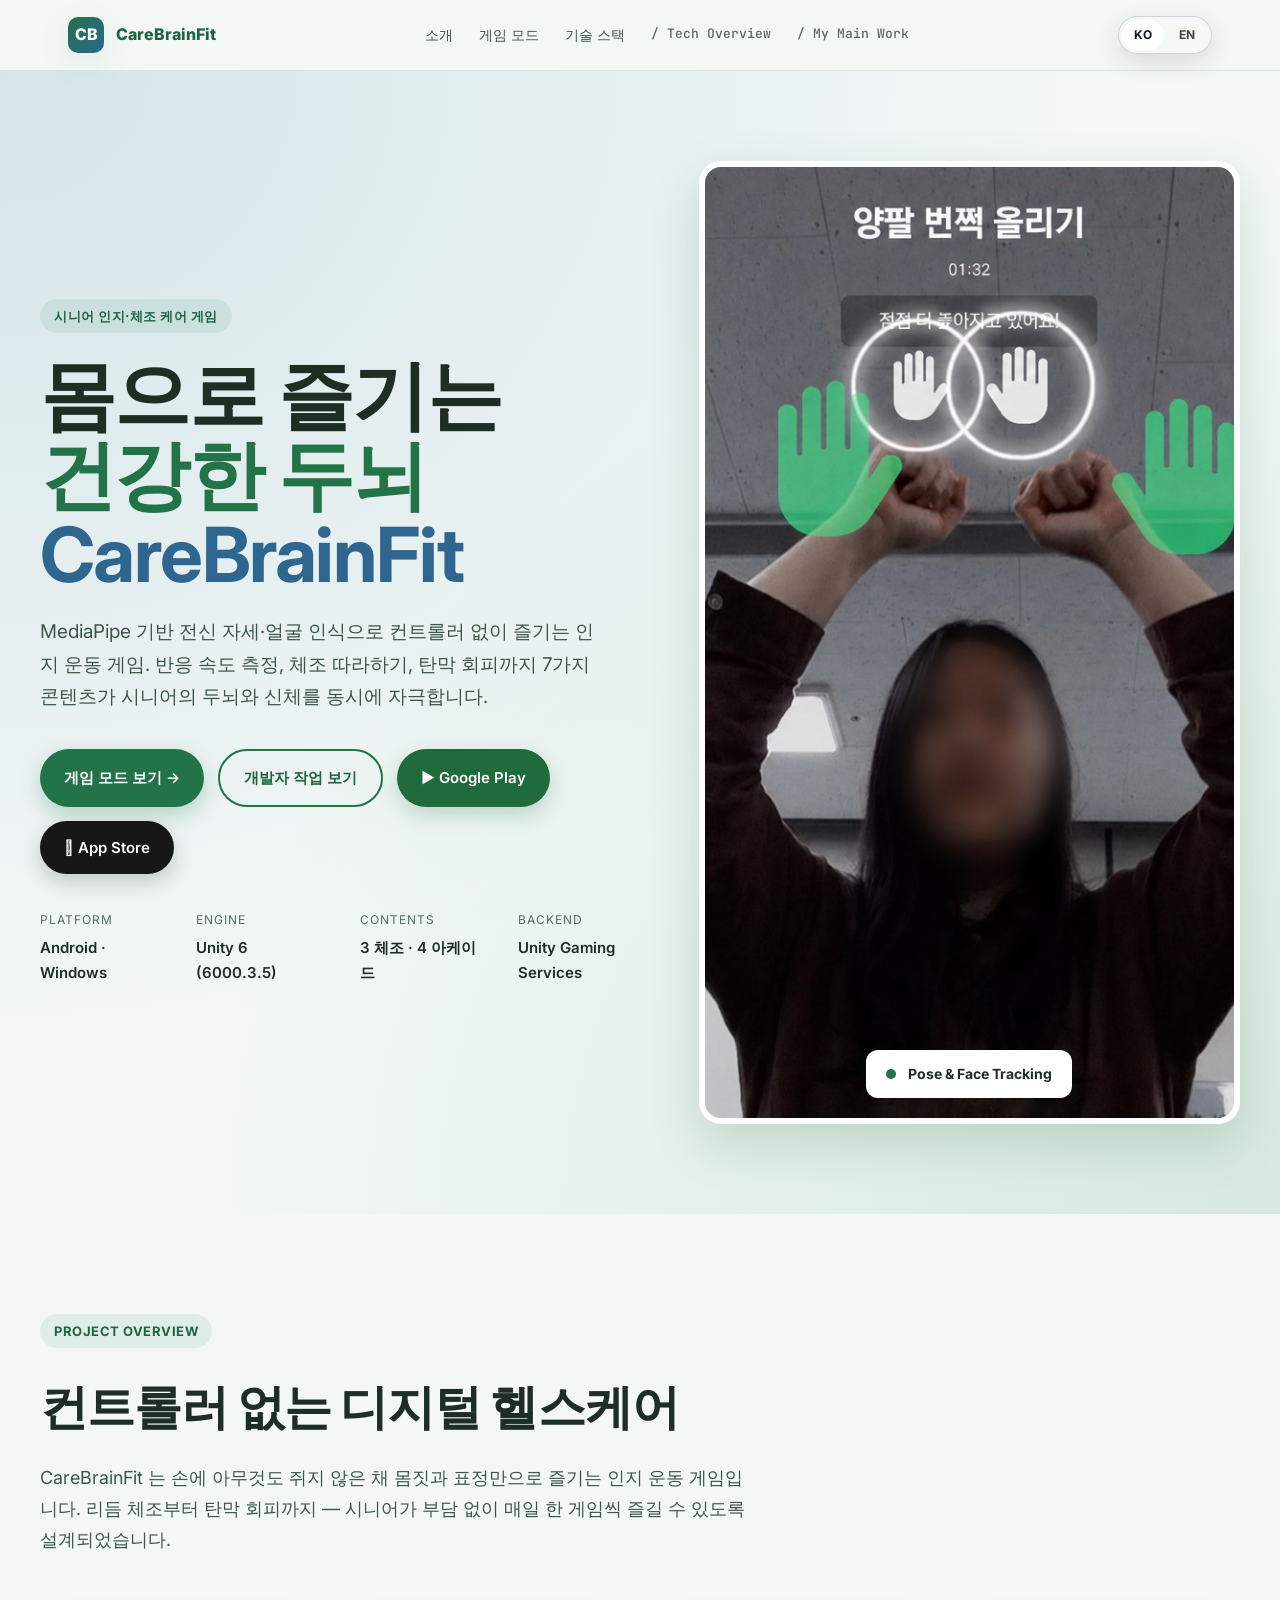
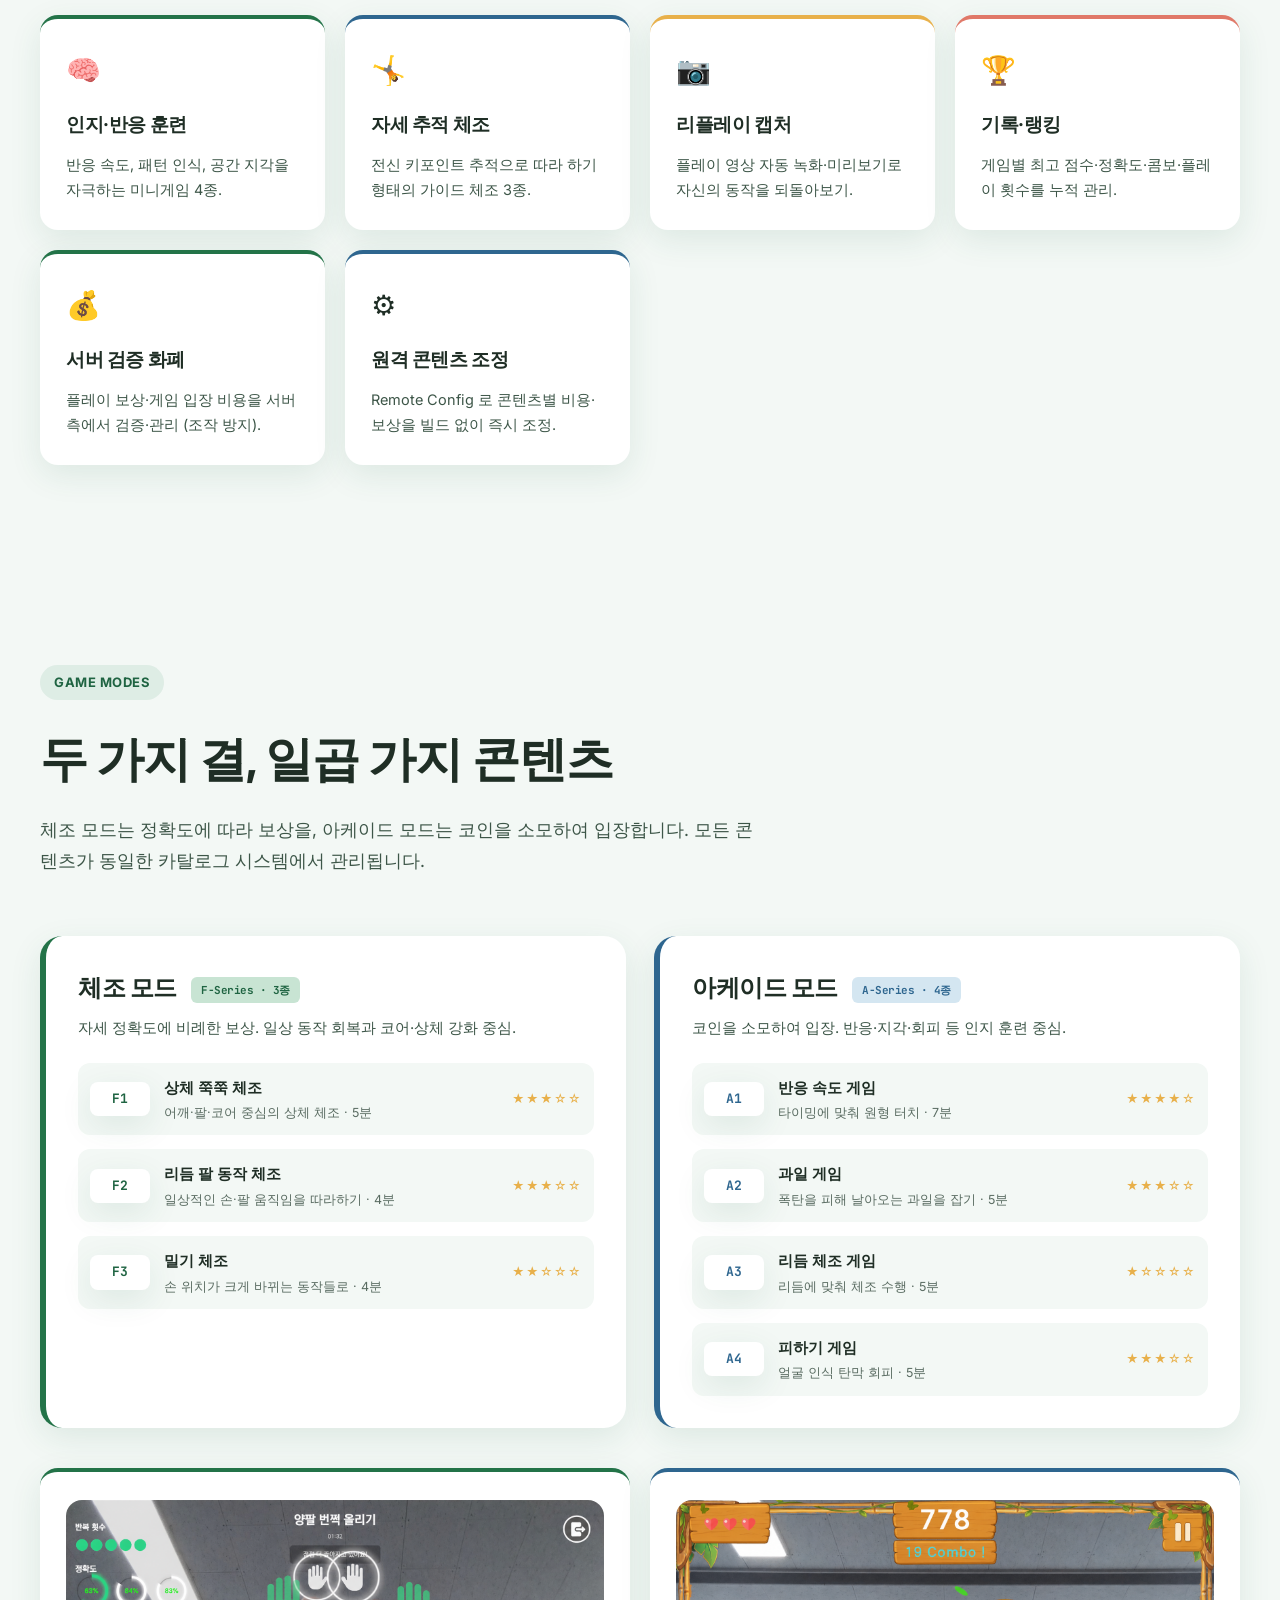
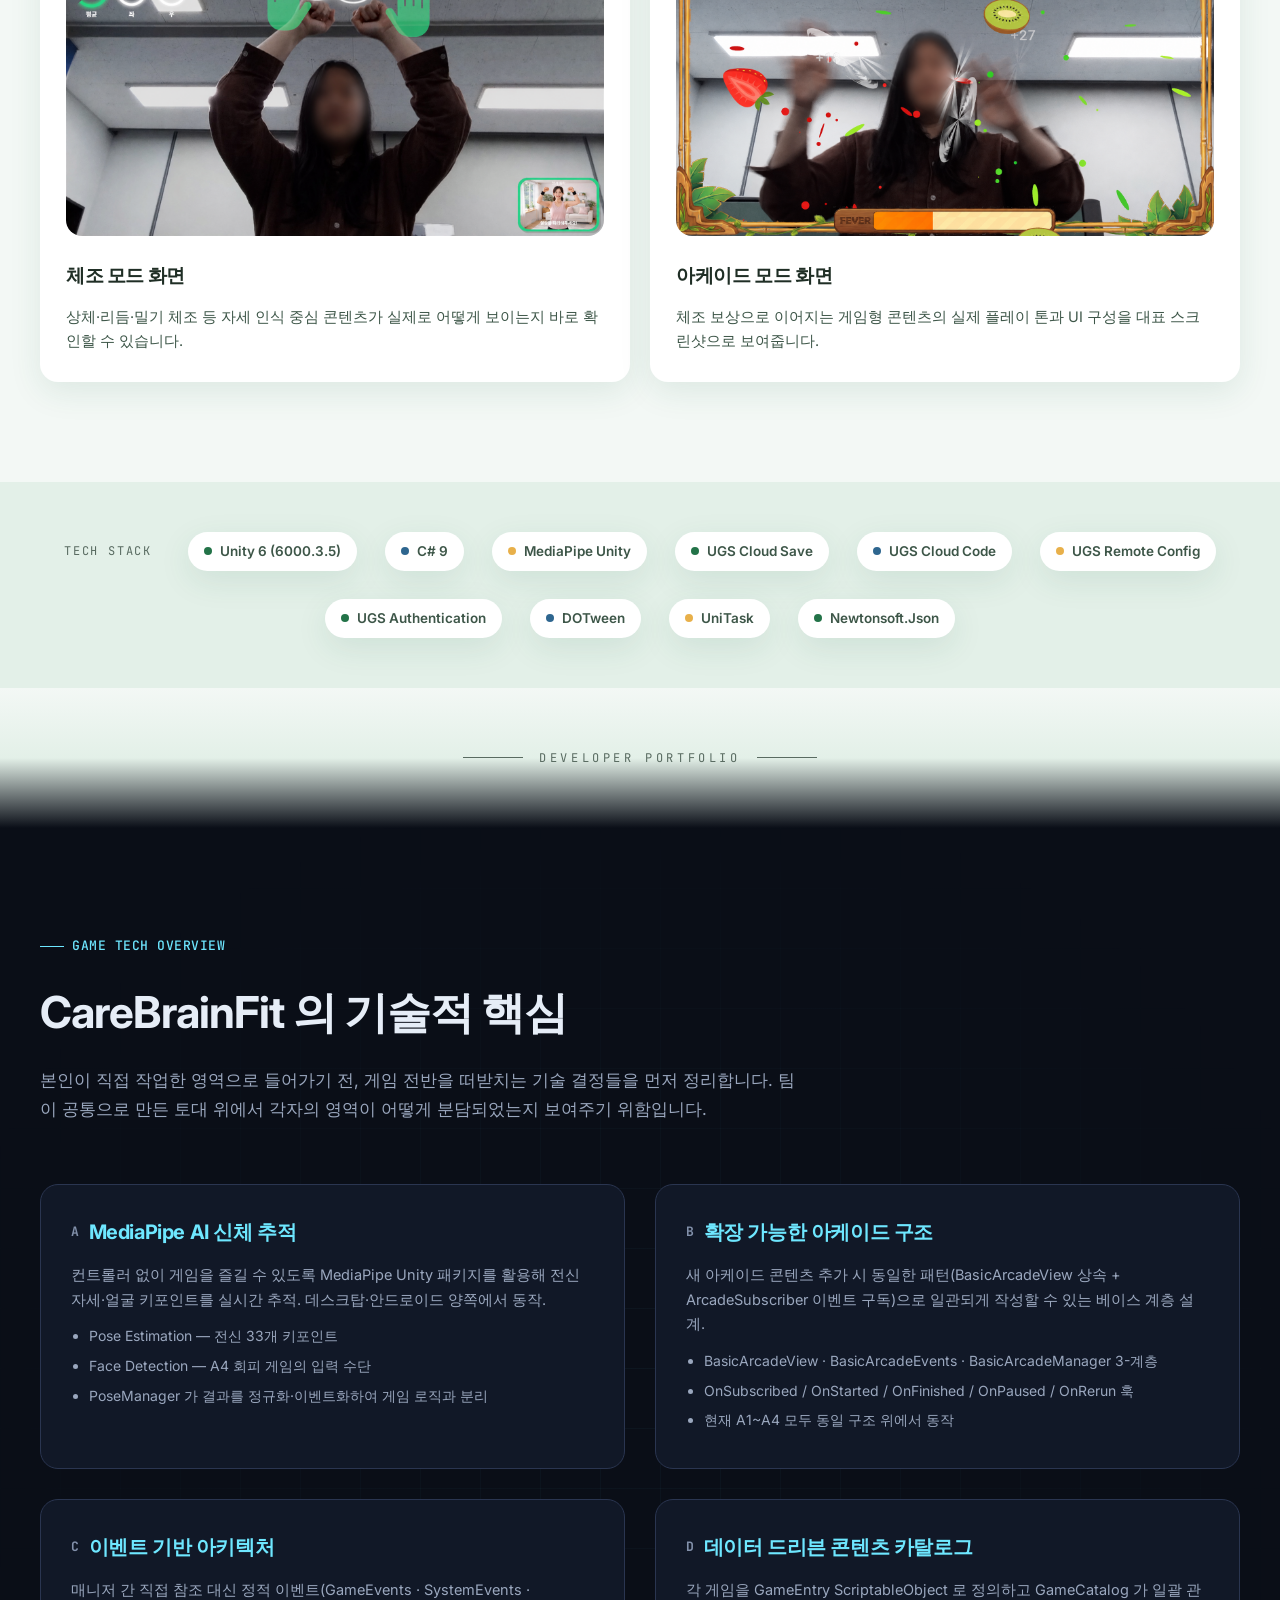
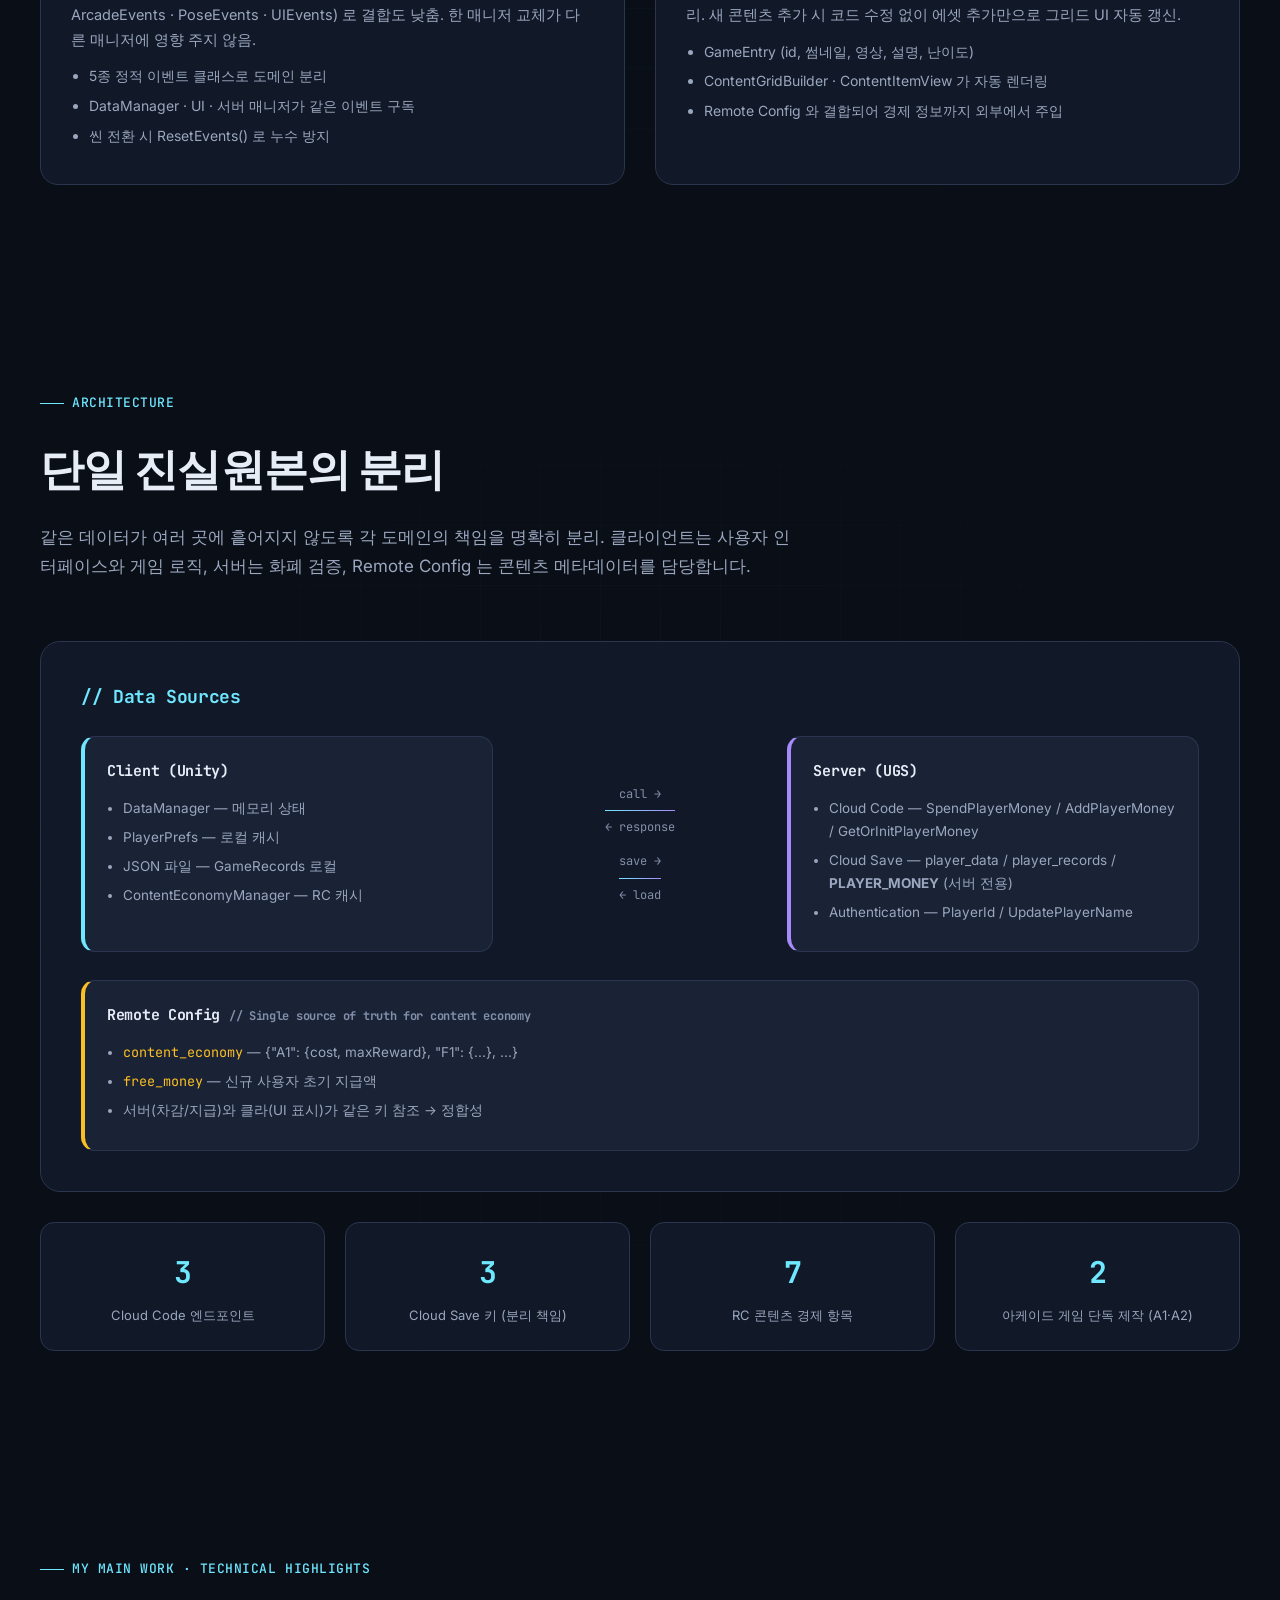
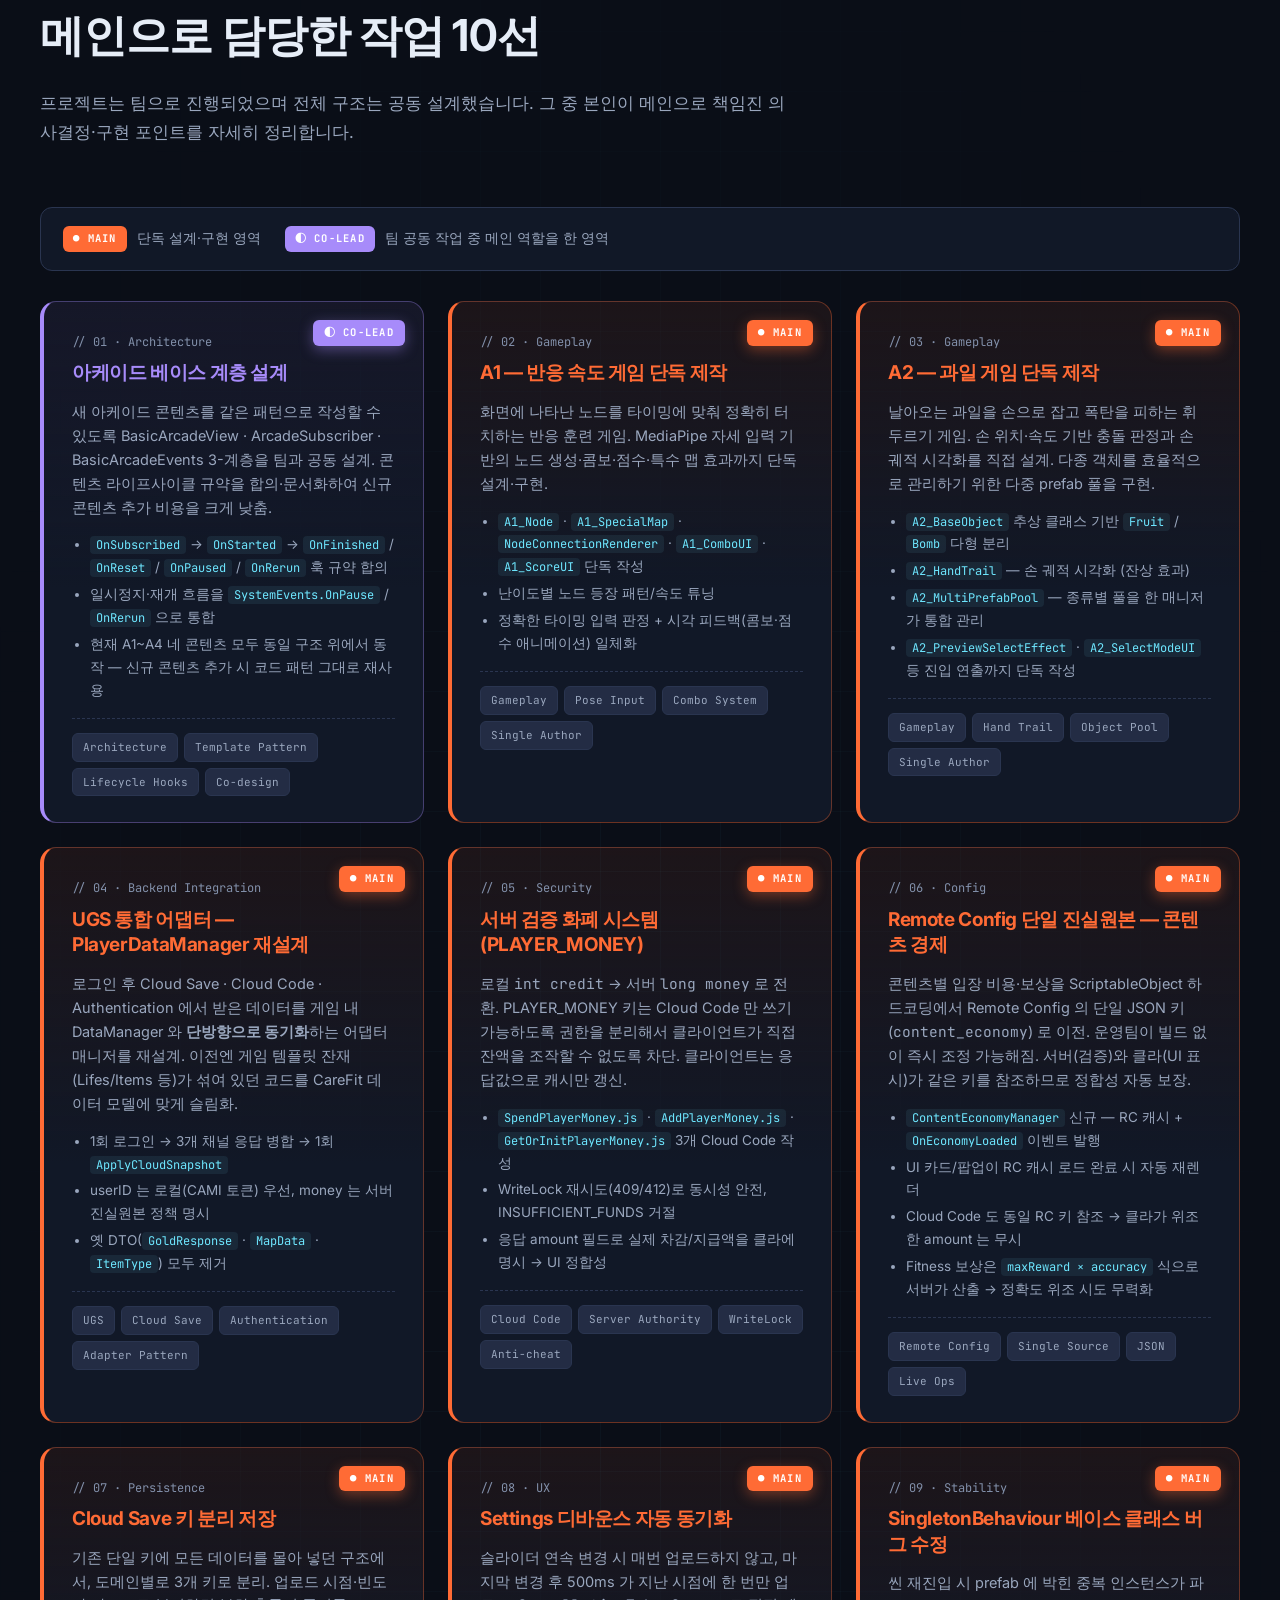
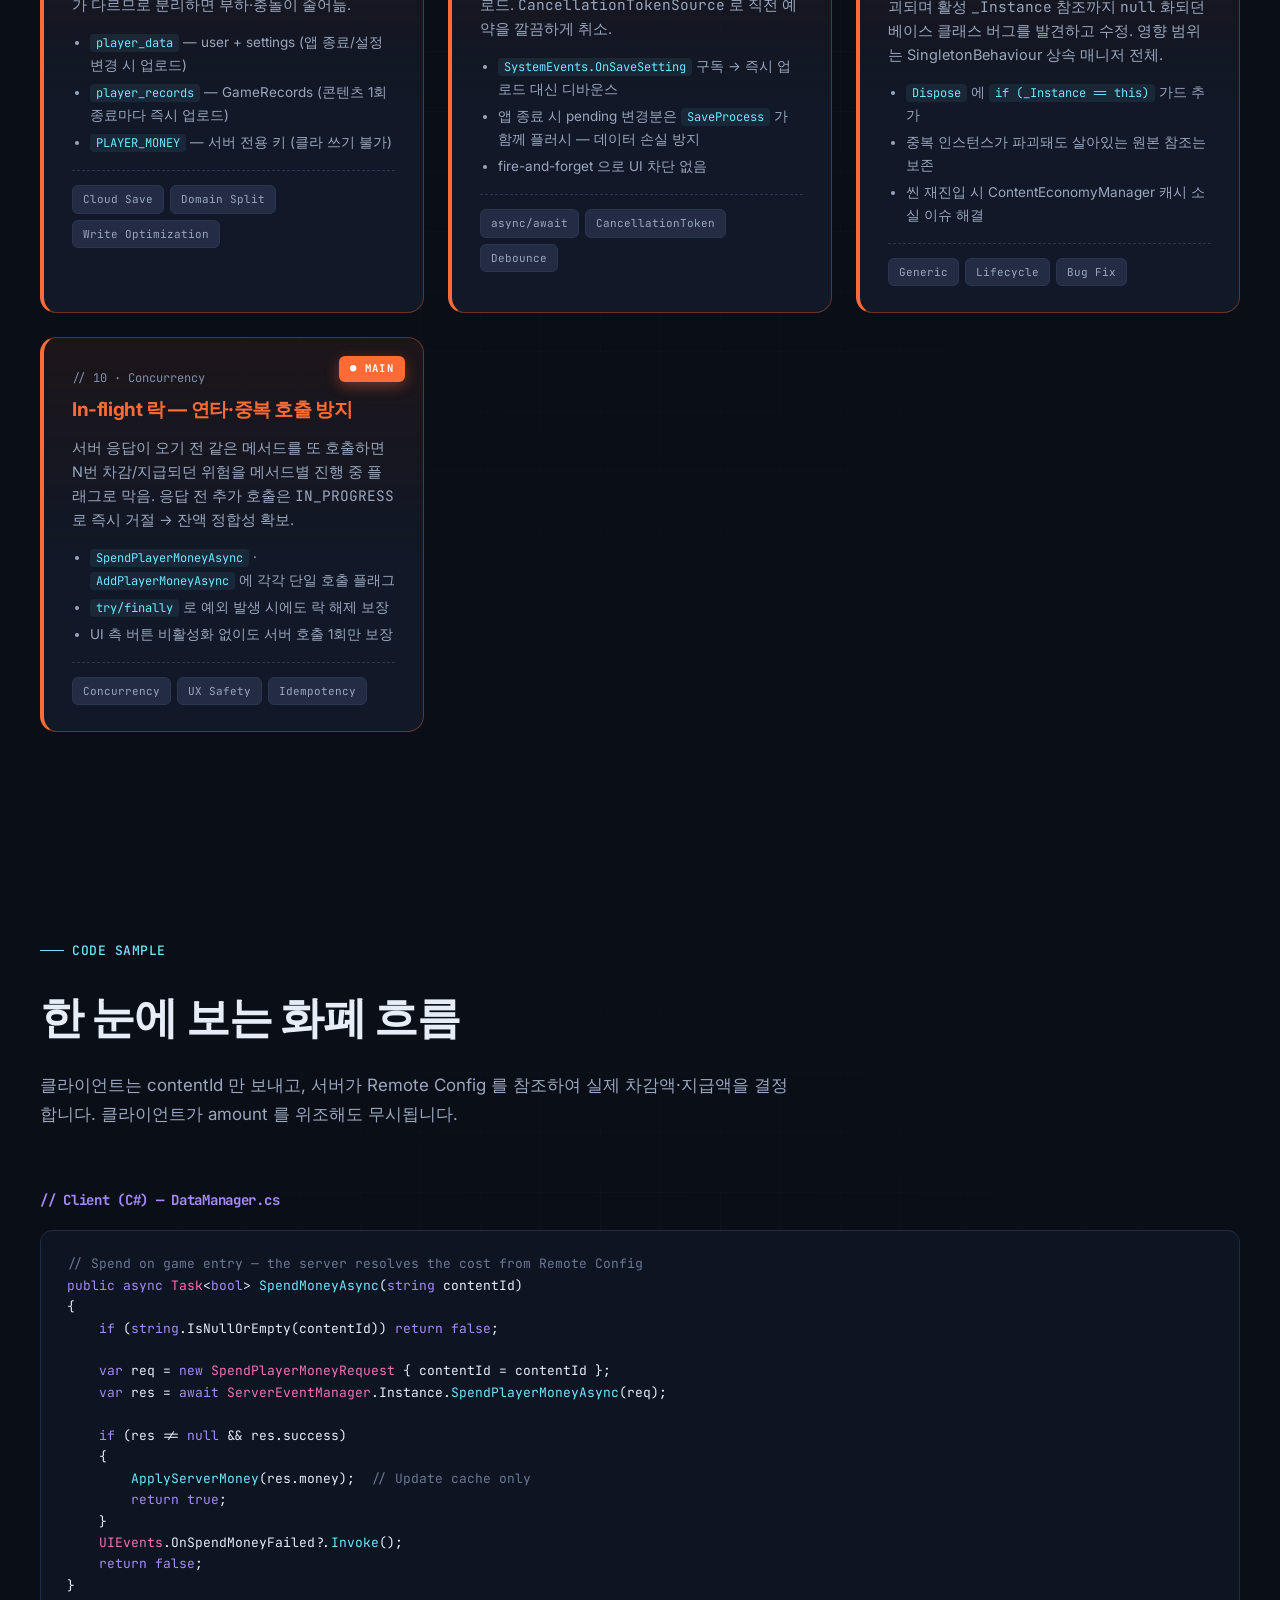
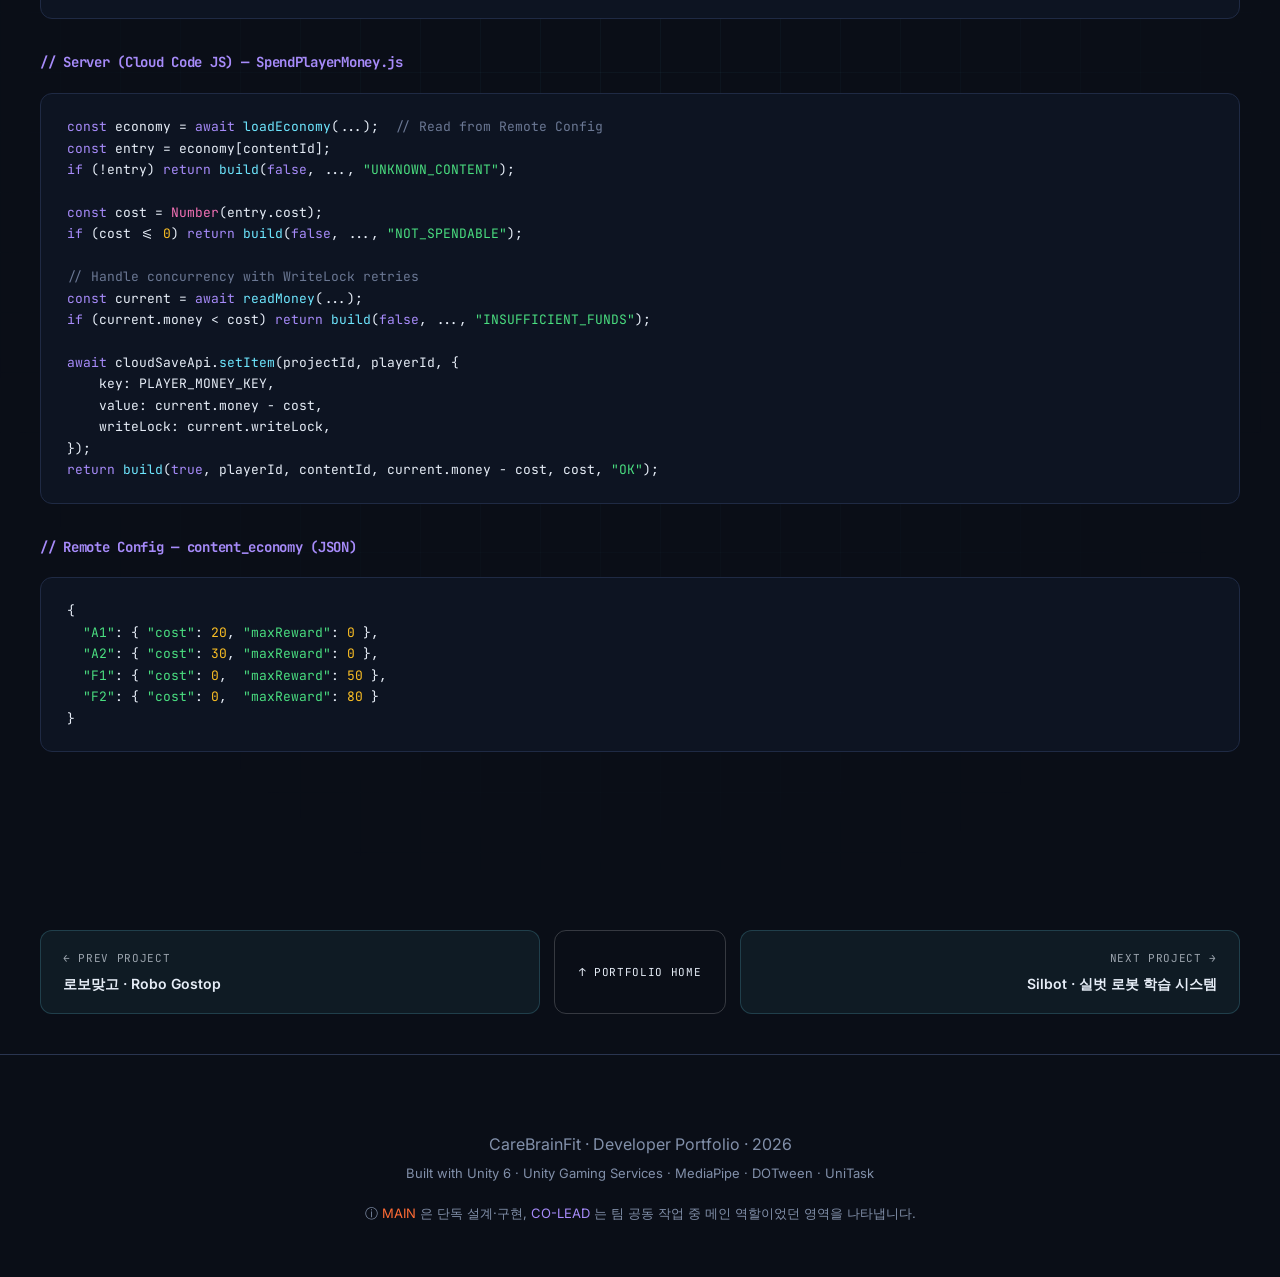
<file: carebrainfit/index.html>
<!DOCTYPE html>
<html lang="ko">
<head>
  <meta charset="UTF-8" />
  <meta name="viewport" content="width=device-width, initial-scale=1.0" />
  <title>CareBrainFit — 시니어 인지·체조 게임 · Showcase &amp; Developer Portfolio</title>
  <meta name="description" content="MediaPipe 기반 체조·아케이드 인지 운동 게임 'CareBrainFit'. UGS(Cloud Save/Cloud Code/Remote Config) 통합과 서버 검증 화폐 시스템을 담당한 개발자 포트폴리오." />

  <link rel="preconnect" href="https://fonts.googleapis.com" />
  <link rel="preconnect" href="https://fonts.gstatic.com" crossorigin />
  <link href="https://fonts.googleapis.com/css2?family=Inter:wght@300;400;500;600;700;800&family=JetBrains+Mono:wght@400;500;700&display=optional" rel="stylesheet" />

  <style>
    /* ============================================================
       Theme tokens — 두 톤(밝은 헬스케어 / 다크 기술)
       ============================================================ */
    :root {
      /* Light tone — Game introduction (헬스/케어) */
      --l-bg: #f3f8f5;
      --l-bg-soft: #e3f0e8;
      --l-paper: #ffffff;
      --l-ink: #1f2e25;
      --l-ink-soft: #3d5648;
      --l-ink-muted: #596b61;
      --l-accent: #237348;
      --l-accent-deep: #1f6442;
      --l-accent-soft: #c8e4d3;
      --l-blue: #2e668f;
      --l-blue-soft: #d4e6f1;
      --l-amber: #e8b04a;
      --l-coral: #e07868;
      --l-shadow: 0 10px 32px rgba(31, 100, 66, 0.10);
      --l-shadow-strong: 0 20px 50px rgba(31, 100, 66, 0.18);

      /* Dark tone — Technical deep-dive */
      --d-bg-0: #0a0e17;
      --d-bg-1: #111827;
      --d-bg-2: #1a2236;
      --d-bg-3: #232c44;
      --d-line: #2a3550;
      --d-text: #e6edf7;
      --d-text-dim: #9aa7be;
      --d-text-muted: #8290aa;
      --d-accent: #6ee7ff;
      --d-accent-2: #a78bfa;
      --d-accent-3: #f472b6;
      --d-green: #4ade80;
      --d-amber: #fbbf24;
      --d-code-bg: #0d1422;
      --d-code-border: #1f2a44;
      --d-shadow: 0 12px 40px rgba(0, 0, 0, 0.5);

      /* 본인 메인 담당 강조 */
      --mine: #ff6b35;
      --mine-soft: #fff1ec;
      --mine-deep: #c8451f;
      --coop: #a78bfa;
      --coop-soft: #2a2348;
    }

    * { box-sizing: border-box; }
    html { scroll-behavior: smooth; }
    body {
      margin: 0;
      font-family: "Inter", "Noto Sans KR", system-ui, sans-serif;
      line-height: 1.7;
      -webkit-font-smoothing: antialiased;
    }
    h1, h2, h3, h4 { letter-spacing: -0.02em; font-weight: 700; }
    code, pre { font-family: "JetBrains Mono", ui-monospace, monospace; }

    /* ============================================================
       Section base
       ============================================================ */
    section { padding: 100px 28px; position: relative; }
    .container { max-width: 1200px; margin: 0 auto; }

    /* ============================================================
       Part 1 — Light theme (Game introduction)
       ============================================================ */
    .light {
      background: var(--l-bg);
      color: var(--l-ink);
    }
    .light .section-eyebrow {
      display: inline-block;
      padding: 6px 14px;
      background: rgba(45, 138, 90, 0.10);
      color: var(--l-accent-deep);
      border-radius: 999px;
      font-size: 13px; font-weight: 700;
      margin-bottom: 18px;
      letter-spacing: 0.04em;
    }
    .light h2.section-title {
      font-size: clamp(32px, 4vw, 48px);
      margin: 0 0 16px;
      color: var(--l-ink);
    }
    .light .section-sub {
      font-size: 18px; color: var(--l-ink-soft);
      max-width: 720px;
      margin: 0 0 60px;
    }

    /* ============================================================
       Part 2 — Dark theme (Technical)
       ============================================================ */
    .dark {
      background: var(--d-bg-0);
      color: var(--d-text);
    }
    .dark .section-eyebrow {
      display: inline-flex; align-items: center; gap: 8px;
      color: var(--d-accent);
      font-family: "JetBrains Mono", monospace;
      font-size: 13px; font-weight: 500;
      margin-bottom: 18px;
      letter-spacing: 0.04em;
    }
    .dark .section-eyebrow::before {
      content: ""; width: 24px; height: 1px;
      background: var(--d-accent);
    }
    .dark h2.section-title {
      font-size: clamp(28px, 3.5vw, 44px);
      margin: 0 0 16px;
      color: var(--d-text);
    }
    .dark .section-sub {
      font-size: 17px; color: var(--d-text-dim);
      max-width: 760px;
      margin: 0 0 60px;
    }

    /* Dark grid background */
    .dark::before {
      content: ""; position: absolute; inset: 0;
      background-image:
        linear-gradient(rgba(110, 231, 255, 0.04) 1px, transparent 1px),
        linear-gradient(90deg, rgba(110, 231, 255, 0.04) 1px, transparent 1px);
      background-size: 60px 60px;
      mask-image: radial-gradient(ellipse at center, black 0%, transparent 80%);
      pointer-events: none;
      z-index: 0;
    }
    .dark .container { position: relative; z-index: 1; }

    /* ============================================================
       Section transition divider (warm → dark)
       ============================================================ */
    .transition-band {
      padding: 0;
      background: linear-gradient(180deg, var(--l-bg) 0%, var(--l-bg-soft) 50%, var(--d-bg-0) 100%);
      height: 140px;
      display: flex; align-items: center; justify-content: center;
      position: relative;
    }
    .transition-band .label {
      font-family: "JetBrains Mono", monospace;
      font-size: 12px;
      letter-spacing: 0.3em;
      color: var(--l-ink-muted);
      text-transform: uppercase;
      display: flex; align-items: center; gap: 16px;
    }
    .transition-band .label::before,
    .transition-band .label::after {
      content: ""; width: 60px; height: 1px;
      background: var(--l-ink-muted);
    }

    /* ============================================================
       Nav (sticky, adapts to theme)
       ============================================================ */
    header.nav {
      position: sticky; top: 0; z-index: 50;
      background: rgba(243, 248, 245, 0.92);
      backdrop-filter: blur(12px);
      border-bottom: 1px solid rgba(45, 138, 90, 0.15);
      transition: background .3s, border-color .3s;
    }
    .nav-inner {
      max-width: 1200px; margin: 0 auto;
      padding: 16px 28px;
      display: flex; align-items: center; justify-content: space-between;
    }
    .brand {
      display: flex; align-items: center; gap: 12px;
      font-weight: 800; font-size: 16px;
      color: var(--l-accent-deep); text-decoration: none;
    }
    .brand .logo-icon {
      width: 36px; height: 36px;
      border-radius: 10px;
      background: linear-gradient(135deg, var(--l-accent), var(--l-blue));
      display: flex; align-items: center; justify-content: center;
      color: white; font-weight: 800;
      box-shadow: var(--l-shadow);
    }
    .nav-links { display: flex; gap: 26px; flex-wrap: wrap; }
    .nav-links a {
      color: var(--l-ink-soft); text-decoration: none;
      font-size: 14px; font-weight: 500;
      transition: color .15s;
    }
    .nav-links a:hover { color: var(--l-accent-deep); }
    .nav-links a.tech { color: var(--l-ink-muted); font-family: "JetBrains Mono", monospace; font-size: 13px; }

    /* ============================================================
       Hero — light
       ============================================================ */
    .hero {
      padding: 90px 28px 90px;
      background:
        radial-gradient(ellipse at top left, rgba(79, 139, 184, 0.18), transparent 60%),
        radial-gradient(ellipse at bottom right, rgba(45, 138, 90, 0.14), transparent 60%),
        var(--l-bg);
      overflow: hidden;
    }
    .hero-inner {
      max-width: 1200px; margin: 0 auto;
      display: grid; grid-template-columns: 1.05fr 0.95fr; gap: 60px; align-items: center;
    }
    .hero-eyebrow {
      display: inline-flex; align-items: center; gap: 8px;
      padding: 6px 14px;
      background: rgba(45, 138, 90, 0.10);
      color: var(--l-accent-deep);
      border-radius: 999px;
      font-size: 13px; font-weight: 700;
      margin-bottom: 22px;
      letter-spacing: 0.04em;
    }
    .hero h1 {
      font-size: clamp(40px, 6.5vw, 76px);
      line-height: 1.05;
      margin: 0 0 22px;
      color: var(--l-ink);
    }
    .hero h1 .accent { color: var(--l-accent); }
    .hero h1 .accent-blue { color: var(--l-blue); }
    .hero .lead {
      font-size: 19px; color: var(--l-ink-soft);
      max-width: 560px; margin: 0 0 36px;
    }
    .hero-cta { display: flex; gap: 14px; flex-wrap: wrap; }
    .btn {
      display: inline-flex; align-items: center; gap: 8px;
      padding: 14px 24px;
      border-radius: 999px;
      font-size: 15px; font-weight: 600;
      text-decoration: none; cursor: pointer;
      transition: transform .15s, box-shadow .2s;
      border: none;
    }
    .btn-primary {
      background: var(--l-accent); color: white;
      box-shadow: 0 8px 20px rgba(45, 138, 90, 0.30);
    }
    .btn-primary:hover { transform: translateY(-2px); box-shadow: 0 12px 28px rgba(45, 138, 90, 0.42); }
    .btn-ghost {
      background: transparent; color: var(--l-accent-deep);
      border: 2px solid var(--l-accent);
    }
    .btn-ghost:hover { background: var(--l-accent); color: white; }
    .btn-app-store {
      background: #171717;
      color: white;
      box-shadow: 0 8px 20px rgba(23, 23, 23, 0.2);
    }
    .btn-app-store:hover { transform: translateY(-2px); box-shadow: 0 12px 28px rgba(23, 23, 23, 0.3); }
    .btn-google-play {
      background: #1f6b3b;
      color: white;
      box-shadow: 0 8px 20px rgba(31, 107, 59, 0.22);
    }
    .btn-google-play:hover { transform: translateY(-2px); box-shadow: 0 12px 28px rgba(31, 107, 59, 0.34); }

    .hero-visual { max-width: 560px; margin: 0 auto; position: relative; }
    .hero-screenshot {
      position: relative; border-radius: 22px; overflow: hidden;
      box-shadow: var(--l-shadow-strong);
      border: 6px solid white;
      background: linear-gradient(135deg, var(--l-blue-soft), var(--l-accent-soft));
      aspect-ratio: 9 / 16;
      display: flex; align-items: center; justify-content: center;
    }
    .hero-screenshot img {
      display: block; width: 100%; height: 100%; object-fit: cover;
    }
    .hero-screenshot .placeholder {
      text-align: center; color: var(--l-ink-muted);
      font-family: "JetBrains Mono", monospace; font-size: 13px;
      padding: 40px;
    }
    .hero-screenshot .placeholder strong { color: var(--l-ink-soft); display: block; margin-bottom: 8px; font-size: 16px; }
    .hero-screenshot .badge {
      position: absolute; bottom: 20px; left: 50%;
      transform: translateX(-50%);
      background: white; padding: 12px 20px; border-radius: 12px;
      box-shadow: var(--l-shadow);
      display: flex; align-items: center; gap: 12px;
      font-weight: 700; font-size: 14px;
      color: var(--l-ink); white-space: nowrap;
    }
    .badge .dot {
      width: 10px; height: 10px; border-radius: 50%;
      background: var(--l-accent);
      animation: pulse 1.8s infinite;
    }
    @keyframes pulse {
      0%, 100% { box-shadow: 0 0 0 4px rgba(45, 138, 90, 0.25); }
      50% { box-shadow: 0 0 0 10px rgba(45, 138, 90, 0); }
    }

    /* Hero quick meta */
    .hero-meta {
      margin-top: 36px;
      display: grid; grid-template-columns: repeat(4, auto);
      gap: 28px;
    }
    .hero-meta div {
      display: flex; flex-direction: column;
    }
    .hero-meta .k {
      font-size: 12px; color: var(--l-ink-muted);
      text-transform: uppercase; letter-spacing: 0.08em;
    }
    .hero-meta .v {
      font-size: 15px; color: var(--l-ink); font-weight: 600;
      margin-top: 4px;
    }

    /* ============================================================
       Features grid — light
       ============================================================ */
    .features { background: linear-gradient(180deg, var(--l-bg), var(--l-paper)); }
    .feat-grid {
      display: grid;
      grid-template-columns: repeat(auto-fit, minmax(240px, 1fr));
      gap: 20px;
    }
    .feat-card {
      background: white;
      border-radius: 18px;
      padding: 28px 26px;
      box-shadow: var(--l-shadow);
      border-top: 4px solid var(--l-accent);
      transition: transform .2s;
    }
    .feat-card:nth-child(2) { border-top-color: var(--l-blue); }
    .feat-card:nth-child(3) { border-top-color: var(--l-amber); }
    .feat-card:nth-child(4) { border-top-color: var(--l-coral); }
    .feat-card:nth-child(5) { border-top-color: var(--l-accent); }
    .feat-card:nth-child(6) { border-top-color: var(--l-blue); }
    .feat-card:hover { transform: translateY(-4px); }
    .feat-card h3 {
      margin: 0 0 12px; font-size: 19px; color: var(--l-ink);
    }
    .feat-card p {
      margin: 0; font-size: 14.5px; color: var(--l-ink-soft);
    }
    .feat-card .icon {
      font-size: 28px; margin-bottom: 14px;
    }

    /* ============================================================
       Game Modes — light
       ============================================================ */
    .modes { background: var(--l-bg); }
    .mode-grid {
      display: grid;
      grid-template-columns: 1fr 1fr;
      gap: 28px;
    }
    .mode-block {
      background: white; border-radius: 22px;
      padding: 32px; box-shadow: var(--l-shadow);
    }
    .mode-block.fitness { border-left: 6px solid var(--l-accent); }
    .mode-block.arcade { border-left: 6px solid var(--l-blue); }
    .mode-block h3 {
      margin: 0 0 6px;
      font-size: 24px;
      color: var(--l-ink);
    }
    .mode-block h3 .tag {
      display: inline-block; vertical-align: middle;
      font-size: 11px; padding: 4px 10px; border-radius: 6px;
      font-weight: 700; margin-left: 10px;
      font-family: "JetBrains Mono", monospace;
    }
    .mode-block.fitness h3 .tag { background: var(--l-accent-soft); color: var(--l-accent-deep); }
    .mode-block.arcade h3 .tag { background: var(--l-blue-soft); color: var(--l-blue); }
    .mode-block .desc { color: var(--l-ink-soft); font-size: 15px; margin: 0 0 22px; }
    .game-list { display: grid; gap: 14px; }
    .game-item {
      display: grid; grid-template-columns: 60px 1fr auto; gap: 14px; align-items: center;
      padding: 12px; border-radius: 12px;
      background: var(--l-bg);
      transition: background .15s;
    }
    .game-item:hover { background: var(--l-bg-soft); }
    .game-item .id {
      font-family: "JetBrains Mono", monospace;
      font-size: 13px; font-weight: 700;
      background: white; padding: 6px 10px;
      border-radius: 8px; text-align: center;
      box-shadow: var(--l-shadow);
      color: var(--l-accent-deep);
    }
    .mode-block.arcade .game-item .id { color: var(--l-blue); }
    .game-item .title {
      font-size: 15px; font-weight: 600; color: var(--l-ink);
    }
    .game-item .meta {
      font-size: 12.5px; color: var(--l-ink-muted);
      margin-top: 2px;
    }
    .game-item .diff {
      font-size: 12px; color: var(--l-amber);
      letter-spacing: 1px;
    }

    /* ============================================================
       Tech bar (between game intro and dev portfolio)
       ============================================================ */
    .tech-band {
      background: var(--l-bg-soft);
      padding: 50px 28px;
    }
    .tech-row {
      max-width: 1200px; margin: 0 auto;
      display: flex; flex-wrap: wrap; align-items: center;
      gap: 28px; justify-content: center;
    }
    .tech-row .label {
      font-family: "JetBrains Mono", monospace;
      font-size: 12px;
      letter-spacing: 0.15em;
      color: var(--l-ink-muted);
      text-transform: uppercase;
      margin-right: 8px;
    }
    .tech-pill {
      display: inline-flex; align-items: center; gap: 8px;
      padding: 8px 16px;
      background: white;
      border-radius: 999px;
      box-shadow: var(--l-shadow);
      font-size: 13.5px; font-weight: 600;
      color: var(--l-ink-soft);
    }
    .tech-pill .dot {
      width: 8px; height: 8px; border-radius: 50%;
      background: var(--l-accent);
    }
    .tech-pill:nth-child(3n) .dot { background: var(--l-blue); }
    .tech-pill:nth-child(3n+1) .dot { background: var(--l-amber); }

    /* ============================================================
       Dev role / overview — dark
       ============================================================ */
    .role-grid {
      display: grid; grid-template-columns: 1fr 1fr; gap: 30px;
      margin-top: 30px;
    }
    .role-card {
      background: var(--d-bg-1);
      border: 1px solid var(--d-line);
      border-radius: 18px;
      padding: 30px;
    }
    .role-card h3 {
      margin: 0 0 14px;
      font-size: 20px; color: var(--d-accent);
      display: flex; align-items: center; gap: 10px;
    }
    .role-card h3 .num {
      font-family: "JetBrains Mono", monospace;
      font-size: 13px; color: var(--d-text-muted);
    }
    .role-card p { color: var(--d-text-dim); font-size: 14.5px; margin: 0 0 10px; }
    .role-card ul { margin: 12px 0 0; padding: 0 0 0 18px; color: var(--d-text-dim); font-size: 14px; }
    .role-card li { margin-bottom: 6px; }

    /* 본인 메인 담당 카드 (단독) */
    .mine-card {
      background: linear-gradient(180deg, rgba(255, 107, 53, 0.10), rgba(255, 107, 53, 0.04));
      border: 1px solid rgba(255, 107, 53, 0.35);
      position: relative;
    }
    .mine-card::after {
      content: "MAIN"; position: absolute; top: -10px; right: 20px;
      background: var(--mine); color: white;
      padding: 4px 12px; border-radius: 6px;
      font-family: "JetBrains Mono", monospace;
      font-size: 11px; font-weight: 700;
      letter-spacing: 0.1em;
    }
    .mine-card h3 { color: var(--mine); }

    /* 공동 작업 / 메인 리드 카드 */
    .coop-card {
      background: linear-gradient(180deg, rgba(167, 139, 250, 0.10), rgba(167, 139, 250, 0.04));
      border: 1px solid rgba(167, 139, 250, 0.35);
      position: relative;
    }
    .coop-card::after {
      content: "CO-LEAD"; position: absolute; top: -10px; right: 20px;
      background: var(--coop); color: white;
      padding: 4px 12px; border-radius: 6px;
      font-family: "JetBrains Mono", monospace;
      font-size: 11px; font-weight: 700;
      letter-spacing: 0.1em;
    }
    .coop-card h3 { color: var(--coop); }

    /* ============================================================
       Architecture diagram - dark
       ============================================================ */
    .arch {
      background: var(--d-bg-1);
      border: 1px solid var(--d-line);
      border-radius: 20px;
      padding: 40px;
      margin-top: 30px;
    }
    .arch h3 {
      margin: 0 0 24px; color: var(--d-accent);
      font-size: 18px;
      font-family: "JetBrains Mono", monospace;
    }
    .arch-flow {
      display: grid; grid-template-columns: 1fr 0.6fr 1fr; gap: 24px;
      align-items: stretch;
    }
    .arch-node {
      background: var(--d-bg-2);
      border: 1px solid var(--d-line);
      border-radius: 14px;
      padding: 22px;
    }
    .arch-node.client { border-left: 4px solid var(--d-accent); }
    .arch-node.server { border-left: 4px solid var(--d-accent-2); }
    .arch-node.config { border-left: 4px solid var(--d-amber); }
    .arch-node h3 {
      margin: 0 0 12px;
      font-size: 15px; color: var(--d-text);
      font-family: "JetBrains Mono", monospace;
    }
    .arch-node ul { margin: 0; padding: 0 0 0 16px; color: var(--d-text-dim); font-size: 13.5px; }
    .arch-node li { margin-bottom: 6px; }
    .arch-mid {
      display: flex; flex-direction: column;
      align-items: center; justify-content: center;
      gap: 14px; padding: 12px 0;
    }
    .arch-arrow {
      font-family: "JetBrains Mono", monospace;
      color: var(--d-text-muted);
      font-size: 12px;
      text-align: center;
    }
    .arch-arrow .line {
      display: block;
      width: 100%; height: 1px;
      background: linear-gradient(90deg, var(--d-accent), var(--d-accent-2));
      margin: 6px 0;
    }

    /* ============================================================
       Tech highlight cards - dark (확장: 본문 + bullets + stack)
       ============================================================ */
    .highlights {
      display: grid; grid-template-columns: repeat(auto-fit, minmax(380px, 1fr));
      gap: 24px;
      margin-top: 30px;
    }
    .hl-card {
      background: var(--d-bg-1);
      border: 1px solid var(--d-line);
      border-left: 4px solid var(--d-line);
      border-radius: 16px;
      padding: 30px 28px 26px;
      position: relative;
      transition: transform .2s, border-color .2s;
    }
    .hl-card:hover { transform: translateY(-3px); }
    .hl-card .hl-num {
      font-family: "JetBrains Mono", monospace;
      font-size: 12px; color: var(--d-text-muted);
      margin-bottom: 8px;
    }
    .hl-card h3 {
      margin: 0 0 14px;
      font-size: 19px; color: var(--d-text);
      line-height: 1.35;
    }
    .hl-card p {
      color: var(--d-text-dim); font-size: 14.5px; margin: 0 0 14px;
      line-height: 1.65;
    }
    .hl-card ul {
      margin: 0 0 16px;
      padding: 0 0 0 18px;
      color: var(--d-text-dim);
      font-size: 13.5px;
      line-height: 1.7;
    }
    .hl-card ul li { margin-bottom: 4px; }
    .hl-card ul li code {
      font-size: 12px; color: var(--d-accent);
      background: rgba(110, 231, 255, 0.08);
      padding: 1px 6px; border-radius: 4px;
    }
    .hl-card .stack {
      display: flex; flex-wrap: wrap; gap: 6px;
      padding-top: 14px;
      border-top: 1px dashed var(--d-line);
    }
    .hl-card .stack span {
      font-family: "JetBrains Mono", monospace;
      font-size: 11px;
      padding: 4px 10px; border-radius: 6px;
      background: var(--d-bg-3);
      color: var(--d-text-dim);
      border: 1px solid var(--d-line);
    }

    /* MAIN — 단독 담당 (주황) */
    .hl-card.mine {
      border-color: rgba(255, 107, 53, 0.35);
      border-left: 4px solid var(--mine);
      background: linear-gradient(180deg, rgba(255, 107, 53, 0.08), var(--d-bg-1) 55%);
    }
    .hl-card.mine:hover { border-color: rgba(255, 107, 53, 0.6); border-left-color: var(--mine); }
    .hl-card.mine h3 { color: var(--mine); }
    .hl-card.mine::before {
      content: "● MAIN";
      position: absolute; top: 18px; right: 18px;
      background: var(--mine); color: white;
      padding: 4px 11px; border-radius: 6px;
      font-family: "JetBrains Mono", monospace;
      font-size: 10.5px; font-weight: 700;
      letter-spacing: 0.12em;
      box-shadow: 0 4px 14px rgba(255, 107, 53, 0.4);
    }

    /* CO-LEAD — 공동 작업 중 메인 (보라) */
    .hl-card.coop {
      border-color: rgba(167, 139, 250, 0.35);
      border-left: 4px solid var(--coop);
      background: linear-gradient(180deg, rgba(167, 139, 250, 0.08), var(--d-bg-1) 55%);
    }
    .hl-card.coop:hover { border-color: rgba(167, 139, 250, 0.6); border-left-color: var(--coop); }
    .hl-card.coop h3 { color: var(--coop); }
    .hl-card.coop::before {
      content: "◐ CO-LEAD";
      position: absolute; top: 18px; right: 18px;
      background: var(--coop); color: white;
      padding: 4px 11px; border-radius: 6px;
      font-family: "JetBrains Mono", monospace;
      font-size: 10.5px; font-weight: 700;
      letter-spacing: 0.12em;
      box-shadow: 0 4px 14px rgba(167, 139, 250, 0.4);
    }

    /* Legend (배지 설명) */
    .badge-legend {
      display: flex; gap: 24px; flex-wrap: wrap;
      margin: 30px 0 0;
      padding: 18px 22px;
      background: var(--d-bg-1);
      border: 1px solid var(--d-line);
      border-radius: 12px;
    }
    .badge-legend .item {
      display: flex; align-items: center; gap: 10px;
      font-size: 13.5px; color: var(--d-text-dim);
    }
    .badge-legend .swatch {
      display: inline-flex; align-items: center; justify-content: center;
      padding: 4px 10px; border-radius: 6px;
      font-family: "JetBrains Mono", monospace;
      font-size: 10.5px; font-weight: 700;
      letter-spacing: 0.12em;
      color: white;
    }
    .badge-legend .swatch.main { background: var(--mine); }
    .badge-legend .swatch.coop { background: var(--coop); }

    /* ============================================================
       Code blocks
       ============================================================ */
    pre.code {
      background: var(--d-code-bg);
      border: 1px solid var(--d-code-border);
      border-radius: 12px;
      padding: 22px 26px;
      overflow-x: auto;
      font-size: 13px; line-height: 1.65;
      margin: 18px 0;
    }
    pre.code .c { color: #6b7894; }
    pre.code .k { color: var(--d-accent-2); }
    pre.code .s { color: var(--d-green); }
    pre.code .n { color: var(--d-amber); }
    pre.code .f { color: var(--d-accent); }
    pre.code .t { color: var(--d-accent-3); }

    /* ============================================================
       Metrics row - dark
       ============================================================ */
    .metrics {
      display: grid; grid-template-columns: repeat(auto-fit, minmax(180px, 1fr));
      gap: 20px;
      margin-top: 30px;
    }
    .metric-card {
      background: var(--d-bg-1);
      border: 1px solid var(--d-line);
      border-radius: 14px;
      padding: 24px;
      text-align: center;
    }
    .metric-card .n {
      font-family: "JetBrains Mono", monospace;
      font-size: 30px; font-weight: 700;
      color: var(--d-accent);
      margin-bottom: 6px;
    }
    .metric-card .l {
      font-size: 13px; color: var(--d-text-dim);
    }

    /* ============================================================
       Media placeholder
       ============================================================ */
    .media-placeholder {
      background: white;
      border: 2px dashed var(--l-accent-soft);
      border-radius: 14px;
      padding: 30px;
      text-align: center;
      color: var(--l-ink-muted);
      font-family: "JetBrains Mono", monospace;
      font-size: 13px;
      margin: 20px 0;
    }
    .media-placeholder strong {
      display: block; color: var(--l-ink-soft); margin-bottom: 6px; font-size: 15px;
      font-family: "Inter", "Noto Sans KR", sans-serif;
    }
    .dark .media-placeholder {
      background: var(--d-bg-1);
      border: 2px dashed var(--d-line);
      color: var(--d-text-muted);
    }
    .dark .media-placeholder strong { color: var(--d-text-dim); }

    /* ============================================================
       Footer
       ============================================================ */
    footer.footer {
      background: var(--d-bg-0);
      color: var(--d-text-muted);
      padding: 60px 28px 40px;
      border-top: 1px solid var(--d-line);
      text-align: center;
    }
    footer.footer a { color: var(--d-accent); text-decoration: none; }
    footer.footer .small { font-size: 13px; margin-top: 12px; }

    /* ============================================================
       Responsive
       ============================================================ */
    @media (max-width: 900px) {
      section { padding: 70px 22px; }
      .hero-inner { grid-template-columns: 1fr; gap: 40px; }
      .hero-meta { grid-template-columns: repeat(2, auto); gap: 18px; }
      .mode-grid { grid-template-columns: 1fr; }
      .role-grid { grid-template-columns: 1fr; }
      .arch-flow { grid-template-columns: 1fr; }
      .arch-mid { transform: rotate(90deg); padding: 0; }
      .nav-links { display: none; }
    }
  </style>
  <link rel="stylesheet" href="../assets/language-toggle.css" />
</head>
<body>
  <a class="skip-link" href="#main-content">본문으로 바로가기</a>

  <!-- =================== NAV =================== -->
  <header class="nav">
    <div class="nav-inner">
      <a class="brand" href="#top">
        <span class="logo-icon">CB</span>
        <span>CareBrainFit</span>
      </a>
      <nav class="nav-links">
        <a href="#overview">소개</a>
        <a href="#modes">게임 모드</a>
        <a href="#tech">기술 스택</a>
        <a class="tech" href="#game-tech">/ Tech Overview</a>
        <a class="tech" href="#highlights">/ My Main Work</a>
      </nav>
      <div class="language-toggle" role="group" aria-label="Language switcher" data-no-translate>
        <button type="button" data-lang-value="ko" class="is-active" aria-pressed="true">KO</button>
        <button type="button" data-lang-value="en" aria-pressed="false">EN</button>
      </div>
    </div>
  </header>

  <main id="main-content">

  <!-- =================== HERO (warm) =================== -->
  <section class="hero light" id="top">
    <div class="hero-inner">
      <div>
        <span class="hero-eyebrow">시니어 인지·체조 케어 게임</span>
        <h1>
          몸으로 즐기는<br/>
          <span class="accent">건강한 두뇌</span><br/>
          <span class="accent-blue">CareBrainFit</span>
        </h1>
        <p class="lead">
          MediaPipe 기반 전신 자세·얼굴 인식으로 컨트롤러 없이 즐기는 인지 운동 게임.
          반응 속도 측정, 체조 따라하기, 탄막 회피까지 7가지 콘텐츠가 시니어의 두뇌와 신체를 동시에 자극합니다.
        </p>
        <div class="hero-cta">
          <a class="btn btn-primary" href="#modes">게임 모드 보기 →</a>
          <a class="btn btn-ghost" href="#highlights">개발자 작업 보기</a>
          <a class="btn btn-google-play" href="https://play.google.com/store/apps/details?id=com.robocare.CarebrainFit" target="_blank" rel="noopener" aria-label="Open CareBrainFit on Google Play">▶ Google Play</a>
          <a class="btn btn-app-store" href="https://apps.apple.com/kr/app/%EB%A1%9C%EB%B3%B4%EC%BC%80%EC%96%B4-carebrainfit/id6785417103" target="_blank" rel="noopener" aria-label="CareBrainFit App Store에서 보기"> App Store</a>
        </div>
        <div class="hero-meta">
          <div><span class="k">Platform</span><span class="v">Android · Windows</span></div>
          <div><span class="k">Engine</span><span class="v">Unity 6 (6000.3.5)</span></div>
          <div><span class="k">Contents</span><span class="v">3 체조 · 4 아케이드</span></div>
          <div><span class="k">Backend</span><span class="v">Unity Gaming Services</span></div>
        </div>
      </div>
      <div class="hero-visual">
        <div class="hero-screenshot">
          <!-- 📸 가이드: 메인 키 비주얼 또는 타이틀 화면 캡처를 여기에 추가하세요.
               파일명 예시: assets/hero_title.jpg
               권장 해상도: 1080 x 1920 (세로) 또는 1920 x 1080 (가로)
               아래 placeholder 를 <img src="..." alt="..."> 로 교체 -->
          <img src="assets/carebrainfit-hero.jpg" alt="케어 브레인 핏 대표 화면" width="1586" height="992" fetchpriority="high" decoding="async" />
          <div class="badge"><span class="dot"></span>Pose & Face Tracking</div>
        </div>
      </div>
    </div>
  </section>

  <!-- =================== OVERVIEW =================== -->
  <section class="light" id="overview">
    <div class="container">
      <span class="section-eyebrow">PROJECT OVERVIEW</span>
      <h2 class="section-title">컨트롤러 없는 디지털 헬스케어</h2>
      <p class="section-sub">
        CareBrainFit 는 손에 아무것도 쥐지 않은 채 몸짓과 표정만으로 즐기는 인지 운동 게임입니다.
        리듬 체조부터 탄막 회피까지 — 시니어가 부담 없이 매일 한 게임씩 즐길 수 있도록 설계되었습니다.
      </p>

      <div class="feat-grid">
        <div class="feat-card">
          <div class="icon">🧠</div>
          <h3>인지·반응 훈련</h3>
          <p>반응 속도, 패턴 인식, 공간 지각을 자극하는 미니게임 4종.</p>
        </div>
        <div class="feat-card">
          <div class="icon">🤸</div>
          <h3>자세 추적 체조</h3>
          <p>전신 키포인트 추적으로 따라 하기 형태의 가이드 체조 3종.</p>
        </div>
        <div class="feat-card">
          <div class="icon">📷</div>
          <h3>리플레이 캡처</h3>
          <p>플레이 영상 자동 녹화·미리보기로 자신의 동작을 되돌아보기.</p>
        </div>
        <div class="feat-card">
          <div class="icon">🏆</div>
          <h3>기록·랭킹</h3>
          <p>게임별 최고 점수·정확도·콤보·플레이 횟수를 누적 관리.</p>
        </div>
        <div class="feat-card">
          <div class="icon">💰</div>
          <h3>서버 검증 화폐</h3>
          <p>플레이 보상·게임 입장 비용을 서버 측에서 검증·관리 (조작 방지).</p>
        </div>
        <div class="feat-card">
          <div class="icon">⚙️</div>
          <h3>원격 콘텐츠 조정</h3>
          <p>Remote Config 로 콘텐츠별 비용·보상을 빌드 없이 즉시 조정.</p>
        </div>
      </div>
    </div>
  </section>

  <!-- =================== MODES =================== -->
  <section class="modes light" id="modes">
    <div class="container">
      <span class="section-eyebrow">GAME MODES</span>
      <h2 class="section-title">두 가지 결, 일곱 가지 콘텐츠</h2>
      <p class="section-sub">
        체조 모드는 정확도에 따라 보상을, 아케이드 모드는 코인을 소모하여 입장합니다. 모든 콘텐츠가 동일한 카탈로그 시스템에서 관리됩니다.
      </p>

      <div class="mode-grid">
        <!-- Fitness -->
        <div class="mode-block fitness">
          <h3>체조 모드 <span class="tag">F-Series · 3종</span></h3>
          <p class="desc">자세 정확도에 비례한 보상. 일상 동작 회복과 코어·상체 강화 중심.</p>
          <div class="game-list">
            <div class="game-item">
              <div class="id">F1</div>
              <div>
                <div class="title">상체 쭉쭉 체조</div>
                <div class="meta">어깨·팔·코어 중심의 상체 체조 · 5분</div>
              </div>
              <div class="diff">★★★☆☆</div>
            </div>
            <div class="game-item">
              <div class="id">F2</div>
              <div>
                <div class="title">리듬 팔 동작 체조</div>
                <div class="meta">일상적인 손·팔 움직임을 따라하기 · 4분</div>
              </div>
              <div class="diff">★★★☆☆</div>
            </div>
            <div class="game-item">
              <div class="id">F3</div>
              <div>
                <div class="title">밀기 체조</div>
                <div class="meta">손 위치가 크게 바뀌는 동작들로 · 4분</div>
              </div>
              <div class="diff">★★☆☆☆</div>
            </div>
          </div>
        </div>

        <!-- Arcade -->
        <div class="mode-block arcade">
          <h3>아케이드 모드 <span class="tag">A-Series · 4종</span></h3>
          <p class="desc">코인을 소모하여 입장. 반응·지각·회피 등 인지 훈련 중심.</p>
          <div class="game-list">
            <div class="game-item">
              <div class="id">A1</div>
              <div>
                <div class="title">반응 속도 게임</div>
                <div class="meta">타이밍에 맞춰 원형 터치 · 7분</div>
              </div>
              <div class="diff">★★★★☆</div>
            </div>
            <div class="game-item">
              <div class="id">A2</div>
              <div>
                <div class="title">과일 게임</div>
                <div class="meta">폭탄을 피해 날아오는 과일을 잡기 · 5분</div>
              </div>
              <div class="diff">★★★☆☆</div>
            </div>
            <div class="game-item">
              <div class="id">A3</div>
              <div>
                <div class="title">리듬 체조 게임</div>
                <div class="meta">리듬에 맞춰 체조 수행 · 5분</div>
              </div>
              <div class="diff">★☆☆☆☆</div>
            </div>
            <div class="game-item">
              <div class="id">A4</div>
              <div>
                <div class="title">피하기 게임</div>
                <div class="meta">얼굴 인식 탄막 회피 · 5분</div>
              </div>
              <div class="diff">★★★☆☆</div>
            </div>
          </div>
        </div>
      </div>

      <!-- 📸 가이드: 각 게임의 스크린샷 추가하면 좋은 위치
           파일명 예시:
             assets/game_F1.jpg, assets/game_F2.jpg, assets/game_F3.jpg
             assets/game_A1.jpg, assets/game_A2.jpg, assets/game_A3.jpg, assets/game_A4.jpg
           위 .game-item 안 또는 별도 갤러리 섹션에 배치 가능 -->
      <div class="feat-grid" style="margin-top: 40px;">
        <div class="feat-card">
          <img src="assets/image (8).png" alt="케어 브레인 핏 체조 모드 화면" loading="lazy" decoding="async" style="width: 100%; border-radius: 16px; margin-bottom: 16px;" />
          <h3>체조 모드 화면</h3>
          <p>상체·리듬·밀기 체조 등 자세 인식 중심 콘텐츠가 실제로 어떻게 보이는지 바로 확인할 수 있습니다.</p>
        </div>
        <div class="feat-card">
          <img src="assets/image (9).png" alt="케어 브레인 핏 아케이드 모드 화면" loading="lazy" decoding="async" style="width: 100%; border-radius: 16px; margin-bottom: 16px;" />
          <h3>아케이드 모드 화면</h3>
          <p>체조 보상으로 이어지는 게임형 콘텐츠의 실제 플레이 톤과 UI 구성을 대표 스크린샷으로 보여줍니다.</p>
        </div>
      </div>
    </div>
  </section>

  <!-- =================== TECH BAND =================== -->
  <section class="tech-band light" id="tech">
    <div class="tech-row">
      <span class="label">TECH STACK</span>
      <span class="tech-pill"><span class="dot"></span>Unity 6 (6000.3.5)</span>
      <span class="tech-pill"><span class="dot"></span>C# 9</span>
      <span class="tech-pill"><span class="dot"></span>MediaPipe Unity</span>
      <span class="tech-pill"><span class="dot"></span>UGS Cloud Save</span>
      <span class="tech-pill"><span class="dot"></span>UGS Cloud Code</span>
      <span class="tech-pill"><span class="dot"></span>UGS Remote Config</span>
      <span class="tech-pill"><span class="dot"></span>UGS Authentication</span>
      <span class="tech-pill"><span class="dot"></span>DOTween</span>
      <span class="tech-pill"><span class="dot"></span>UniTask</span>
      <span class="tech-pill"><span class="dot"></span>Newtonsoft.Json</span>
    </div>
  </section>

  <!-- =================== TRANSITION =================== -->
  <div class="transition-band">
    <span class="label">Developer Portfolio</span>
  </div>

  <!-- =================== GAME TECH OVERVIEW (dark, neutral) =================== -->
  <section class="dark" id="game-tech">
    <div class="container">
      <span class="section-eyebrow">GAME TECH OVERVIEW</span>
      <h2 class="section-title">CareBrainFit 의 기술적 핵심</h2>
      <p class="section-sub">
        본인이 직접 작업한 영역으로 들어가기 전, 게임 전반을 떠받치는 기술 결정들을 먼저 정리합니다.
        팀이 공통으로 만든 토대 위에서 각자의 영역이 어떻게 분담되었는지 보여주기 위함입니다.
      </p>

      <div class="role-grid">
        <div class="role-card">
          <h3><span class="num">A</span> MediaPipe AI 신체 추적</h3>
          <p>컨트롤러 없이 게임을 즐길 수 있도록 MediaPipe Unity 패키지를 활용해 전신 자세·얼굴 키포인트를 실시간 추적. 데스크탑·안드로이드 양쪽에서 동작.</p>
          <ul>
            <li>Pose Estimation — 전신 33개 키포인트</li>
            <li>Face Detection — A4 회피 게임의 입력 수단</li>
            <li>PoseManager 가 결과를 정규화·이벤트화하여 게임 로직과 분리</li>
          </ul>
        </div>

        <div class="role-card">
          <h3><span class="num">B</span> 확장 가능한 아케이드 구조</h3>
          <p>새 아케이드 콘텐츠 추가 시 동일한 패턴(BasicArcadeView 상속 + ArcadeSubscriber 이벤트 구독)으로 일관되게 작성할 수 있는 베이스 계층 설계.</p>
          <ul>
            <li>BasicArcadeView · BasicArcadeEvents · BasicArcadeManager 3-계층</li>
            <li>OnSubscribed / OnStarted / OnFinished / OnPaused / OnRerun 훅</li>
            <li>현재 A1~A4 모두 동일 구조 위에서 동작</li>
          </ul>
        </div>

        <div class="role-card">
          <h3><span class="num">C</span> 이벤트 기반 아키텍처</h3>
          <p>매니저 간 직접 참조 대신 정적 이벤트(GameEvents · SystemEvents · ArcadeEvents · PoseEvents · UIEvents) 로 결합도 낮춤. 한 매니저 교체가 다른 매니저에 영향 주지 않음.</p>
          <ul>
            <li>5종 정적 이벤트 클래스로 도메인 분리</li>
            <li>DataManager · UI · 서버 매니저가 같은 이벤트 구독</li>
            <li>씬 전환 시 ResetEvents() 로 누수 방지</li>
          </ul>
        </div>

        <div class="role-card">
          <h3><span class="num">D</span> 데이터 드리븐 콘텐츠 카탈로그</h3>
          <p>각 게임을 GameEntry ScriptableObject 로 정의하고 GameCatalog 가 일괄 관리. 새 콘텐츠 추가 시 코드 수정 없이 에셋 추가만으로 그리드 UI 자동 갱신.</p>
          <ul>
            <li>GameEntry (id, 썸네일, 영상, 설명, 난이도)</li>
            <li>ContentGridBuilder · ContentItemView 가 자동 렌더링</li>
            <li>Remote Config 와 결합되어 경제 정보까지 외부에서 주입</li>
          </ul>
        </div>
      </div>
    </div>
  </section>


  <!-- =================== ARCHITECTURE =================== -->
  <section class="dark" id="architecture">
    <div class="container">
      <span class="section-eyebrow">ARCHITECTURE</span>
      <h2 class="section-title">단일 진실원본의 분리</h2>
      <p class="section-sub">
        같은 데이터가 여러 곳에 흩어지지 않도록 각 도메인의 책임을 명확히 분리.
        클라이언트는 사용자 인터페이스와 게임 로직, 서버는 화폐 검증, Remote Config 는 콘텐츠 메타데이터를 담당합니다.
      </p>

      <div class="arch">
        <h3>// Data Sources</h3>
        <div class="arch-flow">
          <div class="arch-node client">
            <h3>Client (Unity)</h3>
            <ul>
              <li>DataManager — 메모리 상태</li>
              <li>PlayerPrefs — 로컬 캐시</li>
              <li>JSON 파일 — GameRecords 로컬</li>
              <li>ContentEconomyManager — RC 캐시</li>
            </ul>
          </div>
          <div class="arch-mid">
            <div class="arch-arrow">
              call →<span class="line"></span>← response
            </div>
            <div class="arch-arrow">
              save →<span class="line"></span>← load
            </div>
          </div>
          <div class="arch-node server">
            <h3>Server (UGS)</h3>
            <ul>
              <li>Cloud Code — SpendPlayerMoney / AddPlayerMoney / GetOrInitPlayerMoney</li>
              <li>Cloud Save — player_data / player_records / <strong>PLAYER_MONEY</strong> (서버 전용)</li>
              <li>Authentication — PlayerId / UpdatePlayerName</li>
            </ul>
          </div>
        </div>

        <div style="margin-top: 28px;">
          <div class="arch-node config">
            <h3>Remote Config <span style="color: var(--d-text-muted); font-size: 12px;">// Single source of truth for content economy</span></h3>
            <ul>
              <li><code style="color: var(--d-amber);">content_economy</code> — {"A1": {cost, maxReward}, "F1": {...}, ...}</li>
              <li><code style="color: var(--d-amber);">free_money</code> — 신규 사용자 초기 지급액</li>
              <li>서버(차감/지급)와 클라(UI 표시)가 같은 키 참조 → 정합성</li>
            </ul>
          </div>
        </div>
      </div>

      <div class="metrics">
        <div class="metric-card"><div class="n">3</div><div class="l">Cloud Code 엔드포인트</div></div>
        <div class="metric-card"><div class="n">3</div><div class="l">Cloud Save 키 (분리 책임)</div></div>
        <div class="metric-card"><div class="n">7</div><div class="l">RC 콘텐츠 경제 항목</div></div>
        <div class="metric-card"><div class="n">2</div><div class="l">아케이드 게임 단독 제작 (A1·A2)</div></div>
      </div>
    </div>
  </section>

  <!-- =================== HIGHLIGHTS (MY MAIN WORK) =================== -->
  <section class="dark" id="highlights">
    <div class="container">
      <span class="section-eyebrow">MY MAIN WORK · TECHNICAL HIGHLIGHTS</span>
      <h2 class="section-title">메인으로 담당한 작업 10선</h2>
      <p class="section-sub">
        프로젝트는 팀으로 진행되었으며 전체 구조는 공동 설계했습니다.
        그 중 본인이 메인으로 책임진 의사결정·구현 포인트를 자세히 정리합니다.
      </p>

      <div class="badge-legend">
        <div class="item">
          <span class="swatch main">● MAIN</span>
          <span>단독 설계·구현 영역</span>
        </div>
        <div class="item">
          <span class="swatch coop">◐ CO-LEAD</span>
          <span>팀 공동 작업 중 메인 역할을 한 영역</span>
        </div>
      </div>

      <div class="highlights">
        <!-- 01 -->
        <div class="hl-card coop">
          <div class="hl-num">// 01 · Architecture</div>
          <h3>아케이드 베이스 계층 설계</h3>
          <p>
            새 아케이드 콘텐츠를 같은 패턴으로 작성할 수 있도록 BasicArcadeView · ArcadeSubscriber · BasicArcadeEvents 3-계층을
            팀과 공동 설계. 콘텐츠 라이프사이클 규약을 합의·문서화하여 신규 콘텐츠 추가 비용을 크게 낮춤.
          </p>
          <ul>
            <li><code>OnSubscribed</code> → <code>OnStarted</code> → <code>OnFinished</code> / <code>OnReset</code> / <code>OnPaused</code> / <code>OnRerun</code> 훅 규약 합의</li>
            <li>일시정지·재개 흐름을 <code>SystemEvents.OnPause</code> / <code>OnRerun</code> 으로 통합</li>
            <li>현재 A1~A4 네 콘텐츠 모두 동일 구조 위에서 동작 — 신규 콘텐츠 추가 시 코드 패턴 그대로 재사용</li>
          </ul>
          <div class="stack">
            <span>Architecture</span><span>Template Pattern</span><span>Lifecycle Hooks</span><span>Co-design</span>
          </div>
        </div>

        <!-- 02 -->
        <div class="hl-card mine">
          <div class="hl-num">// 02 · Gameplay</div>
          <h3>A1 — 반응 속도 게임 단독 제작</h3>
          <p>
            화면에 나타난 노드를 타이밍에 맞춰 정확히 터치하는 반응 훈련 게임. MediaPipe 자세 입력 기반의 노드 생성·콤보·점수·특수 맵 효과까지 단독 설계·구현.
          </p>
          <ul>
            <li><code>A1_Node</code> · <code>A1_SpecialMap</code> · <code>NodeConnectionRenderer</code> · <code>A1_ComboUI</code> · <code>A1_ScoreUI</code> 단독 작성</li>
            <li>난이도별 노드 등장 패턴/속도 튜닝</li>
            <li>정확한 타이밍 입력 판정 + 시각 피드백(콤보·점수 애니메이션) 일체화</li>
          </ul>
          <div class="stack">
            <span>Gameplay</span><span>Pose Input</span><span>Combo System</span><span>Single Author</span>
          </div>
        </div>

        <!-- 03 -->
        <div class="hl-card mine">
          <div class="hl-num">// 03 · Gameplay</div>
          <h3>A2 — 과일 게임 단독 제작</h3>
          <p>
            날아오는 과일을 손으로 잡고 폭탄을 피하는 휘두르기 게임. 손 위치·속도 기반 충돌 판정과 손 궤적 시각화를 직접 설계.
            다종 객체를 효율적으로 관리하기 위한 다중 prefab 풀을 구현.
          </p>
          <ul>
            <li><code>A2_BaseObject</code> 추상 클래스 기반 <code>Fruit</code> / <code>Bomb</code> 다형 분리</li>
            <li><code>A2_HandTrail</code> — 손 궤적 시각화 (잔상 효과)</li>
            <li><code>A2_MultiPrefabPool</code> — 종류별 풀을 한 매니저가 통합 관리</li>
            <li><code>A2_PreviewSelectEffect</code> · <code>A2_SelectModeUI</code> 등 진입 연출까지 단독 작성</li>
          </ul>
          <div class="stack">
            <span>Gameplay</span><span>Hand Trail</span><span>Object Pool</span><span>Single Author</span>
          </div>
        </div>

        <!-- 04 -->
        <div class="hl-card mine">
          <div class="hl-num">// 04 · Backend Integration</div>
          <h3>UGS 통합 어댑터 — PlayerDataManager 재설계</h3>
          <p>
            로그인 후 Cloud Save · Cloud Code · Authentication 에서 받은 데이터를 게임 내 DataManager 와
            <strong>단방향으로 동기화</strong>하는 어댑터 매니저를 재설계. 이전엔 게임 템플릿 잔재(Lifes/Items 등)가 섞여 있던 코드를
            CareFit 데이터 모델에 맞게 슬림화.
          </p>
          <ul>
            <li>1회 로그인 → 3개 채널 응답 병합 → 1회 <code>ApplyCloudSnapshot</code></li>
            <li>userID 는 로컬(CAMI 토큰) 우선, money 는 서버 진실원본 정책 명시</li>
            <li>옛 DTO(<code>GoldResponse</code> · <code>MapData</code> · <code>ItemType</code>) 모두 제거</li>
          </ul>
          <div class="stack">
            <span>UGS</span><span>Cloud Save</span><span>Authentication</span><span>Adapter Pattern</span>
          </div>
        </div>

        <!-- 05 -->
        <div class="hl-card mine">
          <div class="hl-num">// 05 · Security</div>
          <h3>서버 검증 화폐 시스템 (PLAYER_MONEY)</h3>
          <p>
            로컬 <code>int credit</code> → 서버 <code>long money</code> 로 전환. PLAYER_MONEY 키는 Cloud Code 만 쓰기 가능하도록
            권한을 분리해서 클라이언트가 직접 잔액을 조작할 수 없도록 차단. 클라이언트는 응답값으로 캐시만 갱신.
          </p>
          <ul>
            <li><code>SpendPlayerMoney.js</code> · <code>AddPlayerMoney.js</code> · <code>GetOrInitPlayerMoney.js</code> 3개 Cloud Code 작성</li>
            <li>WriteLock 재시도(409/412)로 동시성 안전, INSUFFICIENT_FUNDS 거절</li>
            <li>응답 amount 필드로 실제 차감/지급액을 클라에 명시 → UI 정합성</li>
          </ul>
          <div class="stack">
            <span>Cloud Code</span><span>Server Authority</span><span>WriteLock</span><span>Anti-cheat</span>
          </div>
        </div>

        <!-- 06 -->
        <div class="hl-card mine">
          <div class="hl-num">// 06 · Config</div>
          <h3>Remote Config 단일 진실원본 — 콘텐츠 경제</h3>
          <p>
            콘텐츠별 입장 비용·보상을 ScriptableObject 하드코딩에서 Remote Config 의 단일 JSON 키
            (<code>content_economy</code>) 로 이전. 운영팀이 빌드 없이 즉시 조정 가능해짐.
            서버(검증)와 클라(UI 표시)가 같은 키를 참조하므로 정합성 자동 보장.
          </p>
          <ul>
            <li><code>ContentEconomyManager</code> 신규 — RC 캐시 + <code>OnEconomyLoaded</code> 이벤트 발행</li>
            <li>UI 카드/팝업이 RC 캐시 로드 완료 시 자동 재렌더</li>
            <li>Cloud Code 도 동일 RC 키 참조 → 클라가 위조한 amount 는 무시</li>
            <li>Fitness 보상은 <code>maxReward × accuracy</code> 식으로 서버가 산출 → 정확도 위조 시도 무력화</li>
          </ul>
          <div class="stack">
            <span>Remote Config</span><span>Single Source</span><span>JSON</span><span>Live Ops</span>
          </div>
        </div>

        <!-- 07 -->
        <div class="hl-card mine">
          <div class="hl-num">// 07 · Persistence</div>
          <h3>Cloud Save 키 분리 저장</h3>
          <p>
            기존 단일 키에 모든 데이터를 몰아 넣던 구조에서, 도메인별로 3개 키로 분리.
            업로드 시점·빈도가 다르므로 분리하면 부하·충돌이 줄어듦.
          </p>
          <ul>
            <li><code>player_data</code> — user + settings (앱 종료/설정 변경 시 업로드)</li>
            <li><code>player_records</code> — GameRecords (콘텐츠 1회 종료마다 즉시 업로드)</li>
            <li><code>PLAYER_MONEY</code> — 서버 전용 키 (클라 쓰기 불가)</li>
          </ul>
          <div class="stack">
            <span>Cloud Save</span><span>Domain Split</span><span>Write Optimization</span>
          </div>
        </div>

        <!-- 08 -->
        <div class="hl-card mine">
          <div class="hl-num">// 08 · UX</div>
          <h3>Settings 디바운스 자동 동기화</h3>
          <p>
            슬라이더 연속 변경 시 매번 업로드하지 않고, 마지막 변경 후 500ms 가 지난 시점에 한 번만 업로드.
            <code>CancellationTokenSource</code> 로 직전 예약을 깔끔하게 취소.
          </p>
          <ul>
            <li><code>SystemEvents.OnSaveSetting</code> 구독 → 즉시 업로드 대신 디바운스</li>
            <li>앱 종료 시 pending 변경분은 <code>SaveProcess</code> 가 함께 플러시 — 데이터 손실 방지</li>
            <li>fire-and-forget 으로 UI 차단 없음</li>
          </ul>
          <div class="stack">
            <span>async/await</span><span>CancellationToken</span><span>Debounce</span>
          </div>
        </div>

        <!-- 09 -->
        <div class="hl-card mine">
          <div class="hl-num">// 09 · Stability</div>
          <h3>SingletonBehaviour 베이스 클래스 버그 수정</h3>
          <p>
            씬 재진입 시 prefab 에 박힌 중복 인스턴스가 파괴되며 활성 <code>_Instance</code> 참조까지 <code>null</code> 화되던
            베이스 클래스 버그를 발견하고 수정. 영향 범위는 SingletonBehaviour 상속 매니저 전체.
          </p>
          <ul>
            <li><code>Dispose</code> 에 <code>if (_Instance == this)</code> 가드 추가</li>
            <li>중복 인스턴스가 파괴돼도 살아있는 원본 참조는 보존</li>
            <li>씬 재진입 시 ContentEconomyManager 캐시 소실 이슈 해결</li>
          </ul>
          <div class="stack">
            <span>Generic</span><span>Lifecycle</span><span>Bug Fix</span>
          </div>
        </div>

        <!-- 10 -->
        <div class="hl-card mine">
          <div class="hl-num">// 10 · Concurrency</div>
          <h3>In-flight 락 — 연타·중복 호출 방지</h3>
          <p>
            서버 응답이 오기 전 같은 메서드를 또 호출하면 N번 차감/지급되던 위험을 메서드별 진행 중 플래그로 막음.
            응답 전 추가 호출은 <code>IN_PROGRESS</code> 로 즉시 거절 → 잔액 정합성 확보.
          </p>
          <ul>
            <li><code>SpendPlayerMoneyAsync</code> · <code>AddPlayerMoneyAsync</code> 에 각각 단일 호출 플래그</li>
            <li><code>try/finally</code> 로 예외 발생 시에도 락 해제 보장</li>
            <li>UI 측 버튼 비활성화 없이도 서버 호출 1회만 보장</li>
          </ul>
          <div class="stack">
            <span>Concurrency</span><span>UX Safety</span><span>Idempotency</span>
          </div>
        </div>
      </div>
    </div>
  </section>

  <!-- =================== CODE SAMPLE =================== -->
  <section class="dark" id="code">
    <div class="container">
      <span class="section-eyebrow">CODE SAMPLE</span>
      <h2 class="section-title">한 눈에 보는 화폐 흐름</h2>
      <p class="section-sub">
        클라이언트는 contentId 만 보내고, 서버가 Remote Config 를 참조하여 실제 차감액·지급액을 결정합니다.
        클라이언트가 amount 를 위조해도 무시됩니다.
      </p>

      <h3 style="color: var(--d-accent-2); margin-top: 24px; font-family: 'JetBrains Mono', monospace; font-size: 14px;">
        // Client (C#) — DataManager.cs
      </h3>
<pre class="code"><span class="c">// Spend on game entry — the server resolves the cost from Remote Config</span>
<span class="k">public async</span> <span class="t">Task</span>&lt;<span class="k">bool</span>&gt; <span class="f">SpendMoneyAsync</span>(<span class="k">string</span> contentId)
{
    <span class="k">if</span> (<span class="k">string</span>.IsNullOrEmpty(contentId)) <span class="k">return</span> <span class="k">false</span>;

    <span class="k">var</span> req = <span class="k">new</span> <span class="t">SpendPlayerMoneyRequest</span> { contentId = contentId };
    <span class="k">var</span> res = <span class="k">await</span> <span class="t">ServerEventManager</span>.Instance.<span class="f">SpendPlayerMoneyAsync</span>(req);

    <span class="k">if</span> (res != <span class="k">null</span> &amp;&amp; res.success)
    {
        <span class="f">ApplyServerMoney</span>(res.money);  <span class="c">// Update cache only</span>
        <span class="k">return</span> <span class="k">true</span>;
    }
    <span class="t">UIEvents</span>.OnSpendMoneyFailed?.<span class="f">Invoke</span>();
    <span class="k">return</span> <span class="k">false</span>;
}</pre>

      <h3 style="color: var(--d-accent-2); margin-top: 32px; font-family: 'JetBrains Mono', monospace; font-size: 14px;">
        // Server (Cloud Code JS) — SpendPlayerMoney.js
      </h3>
<pre class="code"><span class="k">const</span> economy = <span class="k">await</span> <span class="f">loadEconomy</span>(...);  <span class="c">// Read from Remote Config</span>
<span class="k">const</span> entry = economy[contentId];
<span class="k">if</span> (!entry) <span class="k">return</span> <span class="f">build</span>(<span class="k">false</span>, ..., <span class="s">"UNKNOWN_CONTENT"</span>);

<span class="k">const</span> cost = <span class="t">Number</span>(entry.cost);
<span class="k">if</span> (cost &lt;= <span class="n">0</span>) <span class="k">return</span> <span class="f">build</span>(<span class="k">false</span>, ..., <span class="s">"NOT_SPENDABLE"</span>);

<span class="c">// Handle concurrency with WriteLock retries</span>
<span class="k">const</span> current = <span class="k">await</span> <span class="f">readMoney</span>(...);
<span class="k">if</span> (current.money &lt; cost) <span class="k">return</span> <span class="f">build</span>(<span class="k">false</span>, ..., <span class="s">"INSUFFICIENT_FUNDS"</span>);

<span class="k">await</span> cloudSaveApi.<span class="f">setItem</span>(projectId, playerId, {
    key: PLAYER_MONEY_KEY,
    value: current.money - cost,
    writeLock: current.writeLock,
});
<span class="k">return</span> <span class="f">build</span>(<span class="k">true</span>, playerId, contentId, current.money - cost, cost, <span class="s">"OK"</span>);</pre>

      <h3 style="color: var(--d-accent-2); margin-top: 32px; font-family: 'JetBrains Mono', monospace; font-size: 14px;">
        // Remote Config — content_economy (JSON)
      </h3>
<pre class="code">{
  <span class="s">"A1"</span>: { <span class="s">"cost"</span>: <span class="n">20</span>, <span class="s">"maxReward"</span>: <span class="n">0</span> },
  <span class="s">"A2"</span>: { <span class="s">"cost"</span>: <span class="n">30</span>, <span class="s">"maxReward"</span>: <span class="n">0</span> },
  <span class="s">"F1"</span>: { <span class="s">"cost"</span>: <span class="n">0</span>,  <span class="s">"maxReward"</span>: <span class="n">50</span> },
  <span class="s">"F2"</span>: { <span class="s">"cost"</span>: <span class="n">0</span>,  <span class="s">"maxReward"</span>: <span class="n">80</span> }
}</pre>
    </div>
  </section>

  <!-- =================== MEDIA GUIDELINE =================== -->
  <section class="dark" id="media-guide" hidden>
    <div class="container">
      <span class="section-eyebrow">MEDIA GUIDE</span>
      <h2 class="section-title">사진·영상 추가 가이드라인</h2>
      <p class="section-sub">
        이 페이지는 placeholder 와 함께 작성되어 있어, 아래 위치에 미디어를 넣으면 자연스럽게 표시됩니다.
      </p>

      <div class="highlights">
        <div class="hl-card">
          <div class="hl-num">// HERO</div>
          <h3>assets/hero_title.jpg</h3>
          <p>타이틀 화면 또는 앱 메인 키 비주얼. 가로/세로 둘 다 가능. 권장 1080×1920 또는 1920×1080.</p>
          <div class="stack"><span>section.hero</span></div>
        </div>

        <div class="hl-card">
          <div class="hl-num">// GAMES</div>
          <h3>assets/game_F1.jpg ~ game_A4.jpg</h3>
          <p>각 콘텐츠 스크린샷 7장. 1280×720 권장. .game-item 안에 썸네일을 추가하거나 별도 갤러리 섹션을 만들 수 있습니다.</p>
          <div class="stack"><span>section.modes</span></div>
        </div>

        <div class="hl-card">
          <div class="hl-num">// PLAY VIDEO</div>
          <h3>assets/play_demo.mp4</h3>
          <p>30초~1분 분량의 플레이 영상. 자동재생/음소거/루프로 임베드. .hero 또는 .modes 섹션 끝에 추가 가능.</p>
          <div class="stack"><span>video</span><span>autoplay muted loop</span></div>
        </div>

        <div class="hl-card">
          <div class="hl-num">// ARCH DIAGRAM</div>
          <h3>assets/architecture.png</h3>
          <p>(선택) Cloud Save / Cloud Code / Remote Config 흐름을 그린 별도 다이어그램이 있다면 #architecture 섹션 .arch-flow 위에 삽입.</p>
          <div class="stack"><span>section.dark#architecture</span></div>
        </div>

        <div class="hl-card">
          <div class="hl-num">// LOGO</div>
          <h3>assets/logo.png (또는 .svg)</h3>
          <p>좌측 상단 nav 의 "CB" 그라데이션 아이콘을 실제 로고로 교체. .brand .logo-icon 의 텍스트를 &lt;img&gt; 로 변경.</p>
          <div class="stack"><span>header.nav</span></div>
        </div>

        <div class="hl-card">
          <div class="hl-num">// DEMO VIDEO</div>
          <h3>assets/feature_*.mp4</h3>
          <p>특정 기능(체조 정확도 측정 / 탄막 회피 등)의 단편 영상. .feat-card 안에 작은 video 태그로 임베드 가능.</p>
          <div class="stack"><span>section.features</span>
            <span>≤ 15s</span>
          </div>
        </div>
      </div>

      <div class="media-placeholder" style="margin-top: 30px;">
        <strong>🎬 영상 임베드 예시 코드</strong>
        &lt;video src="assets/play_demo.mp4" autoplay muted loop playsinline&gt;&lt;/video&gt;<br/>
        &lt;img src="assets/game_F1.jpg" alt="F1 게임 화면"&gt;
      </div>
    </div>
  </section>

  <!-- ===== Project Navigation (prev / home / next) ===== -->
<nav style="width:100%;margin:0;padding:60px max(28px,calc((100% - 1200px)/2)) 40px;display:grid;grid-template-columns:1fr auto 1fr;gap:14px;font-family:'Inter','Noto Sans KR',sans-serif;background:var(--d-bg-0);" aria-label="Project navigation">
    <a href="../gostop/" style="display:flex;flex-direction:column;gap:4px;padding:18px 22px;border-radius:12px;text-decoration:none;color:#e6edf7;background:rgba(110,231,255,0.06);border:1px solid rgba(110,231,255,0.18);transition:all .2s;">
      <span style="font-family:'JetBrains Mono',monospace;font-size:11px;opacity:0.65;letter-spacing:0.06em;text-transform:uppercase;">← PREV PROJECT</span>
      <span style="font-size:14px;font-weight:600;">로보맞고 · Robo Gostop</span>
    </a>
    <a href="../index.html" style="display:flex;justify-content:center;align-items:center;padding:18px 24px;border-radius:12px;text-decoration:none;color:#e6edf7;background:transparent;border:1px solid rgba(255,255,255,0.18);transition:all .2s;">
      <span style="font-family:'JetBrains Mono',monospace;font-size:11px;letter-spacing:0.06em;text-transform:uppercase;">↑ PORTFOLIO HOME</span>
    </a>
    <a href="../silbot/" style="display:flex;flex-direction:column;gap:4px;padding:18px 22px;border-radius:12px;text-decoration:none;color:#e6edf7;background:rgba(110,231,255,0.06);border:1px solid rgba(110,231,255,0.18);transition:all .2s;text-align:right;align-items:flex-end;">
      <span style="font-family:'JetBrains Mono',monospace;font-size:11px;opacity:0.65;letter-spacing:0.06em;text-transform:uppercase;">NEXT PROJECT →</span>
      <span style="font-size:14px;font-weight:600;">Silbot · 실벗 로봇 학습 시스템</span>
    </a>
  </nav>

  <!-- =================== FOOTER =================== -->
  </main>

  <footer class="footer">
    <p>
      CareBrainFit · Developer Portfolio · 2026<br/>
      <span class="small">
        Built with Unity 6 · Unity Gaming Services · MediaPipe · DOTween · UniTask
      </span>
    </p>
    <p class="small">
      ⓘ <span style="color: var(--mine);">MAIN</span> 은 단독 설계·구현,
      <span style="color: var(--coop);">CO-LEAD</span> 는 팀 공동 작업 중 메인 역할이었던 영역을 나타냅니다.
    </p>
  </footer>
  <script src="../assets/language-toggle.js" defer></script>
</body>
</html>
</file>
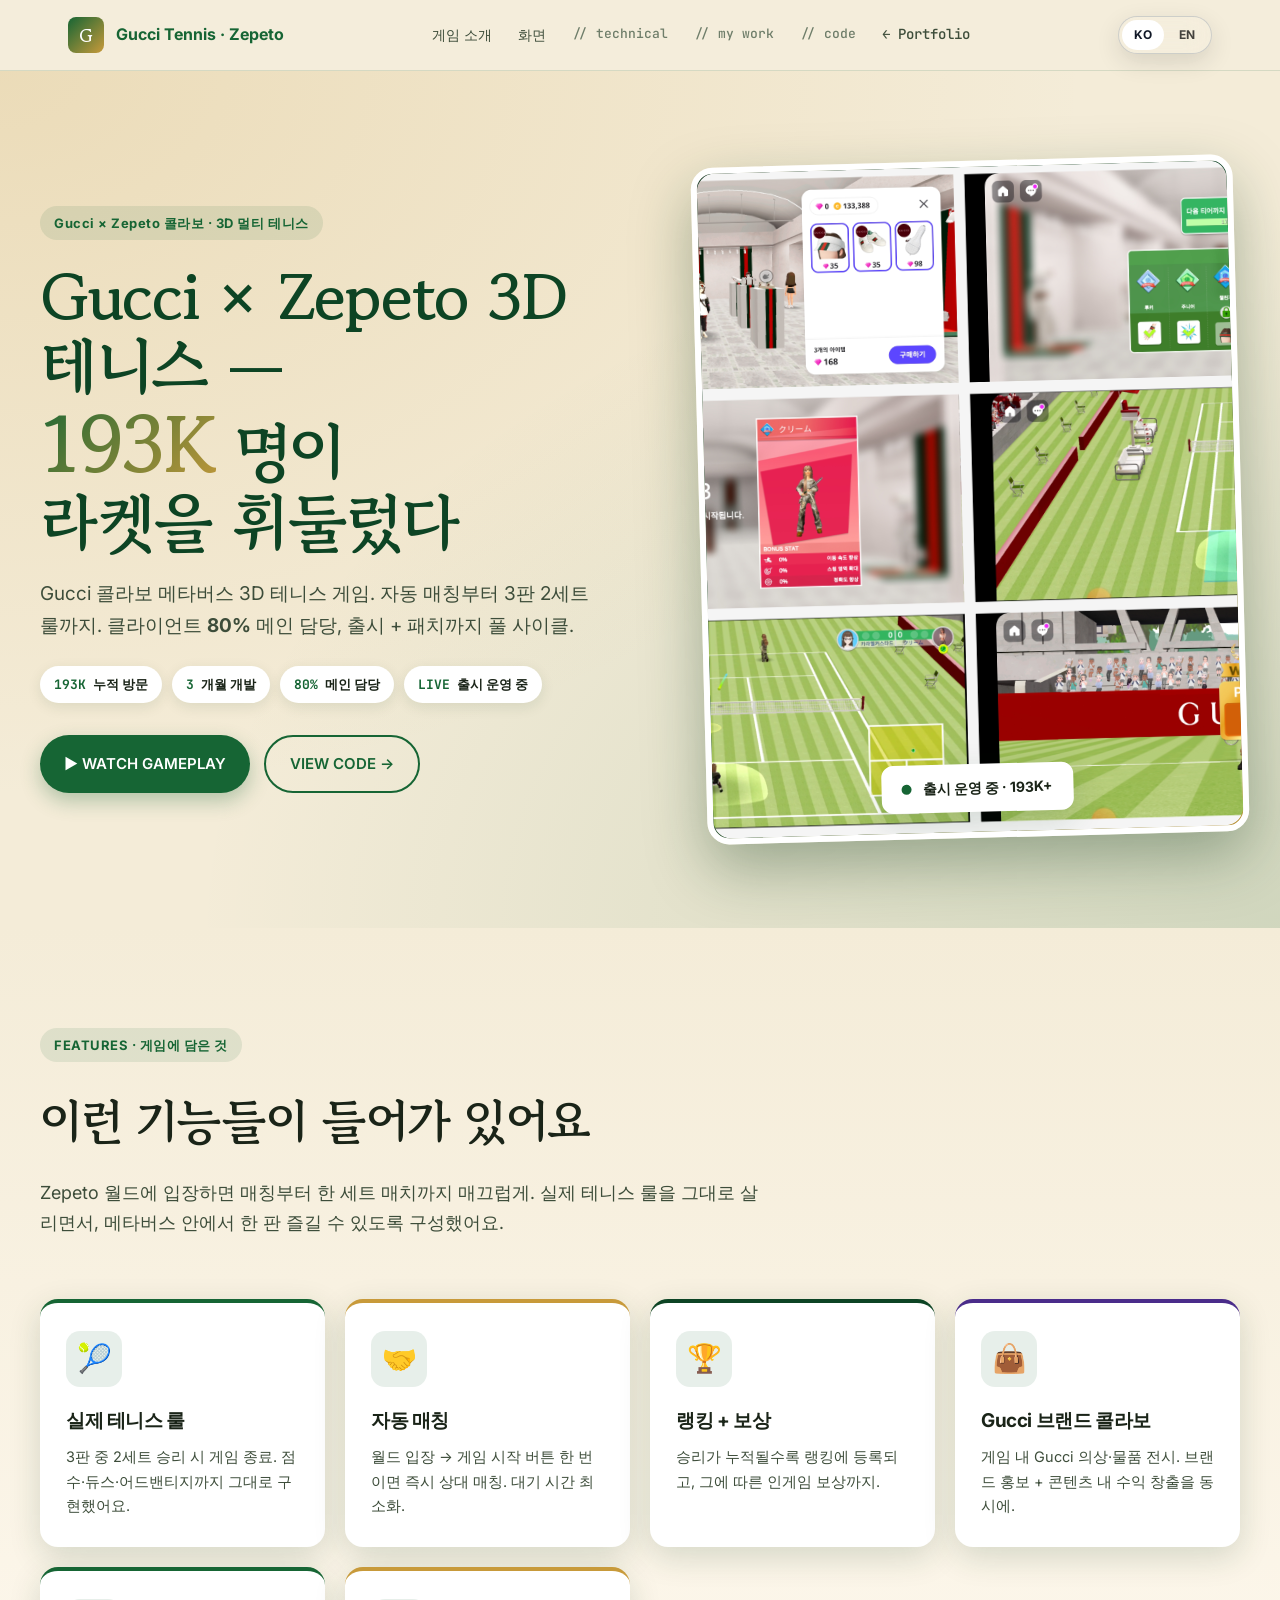
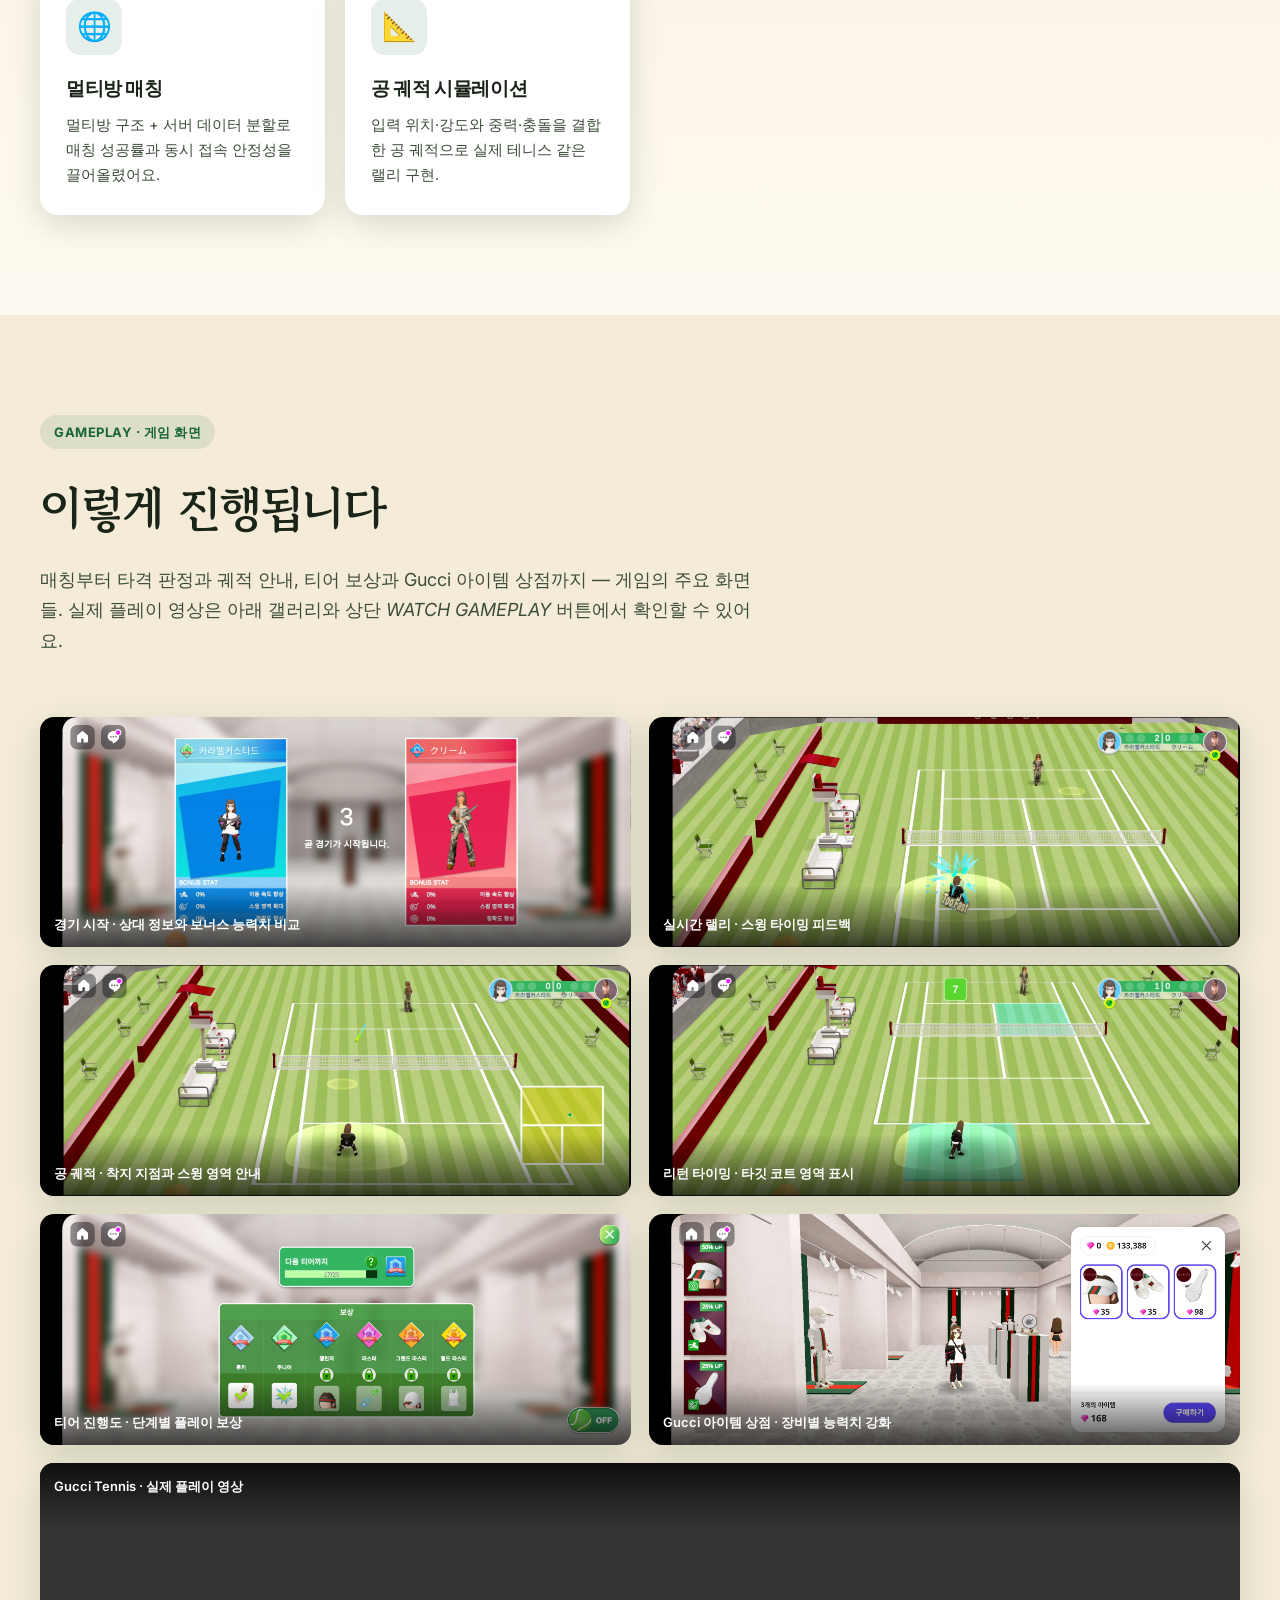
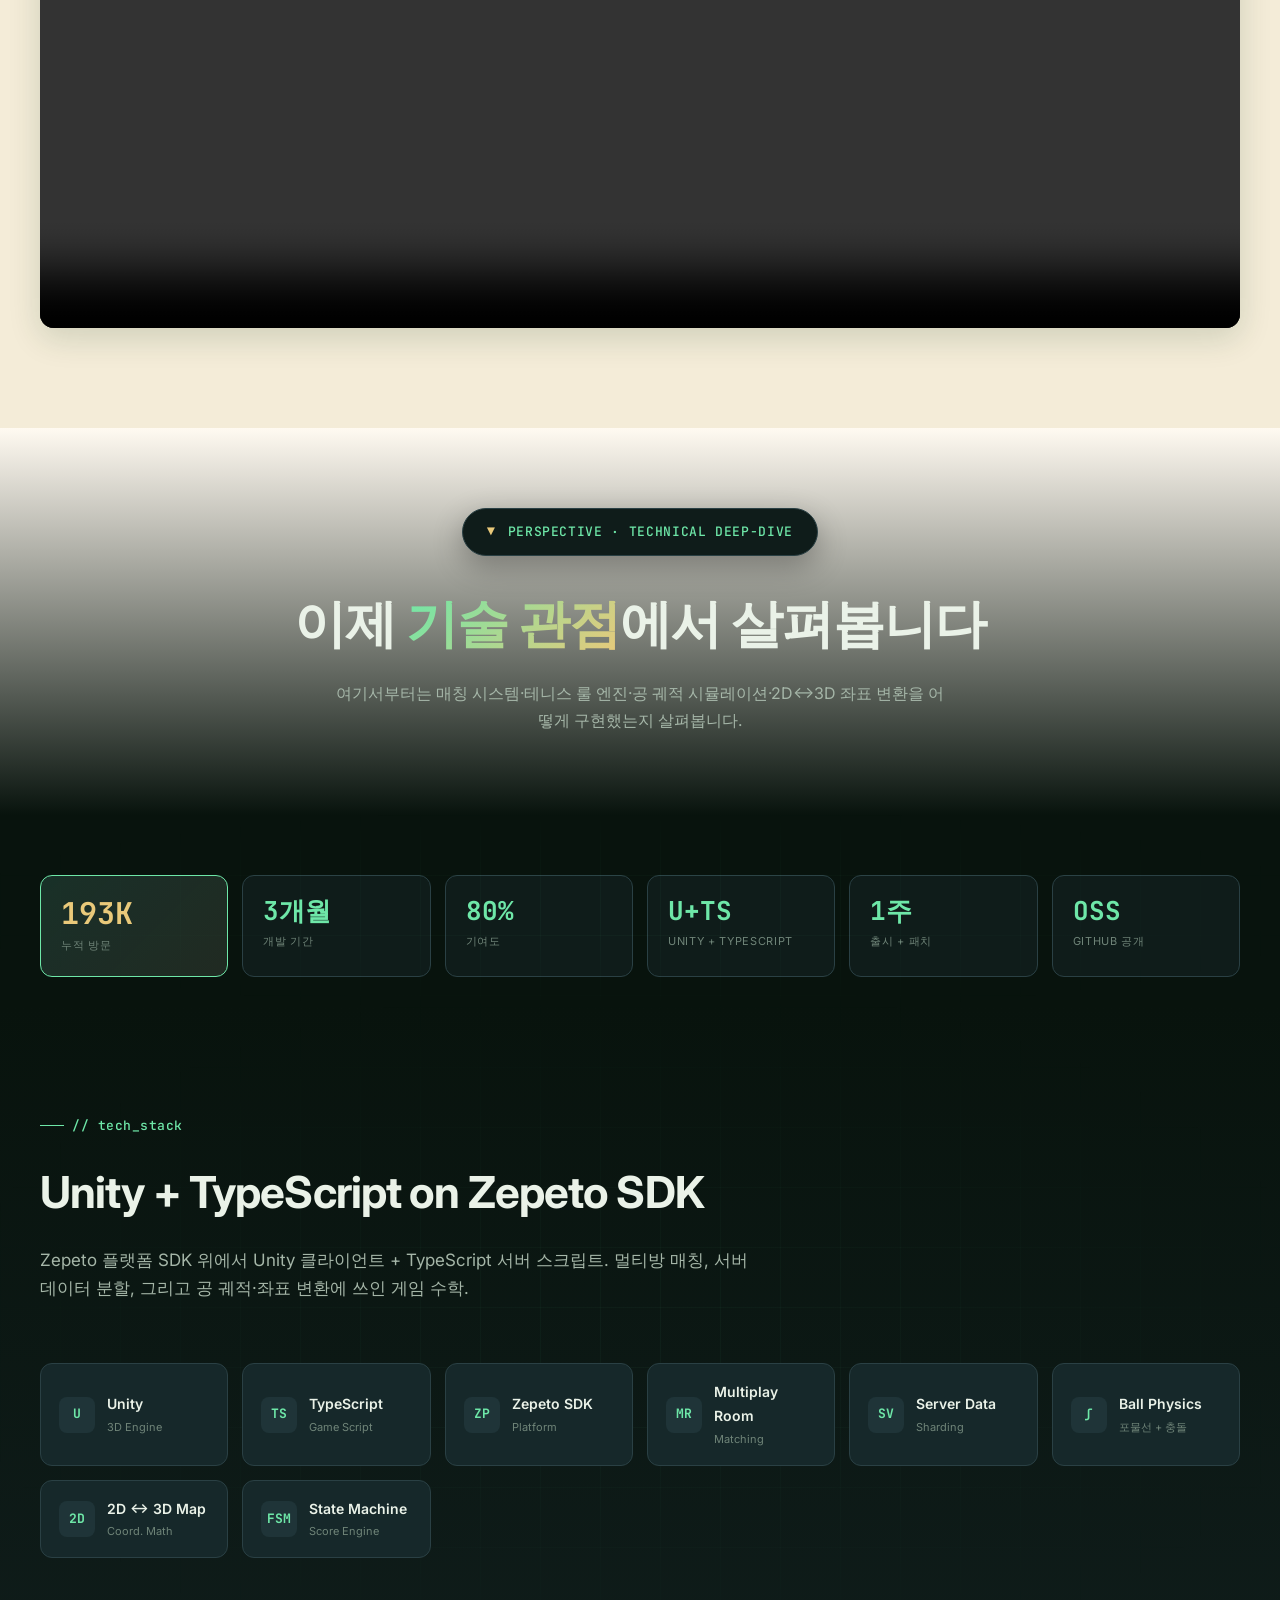
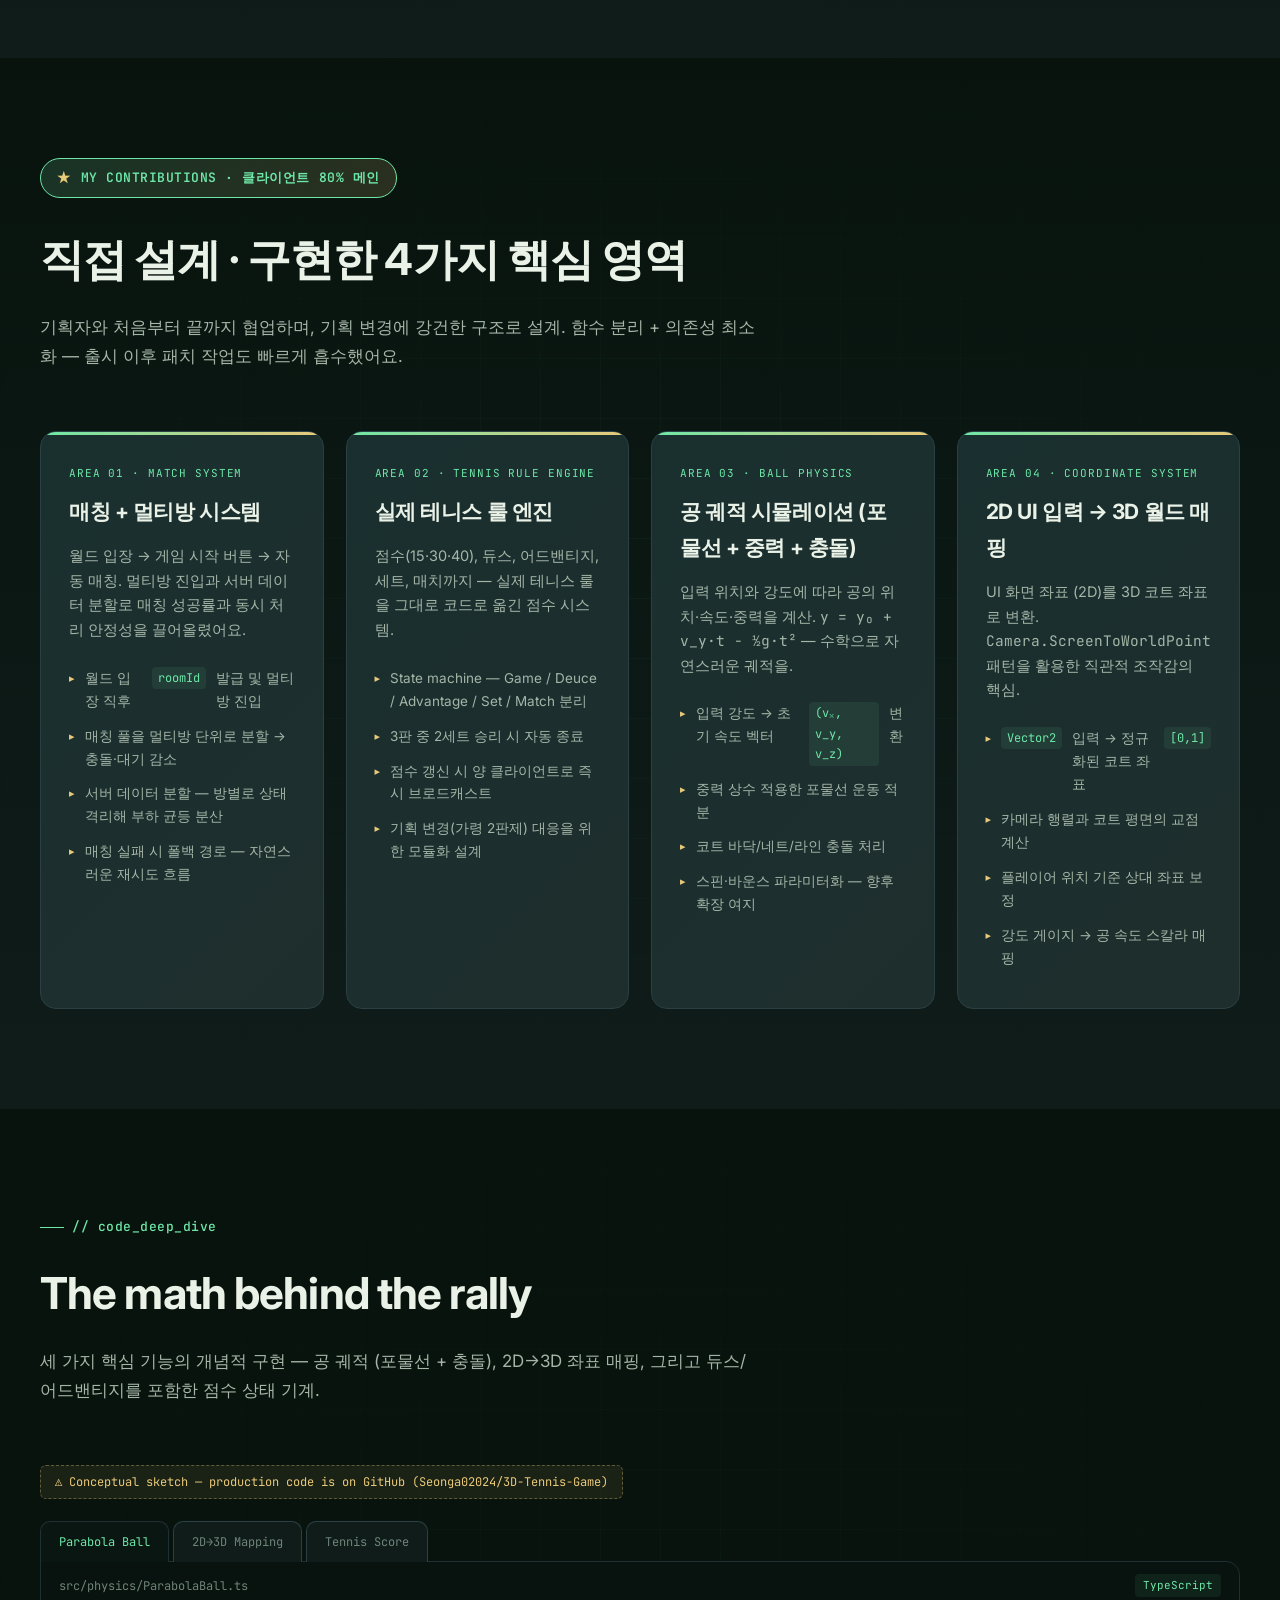
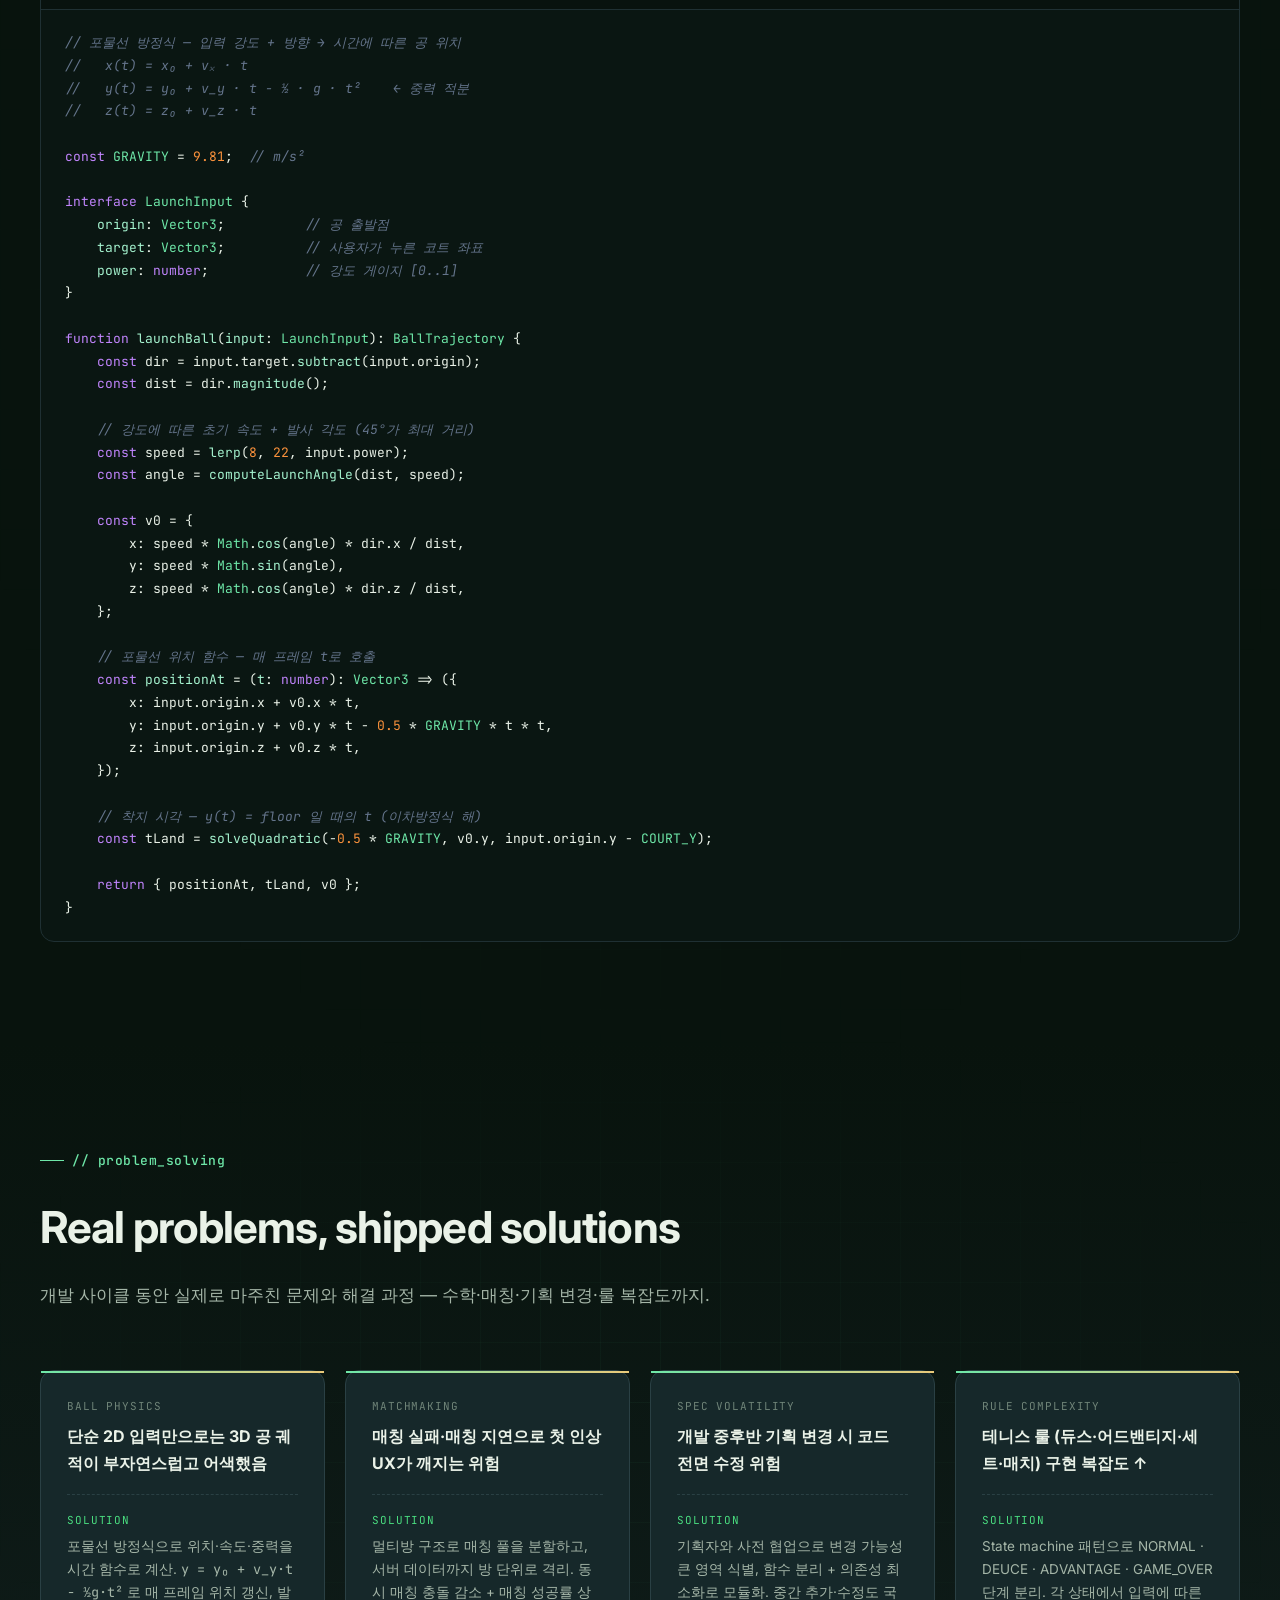
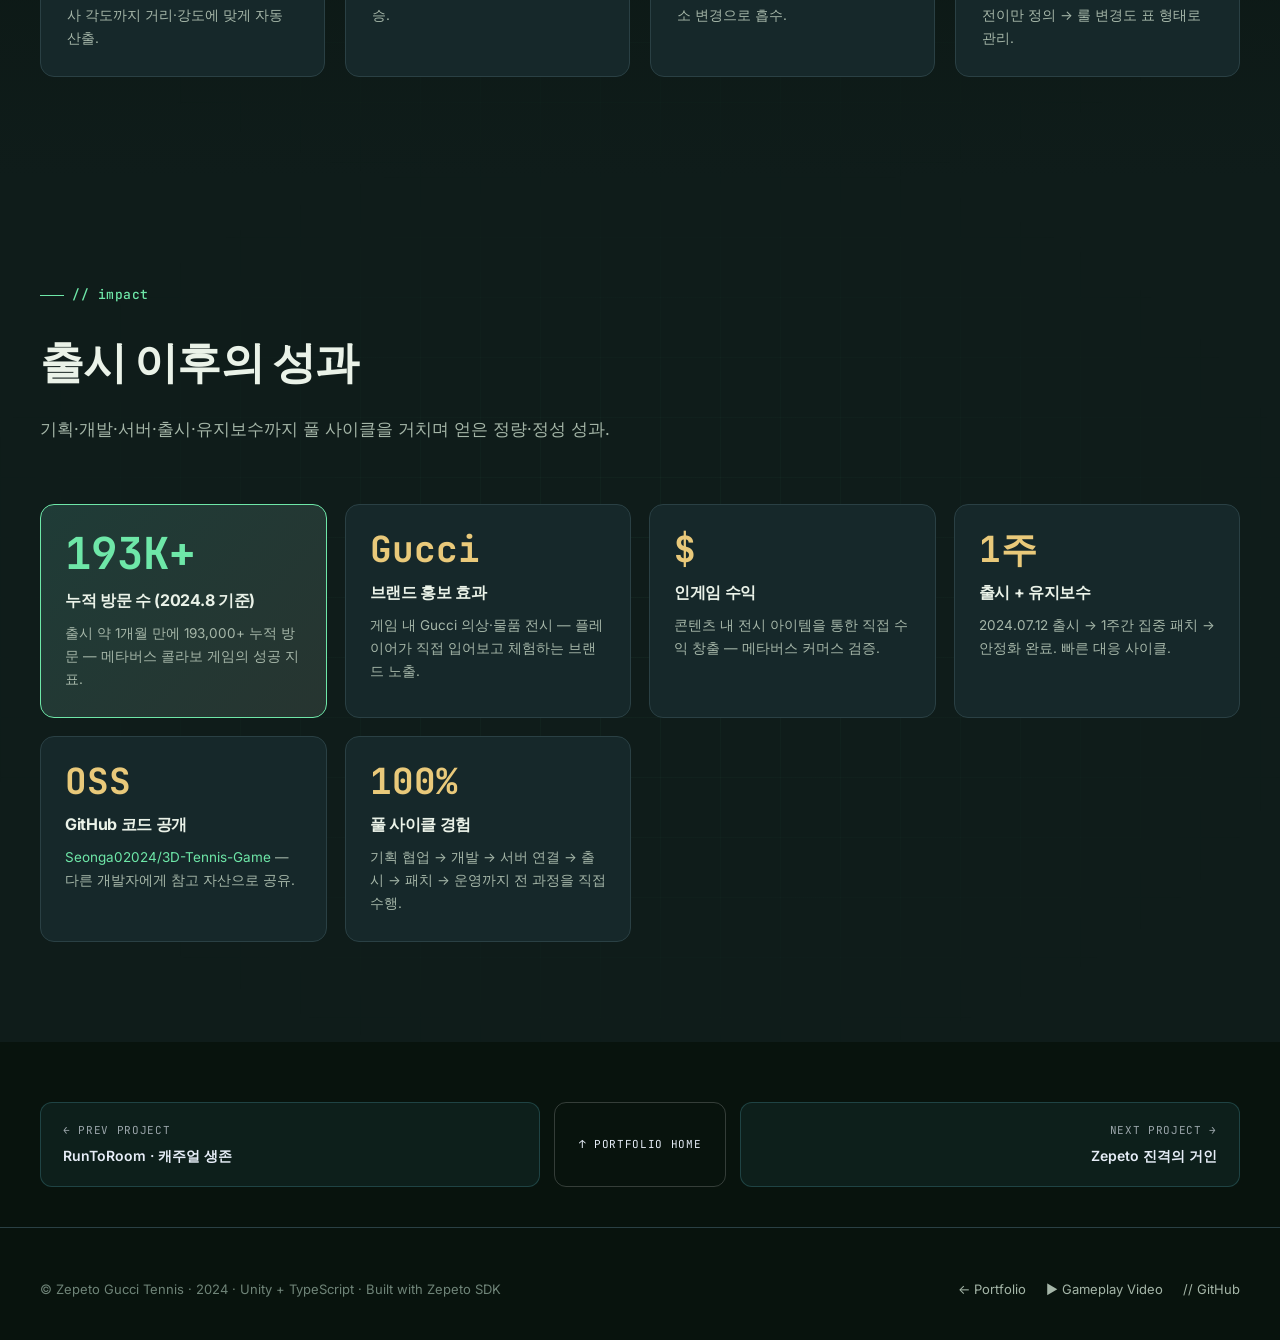
<file: gucci-tennis/index.html>
<!DOCTYPE html>
<html lang="ko">
<head>
  <meta charset="UTF-8" />
  <meta name="viewport" content="width=device-width, initial-scale=1.0" />
  <title>Zepeto Gucci Tennis Game — 3D Multiplayer Tennis · Developer Portfolio</title>
  <meta name="description" content="Naver Zepeto × Gucci 콜라보 3D 멀티 테니스 게임. 누적 방문 193K, Unity + TypeScript, 공 궤적 시뮬레이션 + 2D↔3D 좌표 변환. 클라이언트 80% 메인 담당." />

  <link rel="preconnect" href="https://fonts.googleapis.com" />
  <link rel="preconnect" href="https://fonts.gstatic.com" crossorigin />
  <link href="https://fonts.googleapis.com/css2?family=Gowun+Batang:wght@400;700&family=Inter:wght@300;400;500;600;700;800&family=JetBrains+Mono:wght@400;500;700&display=optional" rel="stylesheet" />

  <style>
    /* ============================================================
       Theme tokens — Gucci × Tennis (Forest green + Gucci gold / Navy)
       ============================================================ */
    :root {
      /* Warm tone — Court green + cream + Gucci gold */
      --w-bg: #f4ecd8;
      --w-bg-soft: #ece2c2;
      --w-paper: #fffaf1;
      --w-ink: #1a2418;
      --w-ink-soft: #3d4d3a;
      --w-ink-muted: #6f7e6a;
      --w-accent: #166534;
      --w-accent-deep: #0d4424;
      --w-gold: #c89a3a;
      --w-gold-soft: #e9c97a;
      --w-shadow: 0 10px 32px rgba(20, 60, 30, 0.16);

      /* Dark tone — Navy with subtle green/gold tints */
      --d-bg-0: #08130d;
      --d-bg-1: #0f1c1a;
      --d-bg-2: #16282a;
      --d-bg-3: #1f3438;
      --d-line: #2a4044;
      --d-text: #eaf2e8;
      --d-text-dim: #a5b6a8;
      --d-text-muted: #6f8478;
      --d-accent: #6ee7a8;
      --d-accent-2: #e9c97a;
      --d-accent-3: #f472b6;
      --d-green: #4ade80;
      --d-amber: #fbbf24;
      --d-code-bg: #0a1612;
      --d-code-border: #1f3033;
      --d-shadow: 0 12px 40px rgba(0, 0, 0, 0.5);
    }

    * { box-sizing: border-box; }
    html { scroll-behavior: smooth; }
    body {
      margin: 0;
      font-family: "Inter", "Noto Sans KR", system-ui, sans-serif;
      line-height: 1.7;
      -webkit-font-smoothing: antialiased;
    }
    h1, h2, h3, h4 { letter-spacing: -0.02em; font-weight: 700; }
    code, pre { font-family: "JetBrains Mono", ui-monospace, monospace; }

    /* ============================================================
       Section base
       ============================================================ */
    section { padding: 100px 28px; position: relative; }
    .container { max-width: 1200px; margin: 0 auto; }

    /* ============================================================
       Part 1 — Warm theme
       ============================================================ */
    .warm { background: var(--w-bg); color: var(--w-ink); }
    .warm .section-eyebrow {
      display: inline-block;
      padding: 6px 14px;
      background: rgba(22, 101, 52, 0.10);
      color: var(--w-accent);
      border-radius: 999px;
      font-size: 13px; font-weight: 700;
      margin-bottom: 18px;
      letter-spacing: 0.04em;
    }
    .warm h2.section-title {
      font-family: "Gowun Batang", "Noto Sans KR", serif;
      font-size: clamp(32px, 4vw, 48px);
      margin: 0 0 16px;
      color: var(--w-ink);
    }
    .warm .section-sub {
      font-size: 18px; color: var(--w-ink-soft);
      max-width: 720px;
      margin: 0 0 60px;
    }

    /* ============================================================
       Part 2 — Dark theme
       ============================================================ */
    .dark { background: var(--d-bg-0); color: var(--d-text); }
    .dark .section-eyebrow {
      display: inline-flex; align-items: center; gap: 8px;
      color: var(--d-accent);
      font-family: "JetBrains Mono", monospace;
      font-size: 13px; font-weight: 500;
      margin-bottom: 18px;
      letter-spacing: 0.04em;
    }
    .dark .section-eyebrow::before {
      content: ""; width: 24px; height: 1px;
      background: var(--d-accent);
    }
    .dark h2.section-title {
      font-size: clamp(28px, 3.5vw, 44px);
      margin: 0 0 16px;
      color: var(--d-text);
    }
    .dark .section-sub {
      font-size: 17px; color: var(--d-text-dim);
      max-width: 720px;
      margin: 0 0 60px;
    }

    /* Dark grid background */
    .dark::before {
      content: ""; position: absolute; inset: 0;
      background-image:
        linear-gradient(rgba(110, 231, 168, 0.04) 1px, transparent 1px),
        linear-gradient(90deg, rgba(110, 231, 168, 0.04) 1px, transparent 1px);
      background-size: 60px 60px;
      mask-image: radial-gradient(ellipse at center, black 0%, transparent 80%);
      pointer-events: none;
      z-index: 0;
    }
    .dark .container { position: relative; z-index: 1; }

    /* ============================================================
       Nav
       ============================================================ */
    header.nav {
      position: sticky; top: 0; z-index: 50;
      background: rgba(244, 236, 216, 0.92);
      backdrop-filter: blur(12px);
      border-bottom: 1px solid rgba(22, 101, 52, 0.14);
      transition: background .3s, border-color .3s;
    }
    .nav-inner {
      max-width: 1200px; margin: 0 auto;
      padding: 16px 28px;
      display: flex; align-items: center; justify-content: space-between;
    }
    .brand {
      display: flex; align-items: center; gap: 12px;
      font-weight: 700; font-size: 16px;
      color: var(--w-accent); text-decoration: none;
    }
    .brand .brand-mark {
      width: 36px; height: 36px;
      border-radius: 8px;
      background: linear-gradient(135deg, var(--w-accent), var(--w-gold));
      display: flex; align-items: center; justify-content: center;
      color: white; font-family: "Gowun Batang", serif;
      font-size: 18px;
    }
    .nav-links { display: flex; gap: 26px; }
    .nav-links a {
      color: var(--w-ink-soft); text-decoration: none;
      font-size: 14px; font-weight: 500;
      transition: color .15s;
    }
    .nav-links a:hover { color: var(--w-accent); }
    .nav-links a.tech { color: var(--w-ink-muted); font-family: "JetBrains Mono", monospace; font-size: 13px; }
    .nav-back {
      color: var(--w-ink-muted);
      font-family: "JetBrains Mono", monospace;
      font-size: 13px;
    }

    /* ============================================================
       Hero — warm
       ============================================================ */
    .hero {
      padding: 90px 28px 90px;
      background:
        radial-gradient(ellipse at top left, rgba(200, 154, 58, 0.20), transparent 60%),
        radial-gradient(ellipse at bottom right, rgba(22, 101, 52, 0.16), transparent 60%),
        var(--w-bg);
      overflow: hidden;
    }
    .hero-inner {
      max-width: 1200px; margin: 0 auto;
      display: grid; grid-template-columns: 1.05fr 0.95fr; gap: 60px; align-items: center;
    }
    .hero-eyebrow {
      display: inline-flex; align-items: center; gap: 8px;
      padding: 6px 14px;
      background: rgba(22, 101, 52, 0.10);
      color: var(--w-accent);
      border-radius: 999px;
      font-size: 13px; font-weight: 700;
      margin-bottom: 22px;
      letter-spacing: 0.04em;
    }
    .hero h1 {
      font-family: "Gowun Batang", serif;
      font-size: clamp(36px, 5.6vw, 64px);
      line-height: 1.08;
      margin: 0 0 22px;
      color: var(--w-accent-deep);
    }
    .hero h1 .accent { color: var(--w-gold); }
    .hero h1 .big {
      font-size: 1.25em;
      background: linear-gradient(135deg, var(--w-accent), var(--w-gold));
      -webkit-background-clip: text; background-clip: text;
      -webkit-text-fill-color: transparent;
    }
    .hero .lead {
      font-size: 19px; color: var(--w-ink-soft);
      max-width: 560px; margin: 0 0 24px;
    }
    .hero-metrics-inline {
      display: flex; flex-wrap: wrap; gap: 10px;
      margin: 0 0 32px;
    }
    .hero-metrics-inline .pill {
      padding: 7px 14px;
      background: white;
      border-radius: 999px;
      font-size: 13px;
      color: var(--w-ink);
      font-weight: 600;
      box-shadow: 0 4px 14px rgba(20, 60, 30, 0.10);
    }
    .hero-metrics-inline .pill strong {
      color: var(--w-accent);
      font-family: "JetBrains Mono", monospace;
      margin-right: 4px;
    }
    .hero-cta { display: flex; gap: 14px; flex-wrap: wrap; }
    .btn {
      display: inline-flex; align-items: center; gap: 8px;
      padding: 14px 24px;
      border-radius: 999px;
      font-size: 15px; font-weight: 600;
      text-decoration: none; cursor: pointer;
      transition: transform .15s, box-shadow .2s;
      border: none;
    }
    .btn-primary {
      background: var(--w-accent); color: white;
      box-shadow: 0 8px 20px rgba(22, 101, 52, 0.3);
    }
    .btn-primary:hover { transform: translateY(-2px); box-shadow: 0 12px 28px rgba(22, 101, 52, 0.42); }
    .btn-ghost {
      background: transparent; color: var(--w-accent);
      border: 2px solid var(--w-accent);
    }
    .btn-ghost:hover { background: var(--w-accent); color: white; }

    .hero-visual { max-width: 560px; margin: 0 auto; position: relative; }
    .hero-screenshot {
      position: relative;
      border-radius: 22px;
      overflow: hidden;
      box-shadow: 0 24px 60px rgba(20, 60, 30, 0.35);
      border: 6px solid white;
      transform: rotate(-1.5deg);
      transition: transform .3s;
      aspect-ratio: 4 / 5;
      background: linear-gradient(135deg, #1a3a24, #0d4424 50%, #b88e2f);
    }
    .hero-screenshot:hover { transform: rotate(0); }
    .hero-screenshot .placeholder {
      width: 100%; height: 100%;
      display: flex; align-items: center; justify-content: center;
      color: rgba(255,255,255,0.85);
      font-family: "Gowun Batang", serif;
      font-size: 18px;
      text-align: center;
      padding: 24px;
      background:
        repeating-linear-gradient(45deg, rgba(255,255,255,0.04) 0 10px, transparent 10px 20px);
    }
    .hero-screenshot .badge {
      position: absolute; bottom: 20px; left: 50%;
      transform: translateX(-50%);
      background: white; padding: 12px 20px; border-radius: 12px;
      box-shadow: var(--w-shadow);
      display: flex; align-items: center; gap: 12px;
      font-weight: 700; font-size: 14px;
      color: var(--w-ink);
      white-space: nowrap;
    }
    .hero-screenshot .badge .dot {
      width: 10px; height: 10px; border-radius: 50%;
      background: var(--w-accent);
      animation: pulse 1.8s infinite;
    }
    @keyframes pulse {
      0%, 100% { box-shadow: 0 0 0 4px rgba(22, 101, 52, 0.2); }
      50% { box-shadow: 0 0 0 10px rgba(22, 101, 52, 0); }
    }

    /* ============================================================
       Features — warm
       ============================================================ */
    .features { background: linear-gradient(180deg, var(--w-bg), var(--w-paper)); }
    .feat-grid {
      display: grid;
      grid-template-columns: repeat(auto-fit, minmax(240px, 1fr));
      gap: 20px;
    }
    .feat-card {
      background: white;
      border-radius: 18px;
      padding: 28px 26px;
      box-shadow: var(--w-shadow);
      border-top: 4px solid var(--w-accent);
      transition: transform .2s;
    }
    .feat-card:nth-child(2) { border-top-color: var(--w-gold); }
    .feat-card:nth-child(3) { border-top-color: var(--w-accent-deep); }
    .feat-card:nth-child(4) { border-top-color: #4a2c8a; }
    .feat-card:nth-child(5) { border-top-color: var(--w-accent); }
    .feat-card:nth-child(6) { border-top-color: var(--w-gold); }
    .feat-card:hover { transform: translateY(-4px); }
    .feat-icon {
      width: 56px; height: 56px; border-radius: 14px;
      background: rgba(22, 101, 52, 0.10);
      display: flex; align-items: center; justify-content: center;
      font-size: 28px;
      margin-bottom: 18px;
    }
    .feat-card h3 { margin: 0 0 8px; font-size: 19px; color: var(--w-ink); }
    .feat-card p { margin: 0; color: var(--w-ink-soft); font-size: 14.5px; }

    /* ============================================================
       Gallery — warm
       ============================================================ */
    .gallery { background: var(--w-bg); }
    .gallery-grid {
      display: grid;
      grid-template-columns: repeat(2, 1fr);
      gap: 18px;
    }
    .shot {
      margin: 0;
      border-radius: 14px;
      overflow: hidden;
      background: var(--w-paper);
      box-shadow: var(--w-shadow);
      position: relative;
      transition: transform .2s;
      aspect-ratio: 2316 / 904;
    }
    .shot:hover { transform: translateY(-4px); }
    .shot img {
      display: block;
      width: 100%;
      height: 100%;
      object-fit: cover;
    }
    .shot.video-shot {
      grid-column: 1 / -1;
      aspect-ratio: 1858 / 720;
      background: #050505;
    }
    .shot.video-shot video {
      display: block;
      width: 100%;
      height: 100%;
      object-fit: contain;
    }
    .shot.video-shot figcaption {
      top: 0;
      bottom: auto;
      padding: 12px 14px 28px;
      background: linear-gradient(180deg, rgba(0, 0, 0, 0.72), transparent);
      pointer-events: none;
    }
    .placeholder {
      width: 100%; height: 100%;
      display: flex; align-items: center; justify-content: center;
      font-family: "Gowun Batang", serif;
      font-size: 16px;
      color: rgba(255,255,255,0.92);
      text-align: center;
      padding: 16px;
    }
    .shot .placeholder {
      background:
        linear-gradient(180deg, rgba(0,0,0,0.0), rgba(0,0,0,0.45)),
        repeating-linear-gradient(45deg, rgba(255,255,255,0.05) 0 10px, transparent 10px 20px),
        linear-gradient(135deg, var(--w-accent-deep) 0%, var(--w-accent) 60%, var(--w-gold) 100%);
    }
    .shot:nth-child(2) .placeholder { background: linear-gradient(180deg, rgba(0,0,0,0), rgba(0,0,0,0.45)), repeating-linear-gradient(45deg, rgba(255,255,255,0.05) 0 10px, transparent 10px 20px), linear-gradient(135deg, #0d4424, #166534 50%, #4ade80); }
    .shot:nth-child(3) .placeholder { background: linear-gradient(180deg, rgba(0,0,0,0), rgba(0,0,0,0.45)), repeating-linear-gradient(45deg, rgba(255,255,255,0.05) 0 10px, transparent 10px 20px), linear-gradient(135deg, #14302a, #2a4040 60%, #c89a3a); }
    .shot:nth-child(4) .placeholder { background: linear-gradient(180deg, rgba(0,0,0,0), rgba(0,0,0,0.45)), repeating-linear-gradient(45deg, rgba(255,255,255,0.05) 0 10px, transparent 10px 20px), linear-gradient(135deg, #0d4424, #2c8a48 60%, #e9c97a); }
    .shot:nth-child(5) .placeholder { background: linear-gradient(180deg, rgba(0,0,0,0), rgba(0,0,0,0.45)), repeating-linear-gradient(45deg, rgba(255,255,255,0.05) 0 10px, transparent 10px 20px), linear-gradient(135deg, #2b1a0d, #5d3b14 50%, #c89a3a); }
    .shot:nth-child(6) .placeholder { background: linear-gradient(180deg, rgba(0,0,0,0), rgba(0,0,0,0.45)), repeating-linear-gradient(45deg, rgba(255,255,255,0.05) 0 10px, transparent 10px 20px), linear-gradient(135deg, #166534, #c89a3a 60%, #ffffff); }
    .shot figcaption {
      position: absolute;
      bottom: 0; left: 0; right: 0;
      padding: 28px 14px 12px;
      background: linear-gradient(0deg, rgba(0, 0, 0, 0.7), transparent);
      color: white;
      font-size: 13px;
      font-weight: 600;
    }

    /* ============================================================
       Section divider
       ============================================================ */
    .divider {
      background: linear-gradient(180deg, var(--w-paper) 0%, var(--d-bg-0) 100%);
      padding: 80px 28px;
      text-align: center;
      position: relative;
    }
    .divider .badge {
      display: inline-flex; align-items: center; gap: 12px;
      padding: 12px 24px;
      background: var(--d-bg-1);
      border: 1px solid var(--d-line);
      border-radius: 999px;
      color: var(--d-accent);
      font-family: "JetBrains Mono", monospace;
      font-size: 13px; font-weight: 500;
      letter-spacing: 0.05em;
      margin-bottom: 24px;
      box-shadow: 0 10px 30px rgba(0, 0, 0, 0.3);
    }
    .divider .badge::before { content: "▼"; color: var(--d-accent-2); }
    .divider h2 {
      font-size: clamp(32px, 4.5vw, 52px);
      margin: 0 0 12px;
      color: var(--d-text);
    }
    .divider h2 .gradient {
      background: linear-gradient(135deg, var(--d-accent), var(--d-accent-2));
      -webkit-background-clip: text; background-clip: text;
      -webkit-text-fill-color: transparent;
    }
    .divider p {
      color: var(--d-text-dim);
      font-size: 16px;
      max-width: 620px;
      margin: 0 auto;
    }

    /* ============================================================
       Metrics — dark
       ============================================================ */
    .metrics-bar { background: var(--d-bg-0); padding: 60px 28px 30px; }
    .hero-metrics {
      max-width: 1200px; margin: 0 auto;
      display: grid;
      grid-template-columns: repeat(6, 1fr);
      gap: 14px;
    }
    .metric {
      background: var(--d-bg-1);
      border: 1px solid var(--d-line);
      border-radius: 12px;
      padding: 22px 20px;
    }
    .metric.hero-metric {
      background: linear-gradient(135deg, rgba(110, 231, 168, 0.10), rgba(233, 201, 122, 0.08)), var(--d-bg-1);
      border-color: var(--d-accent);
    }
    .metric .val {
      font-family: "JetBrains Mono", monospace;
      font-size: 26px; font-weight: 700;
      color: var(--d-accent);
      line-height: 1;
    }
    .metric.hero-metric .val { color: var(--d-accent-2); font-size: 30px; }
    .metric .label {
      font-size: 11px;
      color: var(--d-text-muted);
      margin-top: 8px;
      text-transform: uppercase;
      letter-spacing: 0.06em;
    }

    /* ============================================================
       Stack — dark
       ============================================================ */
    .stack { background: linear-gradient(180deg, var(--d-bg-0), var(--d-bg-1)); }
    .stack-grid {
      display: grid;
      grid-template-columns: repeat(auto-fit, minmax(160px, 1fr));
      gap: 14px;
    }
    .stack-badge {
      display: flex; align-items: center; gap: 12px;
      padding: 16px 18px;
      background: var(--d-bg-2);
      border: 1px solid var(--d-line);
      border-radius: 12px;
      transition: border-color .15s, transform .15s;
    }
    .stack-badge:hover { border-color: var(--d-accent); transform: translateY(-2px); }
    .stack-badge .icon {
      width: 36px; height: 36px; border-radius: 8px;
      background: var(--d-bg-3);
      display: flex; align-items: center; justify-content: center;
      font-family: "JetBrains Mono", monospace;
      font-weight: 700; color: var(--d-accent);
      font-size: 13px;
      flex-shrink: 0;
    }
    .stack-badge .name { font-weight: 600; font-size: 14px; color: var(--d-text); }
    .stack-badge .role { font-size: 11px; color: var(--d-text-muted); margin-top: 2px; }

    /* ============================================================
       My contributions / Architecture — dark
       ============================================================ */
    .mine { background: linear-gradient(180deg, var(--d-bg-0), var(--d-bg-1)); position: relative; }
    .mine-banner {
      display: inline-flex; align-items: center; gap: 10px;
      padding: 8px 16px;
      background: linear-gradient(135deg, rgba(110, 231, 168, 0.15), rgba(233, 201, 122, 0.15));
      border: 1px solid var(--d-accent);
      border-radius: 999px;
      color: var(--d-accent);
      font-family: "JetBrains Mono", monospace;
      font-size: 13px; font-weight: 600;
      margin-bottom: 24px;
      letter-spacing: 0.04em;
    }
    .mine-banner::before { content: "★"; color: var(--d-accent-2); }
    .mine-grid {
      display: grid;
      grid-template-columns: repeat(auto-fit, minmax(280px, 1fr));
      gap: 22px;
    }
    .mine-card {
      background:
        linear-gradient(135deg, rgba(110, 231, 168, 0.04), rgba(233, 201, 122, 0.04)),
        var(--d-bg-2);
      border: 1px solid var(--d-line);
      border-radius: 16px;
      padding: 32px 28px;
      position: relative;
      overflow: hidden;
      transition: transform .2s, border-color .2s;
    }
    .mine-card:hover { transform: translateY(-6px); border-color: var(--d-accent); }
    .mine-card::before {
      content: "";
      position: absolute;
      top: 0; left: 0; right: 0;
      height: 3px;
      background: linear-gradient(90deg, var(--d-accent), var(--d-accent-2));
    }
    .mine-card .area-tag {
      font-family: "JetBrains Mono", monospace;
      font-size: 11px;
      color: var(--d-accent);
      letter-spacing: 0.08em;
      text-transform: uppercase;
      margin-bottom: 12px;
    }
    .mine-card h3 {
      margin: 0 0 14px;
      font-size: 21px;
      color: var(--d-text);
    }
    .mine-card .desc {
      margin: 0 0 18px;
      color: var(--d-text-dim);
      font-size: 14.5px;
    }
    .mine-card ul { list-style: none; padding: 0; margin: 0; }
    .mine-card ul li {
      padding: 6px 0;
      color: var(--d-text-dim);
      font-size: 13.5px;
      display: flex; gap: 10px; align-items: flex-start;
    }
    .mine-card ul li::before {
      content: "▸";
      color: var(--d-accent-2);
      flex-shrink: 0; margin-top: 2px;
      font-size: 11px;
    }
    .mine-card ul li code {
      color: var(--d-accent);
      background: rgba(110, 231, 168, 0.08);
      padding: 1px 6px;
      border-radius: 4px;
      font-size: 12px;
    }

    /* ============================================================
       Code showcase — dark
       ============================================================ */
    .codeshow { background: var(--d-bg-0); }
    .code-disclaimer {
      display: inline-flex; gap: 8px; align-items: center;
      padding: 6px 14px;
      background: rgba(233, 201, 122, 0.08);
      border: 1px dashed rgba(233, 201, 122, 0.35);
      border-radius: 6px;
      font-family: "JetBrains Mono", monospace;
      font-size: 12px;
      color: var(--d-accent-2);
      margin-bottom: 22px;
    }
    .code-tabs {
      display: flex; gap: 4px;
      margin-bottom: -1px;
      flex-wrap: wrap;
    }
    .code-tab {
      padding: 10px 18px;
      background: var(--d-bg-1);
      border: 1px solid var(--d-line);
      border-bottom: none;
      border-radius: 10px 10px 0 0;
      font-family: "JetBrains Mono", monospace;
      font-size: 12px;
      color: var(--d-text-muted);
      cursor: pointer;
    }
    .code-tab.active {
      background: var(--d-code-bg);
      color: var(--d-accent);
      border-color: var(--d-code-border);
    }
    .code-block {
      background: var(--d-code-bg);
      border: 1px solid var(--d-code-border);
      border-radius: 0 14px 14px 14px;
      overflow: hidden;
    }
    .code-header {
      display: flex; align-items: center; justify-content: space-between;
      padding: 12px 18px;
      border-bottom: 1px solid var(--d-code-border);
      background: rgba(0, 0, 0, 0.2);
    }
    .code-header .file { font-family: "JetBrains Mono", monospace; font-size: 12px; color: var(--d-text-muted); }
    .code-header .lang {
      font-family: "JetBrains Mono", monospace; font-size: 11px;
      color: var(--d-accent); padding: 2px 8px;
      background: rgba(110, 231, 168, 0.08); border-radius: 4px;
    }
    pre.code {
      margin: 0; padding: 22px 24px;
      font-size: 13px; line-height: 1.75;
      overflow-x: auto;
      color: var(--d-text);
    }
    pre.code .kw { color: #c084fc; }
    pre.code .ty { color: #6ee7a8; }
    pre.code .st { color: #e9c97a; }
    pre.code .cm { color: #64748b; font-style: italic; }
    pre.code .fn { color: #a5f3cf; }
    pre.code .nu { color: #fb923c; }
    .code-pane { display: none; }
    .code-pane.active { display: block; }

    /* ============================================================
       Challenges — dark
       ============================================================ */
    .challenges { background: linear-gradient(180deg, var(--d-bg-0), var(--d-bg-1)); }
    .chall-grid {
      display: grid;
      grid-template-columns: repeat(auto-fit, minmax(280px, 1fr));
      gap: 20px;
    }
    .chall {
      background: var(--d-bg-2);
      border: 1px solid var(--d-line);
      border-radius: 14px;
      padding: 26px;
      position: relative;
    }
    .chall::before {
      content: ""; position: absolute;
      top: 0; left: 0; right: 0; height: 2px;
      background: linear-gradient(90deg, var(--d-accent), var(--d-accent-2));
    }
    .chall .label { font-family: "JetBrains Mono", monospace; font-size: 11px; color: var(--d-text-muted); letter-spacing: 0.08em; text-transform: uppercase; }
    .chall .problem { font-weight: 700; font-size: 16px; margin: 8px 0 16px; color: var(--d-text); }
    .chall .solution { font-size: 13.5px; color: var(--d-text-dim); padding-top: 16px; border-top: 1px dashed var(--d-line); }
    .chall .solution-label { font-family: "JetBrains Mono", monospace; font-size: 11px; color: var(--d-green); letter-spacing: 0.08em; text-transform: uppercase; margin-bottom: 6px; }

    /* ============================================================
       Metrics detail — dark
       ============================================================ */
    .metrics-detail { background: var(--d-bg-1); }
    .impact-grid {
      display: grid;
      grid-template-columns: repeat(auto-fit, minmax(260px, 1fr));
      gap: 18px;
    }
    .impact-card {
      background: var(--d-bg-2);
      border: 1px solid var(--d-line);
      border-radius: 14px;
      padding: 26px 24px;
      position: relative;
    }
    .impact-card.highlight {
      background:
        linear-gradient(135deg, rgba(110, 231, 168, 0.10), rgba(233, 201, 122, 0.08)),
        var(--d-bg-2);
      border-color: var(--d-accent);
    }
    .impact-card .big {
      font-family: "JetBrains Mono", monospace;
      font-size: 36px; font-weight: 700;
      color: var(--d-accent-2);
      line-height: 1;
      margin-bottom: 6px;
    }
    .impact-card.highlight .big { color: var(--d-accent); font-size: 44px; }
    .impact-card h3 { margin: 12px 0 8px; font-size: 16px; color: var(--d-text); }
    .impact-card p { margin: 0; font-size: 13.5px; color: var(--d-text-dim); }

    /* ============================================================
       Footer
       ============================================================ */
    footer {
      background: var(--d-bg-0);
      border-top: 1px solid var(--d-line);
      padding: 50px 28px 40px;
    }
    .foot-inner {
      max-width: 1200px; margin: 0 auto;
      display: flex; justify-content: space-between; align-items: center;
      flex-wrap: wrap; gap: 20px;
    }
    .foot-inner p { margin: 0; font-size: 13px; color: var(--d-text-muted); }
    .foot-links { display: flex; gap: 20px; }
    .foot-links a { color: var(--d-text-dim); text-decoration: none; font-size: 13px; }
    .foot-links a:hover { color: var(--d-accent); }

    /* ============================================================
       Reveal
       ============================================================ */
    .reveal { opacity: 0; transform: translateY(20px); transition: opacity .7s, transform .7s; }
    .reveal.visible { opacity: 1; transform: none; }

    /* ============================================================
       Responsive
       ============================================================ */
    @media (max-width: 900px) {
      .nav-links { display: none; }
      .hero-inner { grid-template-columns: 1fr; gap: 40px; }
      .hero-visual { max-width: 380px; }
      .hero-metrics { grid-template-columns: repeat(2, 1fr); }
      .gallery-grid { grid-template-columns: 1fr 1fr; }
      section { padding: 70px 22px; }
    }
    @media (max-width: 560px) {
      .gallery-grid { grid-template-columns: 1fr; }
      .hero-metrics { grid-template-columns: 1fr 1fr; }
    }
  </style>
  <link rel="stylesheet" href="../assets/language-toggle.css" />
</head>
<body>
  <a class="skip-link" href="#main-content">본문으로 바로가기</a>

  <!-- ============================================================
       NAV
       ============================================================ -->
  <header class="nav">
    <div class="nav-inner">
      <a href="#top" class="brand">
        <span class="brand-mark">G</span>
        Gucci Tennis · Zepeto
      </a>
      <nav class="nav-links">
        <a href="#features">게임 소개</a>
        <a href="#gallery">화면</a>
        <a href="#technical" class="tech">// technical</a>
        <a href="#mine" class="tech">// my work</a>
        <a href="#code" class="tech">// code</a>
        <a href="../index.html" class="nav-back">← Portfolio</a>
      </nav>
      <div class="language-toggle" role="group" aria-label="Language switcher" data-no-translate>
        <button type="button" data-lang-value="ko" class="is-active" aria-pressed="true">KO</button>
        <button type="button" data-lang-value="en" aria-pressed="false">EN</button>
      </div>
    </div>
  </header>

  <main id="main-content">


  <!-- ════════════════════════════════════════════════════════════
       PART 1 — GAME INTRODUCTION (warm)
       ════════════════════════════════════════════════════════════ -->

  <!-- ============================================================
       HERO
       ============================================================ -->
  <section class="warm hero" id="top">
    <div class="hero-inner">
      <div>
        <span class="hero-eyebrow">Gucci × Zepeto 콜라보 · 3D 멀티 테니스</span>
        <h1>Gucci × Zepeto 3D 테니스 —<br /><span class="big">193K</span> 명이<br />라켓을 휘둘렀다</h1>
        <p class="lead">
          Gucci 콜라보 메타버스 3D 테니스 게임. 자동 매칭부터 3판 2세트 룰까지.
          클라이언트 <strong>80%</strong> 메인 담당, 출시 + 패치까지 풀 사이클.
        </p>
        <div class="hero-metrics-inline">
          <span class="pill"><strong>193K</strong> 누적 방문</span>
          <span class="pill"><strong>3</strong> 개월 개발</span>
          <span class="pill"><strong>80%</strong> 메인 담당</span>
          <span class="pill"><strong>LIVE</strong> 출시 운영 중</span>
        </div>
        <div class="hero-cta">
          <a class="btn btn-primary" href="https://tv.kakao.com/v/446596912" target="_blank" rel="noopener">▶ WATCH GAMEPLAY</a>
          <a class="btn btn-ghost" href="https://github.com/Seonga02024/3D-Tennis-Game" target="_blank" rel="noopener">VIEW CODE →</a>
        </div>
      </div>
      <div class="hero-visual">
        <div class="hero-screenshot">
          <img src="assets/proj-gucci-tennis-1.png" alt="Zepeto Gucci Tennis" loading="lazy" style="width:100%;height:100%;object-fit:cover;border-radius:18px;" />
          <div class="badge"><span class="dot"></span> 출시 운영 중 · 193K+</div>
        </div>
      </div>
    </div>
  </section>

  <!-- ============================================================
       FEATURES
       ============================================================ -->
  <section class="warm features reveal" id="features">
    <div class="container">
      <span class="section-eyebrow">FEATURES · 게임에 담은 것</span>
      <h2 class="section-title">이런 기능들이 들어가 있어요</h2>
      <p class="section-sub">
        Zepeto 월드에 입장하면 매칭부터 한 세트 매치까지 매끄럽게.
        실제 테니스 룰을 그대로 살리면서, 메타버스 안에서 한 판 즐길 수 있도록 구성했어요.
      </p>

      <div class="feat-grid">
        <div class="feat-card">
          <div class="feat-icon">🎾</div>
          <h3>실제 테니스 룰</h3>
          <p>3판 중 2세트 승리 시 게임 종료. 점수·듀스·어드밴티지까지 그대로 구현했어요.</p>
        </div>
        <div class="feat-card">
          <div class="feat-icon">🤝</div>
          <h3>자동 매칭</h3>
          <p>월드 입장 → 게임 시작 버튼 한 번이면 즉시 상대 매칭. 대기 시간 최소화.</p>
        </div>
        <div class="feat-card">
          <div class="feat-icon">🏆</div>
          <h3>랭킹 + 보상</h3>
          <p>승리가 누적될수록 랭킹에 등록되고, 그에 따른 인게임 보상까지.</p>
        </div>
        <div class="feat-card">
          <div class="feat-icon">👜</div>
          <h3>Gucci 브랜드 콜라보</h3>
          <p>게임 내 Gucci 의상·물품 전시. 브랜드 홍보 + 콘텐츠 내 수익 창출을 동시에.</p>
        </div>
        <div class="feat-card">
          <div class="feat-icon">🌐</div>
          <h3>멀티방 매칭</h3>
          <p>멀티방 구조 + 서버 데이터 분할로 매칭 성공률과 동시 접속 안정성을 끌어올렸어요.</p>
        </div>
        <div class="feat-card">
          <div class="feat-icon">📐</div>
          <h3>공 궤적 시뮬레이션</h3>
          <p>입력 위치·강도와 중력·충돌을 결합한 공 궤적으로 실제 테니스 같은 랠리 구현.</p>
        </div>
      </div>
    </div>
  </section>

  <!-- ============================================================
       GALLERY
       ============================================================ -->
  <section class="warm gallery reveal" id="gallery">
    <div class="container">
      <span class="section-eyebrow">GAMEPLAY · 게임 화면</span>
      <h2 class="section-title">이렇게 진행됩니다</h2>
      <p class="section-sub">
        매칭부터 타격 판정과 궤적 안내, 티어 보상과 Gucci 아이템 상점까지 — 게임의 주요 화면들.
        실제 플레이 영상은 아래 갤러리와 상단 <em>WATCH GAMEPLAY</em> 버튼에서 확인할 수 있어요.
      </p>

      <div class="gallery-grid">
        <figure class="shot">
          <img src="assets/tennis-0.jpg" alt="Gucci Tennis 경기 시작 및 상대 매칭 화면" loading="lazy" />
          <figcaption>경기 시작 · 상대 정보와 보너스 능력치 비교</figcaption>
        </figure>
        <figure class="shot">
          <img src="assets/tennis-1.jpg" alt="Gucci Tennis 타격 속도 판정 화면" loading="lazy" />
          <figcaption>실시간 랠리 · 스윙 타이밍 피드백</figcaption>
        </figure>
        <figure class="shot">
          <img src="assets/tennis-2.jpg" alt="Gucci Tennis 공 궤적과 착지 지점 안내 화면" loading="lazy" />
          <figcaption>공 궤적 · 착지 지점과 스윙 영역 안내</figcaption>
        </figure>
        <figure class="shot">
          <img src="assets/tennis-3.jpg" alt="Gucci Tennis 리턴 타이밍과 타깃 영역 화면" loading="lazy" />
          <figcaption>리턴 타이밍 · 타깃 코트 영역 표시</figcaption>
        </figure>
        <figure class="shot">
          <img src="assets/tennis-4.jpg" alt="Gucci Tennis 티어 진행도와 보상 화면" loading="lazy" />
          <figcaption>티어 진행도 · 단계별 플레이 보상</figcaption>
        </figure>
        <figure class="shot">
          <img src="assets/tennis-5.jpg" alt="Gucci Tennis 브랜드 아이템 상점 화면" loading="lazy" />
          <figcaption>Gucci 아이템 상점 · 장비별 능력치 강화</figcaption>
        </figure>
        <figure class="shot video-shot">
          <video src="assets/tennis-gameplay.mp4" controls muted playsinline preload="metadata" aria-label="Gucci Tennis 실제 플레이 영상"></video>
          <figcaption>Gucci Tennis · 실제 플레이 영상</figcaption>
        </figure>
      </div>
    </div>
  </section>


  <!-- ════════════════════════════════════════════════════════════
       DIVIDER
       ════════════════════════════════════════════════════════════ -->
  <section class="divider reveal" id="technical">
    <div class="badge">PERSPECTIVE · TECHNICAL DEEP-DIVE</div>
    <h2>이제 <span class="gradient">기술 관점</span>에서 살펴봅니다</h2>
    <p>여기서부터는 매칭 시스템·테니스 룰 엔진·공 궤적 시뮬레이션·2D↔3D 좌표 변환을 어떻게 구현했는지 살펴봅니다.</p>
  </section>


  <!-- ════════════════════════════════════════════════════════════
       PART 2 — TECHNICAL (dark)
       ════════════════════════════════════════════════════════════ -->

  <!-- ============================================================
       METRICS BAR
       ============================================================ -->
  <section class="dark metrics-bar reveal">
    <div class="hero-metrics">
      <div class="metric hero-metric"><div class="val">193K</div><div class="label">누적 방문</div></div>
      <div class="metric"><div class="val">3개월</div><div class="label">개발 기간</div></div>
      <div class="metric"><div class="val">80%</div><div class="label">기여도</div></div>
      <div class="metric"><div class="val">U+TS</div><div class="label">Unity + TypeScript</div></div>
      <div class="metric"><div class="val">1주</div><div class="label">출시 + 패치</div></div>
      <div class="metric"><div class="val">OSS</div><div class="label">GitHub 공개</div></div>
    </div>
  </section>

  <!-- ============================================================
       STACK
       ============================================================ -->
  <section class="dark stack reveal">
    <div class="container">
      <span class="section-eyebrow">// tech_stack</span>
      <h2 class="section-title">Unity + TypeScript on Zepeto SDK</h2>
      <p class="section-sub">
        Zepeto 플랫폼 SDK 위에서 Unity 클라이언트 + TypeScript 서버 스크립트.
        멀티방 매칭, 서버 데이터 분할, 그리고 공 궤적·좌표 변환에 쓰인 게임 수학.
      </p>

      <div class="stack-grid">
        <div class="stack-badge"><div class="icon">U</div><div><div class="name">Unity</div><div class="role">3D Engine</div></div></div>
        <div class="stack-badge"><div class="icon">TS</div><div><div class="name">TypeScript</div><div class="role">Game Script</div></div></div>
        <div class="stack-badge"><div class="icon">ZP</div><div><div class="name">Zepeto SDK</div><div class="role">Platform</div></div></div>
        <div class="stack-badge"><div class="icon">MR</div><div><div class="name">Multiplay Room</div><div class="role">Matching</div></div></div>
        <div class="stack-badge"><div class="icon">SV</div><div><div class="name">Server Data</div><div class="role">Sharding</div></div></div>
        <div class="stack-badge"><div class="icon">∫</div><div><div class="name">Ball Physics</div><div class="role">포물선 + 충돌</div></div></div>
        <div class="stack-badge"><div class="icon">2D</div><div><div class="name">2D ↔ 3D Map</div><div class="role">Coord. Math</div></div></div>
        <div class="stack-badge"><div class="icon">FSM</div><div><div class="name">State Machine</div><div class="role">Score Engine</div></div></div>
      </div>
    </div>
  </section>

  <!-- ============================================================
       ARCHITECTURE / MY WORK
       ============================================================ -->
  <section class="dark mine reveal" id="mine">
    <div class="container">
      <div class="mine-banner">MY CONTRIBUTIONS · 클라이언트 80% 메인</div>
      <h2 class="section-title">직접 설계 · 구현한 4가지 핵심 영역</h2>
      <p class="section-sub">
        기획자와 처음부터 끝까지 협업하며, 기획 변경에 강건한 구조로 설계.
        함수 분리 + 의존성 최소화 — 출시 이후 패치 작업도 빠르게 흡수했어요.
      </p>

      <div class="mine-grid">

        <div class="mine-card">
          <div class="area-tag">AREA 01 · MATCH SYSTEM</div>
          <h3>매칭 + 멀티방 시스템</h3>
          <p class="desc">
            월드 입장 → 게임 시작 버튼 → 자동 매칭. 멀티방 진입과 서버 데이터 분할로
            매칭 성공률과 동시 처리 안정성을 끌어올렸어요.
          </p>
          <ul>
            <li>월드 입장 직후 <code>roomId</code> 발급 및 멀티방 진입</li>
            <li>매칭 풀을 멀티방 단위로 분할 → 충돌·대기 감소</li>
            <li>서버 데이터 분할 — 방별로 상태 격리해 부하 균등 분산</li>
            <li>매칭 실패 시 폴백 경로 — 자연스러운 재시도 흐름</li>
          </ul>
        </div>

        <div class="mine-card">
          <div class="area-tag">AREA 02 · TENNIS RULE ENGINE</div>
          <h3>실제 테니스 룰 엔진</h3>
          <p class="desc">
            점수(15·30·40), 듀스, 어드밴티지, 세트, 매치까지 — 실제 테니스 룰을
            그대로 코드로 옮긴 점수 시스템.
          </p>
          <ul>
            <li>State machine — Game / Deuce / Advantage / Set / Match 분리</li>
            <li>3판 중 2세트 승리 시 자동 종료</li>
            <li>점수 갱신 시 양 클라이언트로 즉시 브로드캐스트</li>
            <li>기획 변경(가령 2판제) 대응을 위한 모듈화 설계</li>
          </ul>
        </div>

        <div class="mine-card">
          <div class="area-tag">AREA 03 · BALL PHYSICS</div>
          <h3>공 궤적 시뮬레이션 (포물선 + 중력 + 충돌)</h3>
          <p class="desc">
            입력 위치와 강도에 따라 공의 위치·속도·중력을 계산.
            <code>y = y₀ + v_y·t − ½g·t²</code> — 수학으로 자연스러운 궤적을.
          </p>
          <ul>
            <li>입력 강도 → 초기 속도 벡터 <code>(vₓ, v_y, v_z)</code> 변환</li>
            <li>중력 상수 적용한 포물선 운동 적분</li>
            <li>코트 바닥/네트/라인 충돌 처리</li>
            <li>스핀·바운스 파라미터화 — 향후 확장 여지</li>
          </ul>
        </div>

        <div class="mine-card">
          <div class="area-tag">AREA 04 · COORDINATE SYSTEM</div>
          <h3>2D UI 입력 → 3D 월드 매핑</h3>
          <p class="desc">
            UI 화면 좌표 (2D)를 3D 코트 좌표로 변환. <code>Camera.ScreenToWorldPoint</code>
            패턴을 활용한 직관적 조작감의 핵심.
          </p>
          <ul>
            <li><code>Vector2</code> 입력 → 정규화된 코트 좌표 <code>[0,1]</code></li>
            <li>카메라 행렬과 코트 평면의 교점 계산</li>
            <li>플레이어 위치 기준 상대 좌표 보정</li>
            <li>강도 게이지 → 공 속도 스칼라 매핑</li>
          </ul>
        </div>

      </div>
    </div>
  </section>

  <!-- ============================================================
       CODE DEEP-DIVE
       ============================================================ -->
  <section class="dark codeshow reveal" id="code">
    <div class="container">
      <span class="section-eyebrow">// code_deep_dive</span>
      <h2 class="section-title">The math behind the rally</h2>
      <p class="section-sub">
        세 가지 핵심 기능의 개념적 구현 — 공 궤적 (포물선 + 충돌), 2D→3D 좌표 매핑,
        그리고 듀스/어드밴티지를 포함한 점수 상태 기계.
      </p>
      <div class="code-disclaimer">⚠ Conceptual sketch — production code is on GitHub (Seonga02024/3D-Tennis-Game)</div>

      <div class="code-tabs">
        <div class="code-tab active" data-tab="0">Parabola Ball</div>
        <div class="code-tab" data-tab="1">2D→3D Mapping</div>
        <div class="code-tab" data-tab="2">Tennis Score</div>
      </div>

      <div class="code-pane active">
        <div class="code-block">
          <div class="code-header">
            <span class="file">src/physics/ParabolaBall.ts</span>
            <span class="lang">TypeScript</span>
          </div>
<pre class="code"><span class="cm">// 포물선 방정식 — 입력 강도 + 방향 → 시간에 따른 공 위치</span>
<span class="cm">//   x(t) = x₀ + vₓ · t</span>
<span class="cm">//   y(t) = y₀ + v_y · t − ½ · g · t²    ← 중력 적분</span>
<span class="cm">//   z(t) = z₀ + v_z · t</span>

<span class="kw">const</span> <span class="ty">GRAVITY</span> = <span class="nu">9.81</span>;  <span class="cm">// m/s²</span>

<span class="kw">interface</span> <span class="ty">LaunchInput</span> {
    <span class="fn">origin</span>: <span class="ty">Vector3</span>;          <span class="cm">// 공 출발점</span>
    <span class="fn">target</span>: <span class="ty">Vector3</span>;          <span class="cm">// 사용자가 누른 코트 좌표</span>
    <span class="fn">power</span>: <span class="kw">number</span>;            <span class="cm">// 강도 게이지 [0..1]</span>
}

<span class="kw">function</span> <span class="fn">launchBall</span>(<span class="fn">input</span>: <span class="ty">LaunchInput</span>): <span class="ty">BallTrajectory</span> {
    <span class="kw">const</span> dir = input.target.<span class="fn">subtract</span>(input.origin);
    <span class="kw">const</span> dist = dir.<span class="fn">magnitude</span>();

    <span class="cm">// 강도에 따른 초기 속도 + 발사 각도 (45°가 최대 거리)</span>
    <span class="kw">const</span> speed = <span class="fn">lerp</span>(<span class="nu">8</span>, <span class="nu">22</span>, input.power);
    <span class="kw">const</span> angle = <span class="fn">computeLaunchAngle</span>(dist, speed);

    <span class="kw">const</span> v0 = {
        x: speed * <span class="ty">Math</span>.<span class="fn">cos</span>(angle) * dir.x / dist,
        y: speed * <span class="ty">Math</span>.<span class="fn">sin</span>(angle),
        z: speed * <span class="ty">Math</span>.<span class="fn">cos</span>(angle) * dir.z / dist,
    };

    <span class="cm">// 포물선 위치 함수 — 매 프레임 t로 호출</span>
    <span class="kw">const</span> <span class="fn">positionAt</span> = (<span class="fn">t</span>: <span class="kw">number</span>): <span class="ty">Vector3</span> =&gt; ({
        x: input.origin.x + v0.x * t,
        y: input.origin.y + v0.y * t - <span class="nu">0.5</span> * <span class="ty">GRAVITY</span> * t * t,
        z: input.origin.z + v0.z * t,
    });

    <span class="cm">// 착지 시각 — y(t) = floor 일 때의 t (이차방정식 해)</span>
    <span class="kw">const</span> tLand = <span class="fn">solveQuadratic</span>(-<span class="nu">0.5</span> * <span class="ty">GRAVITY</span>, v0.y, input.origin.y - <span class="ty">COURT_Y</span>);

    <span class="kw">return</span> { positionAt, tLand, v0 };
}</pre>
        </div>
      </div>

      <div class="code-pane">
        <div class="code-block">
          <div class="code-header">
            <span class="file">src/input/ScreenToCourt.ts</span>
            <span class="lang">TypeScript</span>
          </div>
<pre class="code"><span class="cm">// 2D UI 입력 (화면 좌표) → 3D 월드 코트 좌표 변환</span>
<span class="cm">// 카메라가 비추는 코트 평면(y = 0)과 입력 광선의 교점을 구함</span>

<span class="kw">interface</span> <span class="ty">CourtPoint</span> { <span class="fn">x</span>: <span class="kw">number</span>; <span class="fn">z</span>: <span class="kw">number</span>; }

<span class="kw">function</span> <span class="fn">screenToCourt</span>(
    <span class="fn">screen</span>: <span class="ty">Vector2</span>,        <span class="cm">// 사용자가 누른 UI 좌표</span>
    <span class="fn">camera</span>: <span class="ty">Camera</span>,           <span class="cm">// 현재 카메라</span>
): <span class="ty">CourtPoint</span> {
    <span class="cm">// 1. 화면 좌표를 카메라 광선으로 변환 (Camera.ScreenToWorldPoint 패턴)</span>
    <span class="kw">const</span> nearPt = camera.<span class="fn">ScreenToWorldPoint</span>({ x: screen.x, y: screen.y, z: camera.nearClip });
    <span class="kw">const</span> farPt  = camera.<span class="fn">ScreenToWorldPoint</span>({ x: screen.x, y: screen.y, z: camera.farClip });

    <span class="kw">const</span> ray = farPt.<span class="fn">subtract</span>(nearPt).<span class="fn">normalized</span>();

    <span class="cm">// 2. 코트 평면 y = COURT_Y 와 광선의 교점</span>
    <span class="cm">//    t = (COURT_Y − origin.y) / ray.y</span>
    <span class="kw">const</span> t = (<span class="ty">COURT_Y</span> - nearPt.y) / ray.y;

    <span class="kw">if</span> (t &lt; <span class="nu">0</span>) <span class="kw">throw new</span> <span class="ty">Error</span>(<span class="st">"Ray does not hit court"</span>);

    <span class="cm">// 3. 코트 평면 위 3D 좌표</span>
    <span class="kw">const</span> world = {
        x: nearPt.x + ray.x * t,
        z: nearPt.z + ray.z * t,
    };

    <span class="cm">// 4. 플레이어 진영 기준으로 코트 좌표 정규화 (반대편이면 좌우 반전)</span>
    <span class="kw">return</span> <span class="fn">normalizeToPlayerSide</span>(world);
}

<span class="cm">// 강도 게이지(2D) → 공 속도 스칼라(3D 발사 강도)</span>
<span class="kw">function</span> <span class="fn">gaugeToPower</span>(<span class="fn">gauge</span>: <span class="kw">number</span>): <span class="kw">number</span> {
    <span class="kw">return</span> <span class="ty">Math</span>.<span class="fn">min</span>(<span class="ty">Math</span>.<span class="fn">max</span>(gauge, <span class="nu">0</span>), <span class="nu">1</span>);
}</pre>
        </div>
      </div>

      <div class="code-pane">
        <div class="code-block">
          <div class="code-header">
            <span class="file">src/rules/TennisScore.ts</span>
            <span class="lang">TypeScript</span>
          </div>
<pre class="code"><span class="cm">// 테니스 점수 상태 기계 — 0/15/30/40, 듀스, 어드밴티지, 세트, 매치</span>

<span class="kw">type</span> <span class="ty">Point</span> = <span class="st">"0"</span> | <span class="st">"15"</span> | <span class="st">"30"</span> | <span class="st">"40"</span>;

<span class="kw">enum</span> <span class="ty">GameState</span> {
    <span class="fn">NORMAL</span>,        <span class="cm">// 일반 진행</span>
    <span class="fn">DEUCE</span>,         <span class="cm">// 40-40</span>
    <span class="fn">ADVANTAGE_A</span>,   <span class="cm">// A가 어드밴티지</span>
    <span class="fn">ADVANTAGE_B</span>,   <span class="cm">// B가 어드밴티지</span>
    <span class="fn">GAME_OVER</span>,
}

<span class="kw">class</span> <span class="ty">TennisMatch</span> {
    <span class="fn">scoreA</span>: <span class="ty">Point</span> = <span class="st">"0"</span>;
    <span class="fn">scoreB</span>: <span class="ty">Point</span> = <span class="st">"0"</span>;
    <span class="fn">setsA</span>: <span class="kw">number</span> = <span class="nu">0</span>;
    <span class="fn">setsB</span>: <span class="kw">number</span> = <span class="nu">0</span>;
    <span class="fn">state</span>: <span class="ty">GameState</span> = <span class="ty">GameState</span>.<span class="fn">NORMAL</span>;

    <span class="fn">awardPoint</span>(<span class="fn">winner</span>: <span class="st">"A"</span> | <span class="st">"B"</span>): <span class="kw">void</span> {
        <span class="kw">switch</span> (<span class="kw">this</span>.state) {
            <span class="kw">case</span> <span class="ty">GameState</span>.<span class="fn">NORMAL</span>:
                <span class="kw">this</span>.<span class="fn">incrementNormal</span>(winner);
                <span class="kw">if</span> (<span class="kw">this</span>.scoreA === <span class="st">"40"</span> &amp;&amp; <span class="kw">this</span>.scoreB === <span class="st">"40"</span>)
                    <span class="kw">this</span>.state = <span class="ty">GameState</span>.<span class="fn">DEUCE</span>;
                <span class="kw">break</span>;

            <span class="kw">case</span> <span class="ty">GameState</span>.<span class="fn">DEUCE</span>:
                <span class="kw">this</span>.state = winner === <span class="st">"A"</span>
                    ? <span class="ty">GameState</span>.<span class="fn">ADVANTAGE_A</span>
                    : <span class="ty">GameState</span>.<span class="fn">ADVANTAGE_B</span>;
                <span class="kw">break</span>;

            <span class="kw">case</span> <span class="ty">GameState</span>.<span class="fn">ADVANTAGE_A</span>:
                <span class="kw">if</span> (winner === <span class="st">"A"</span>) <span class="kw">this</span>.<span class="fn">winGame</span>(<span class="st">"A"</span>);
                <span class="kw">else</span> <span class="kw">this</span>.state = <span class="ty">GameState</span>.<span class="fn">DEUCE</span>;   <span class="cm">// 듀스로 복귀</span>
                <span class="kw">break</span>;

            <span class="kw">case</span> <span class="ty">GameState</span>.<span class="fn">ADVANTAGE_B</span>:
                <span class="kw">if</span> (winner === <span class="st">"B"</span>) <span class="kw">this</span>.<span class="fn">winGame</span>(<span class="st">"B"</span>);
                <span class="kw">else</span> <span class="kw">this</span>.state = <span class="ty">GameState</span>.<span class="fn">DEUCE</span>;
                <span class="kw">break</span>;
        }
    }

    <span class="fn">winGame</span>(<span class="fn">player</span>: <span class="st">"A"</span> | <span class="st">"B"</span>): <span class="kw">void</span> {
        <span class="kw">if</span> (player === <span class="st">"A"</span>) <span class="kw">this</span>.setsA++; <span class="kw">else</span> <span class="kw">this</span>.setsB++;

        <span class="cm">// 3판 중 2세트 승리 시 매치 종료</span>
        <span class="kw">if</span> (<span class="kw">this</span>.setsA === <span class="nu">2</span> || <span class="kw">this</span>.setsB === <span class="nu">2</span>) {
            <span class="kw">this</span>.state = <span class="ty">GameState</span>.<span class="fn">GAME_OVER</span>;
            <span class="kw">return</span>;
        }
        <span class="kw">this</span>.<span class="fn">resetForNextSet</span>();
    }
}</pre>
        </div>
      </div>
    </div>
  </section>

  <!-- ============================================================
       CHALLENGES
       ============================================================ -->
  <section class="dark challenges reveal" id="challenges">
    <div class="container">
      <span class="section-eyebrow">// problem_solving</span>
      <h2 class="section-title">Real problems, shipped solutions</h2>
      <p class="section-sub">
        개발 사이클 동안 실제로 마주친 문제와 해결 과정 — 수학·매칭·기획 변경·룰 복잡도까지.
      </p>

      <div class="chall-grid">
        <div class="chall">
          <div class="label">Ball Physics</div>
          <div class="problem">단순 2D 입력만으로는 3D 공 궤적이 부자연스럽고 어색했음</div>
          <div class="solution">
            <div class="solution-label">solution</div>
            포물선 방정식으로 위치·속도·중력을 시간 함수로 계산.
            <code>y = y₀ + v_y·t − ½g·t²</code> 로 매 프레임 위치 갱신,
            발사 각도까지 거리·강도에 맞게 자동 산출.
          </div>
        </div>

        <div class="chall">
          <div class="label">Matchmaking</div>
          <div class="problem">매칭 실패·매칭 지연으로 첫 인상 UX가 깨지는 위험</div>
          <div class="solution">
            <div class="solution-label">solution</div>
            멀티방 구조로 매칭 풀을 분할하고, 서버 데이터까지 방 단위로 격리.
            동시 매칭 충돌 감소 + 매칭 성공률 상승.
          </div>
        </div>

        <div class="chall">
          <div class="label">Spec Volatility</div>
          <div class="problem">개발 중후반 기획 변경 시 코드 전면 수정 위험</div>
          <div class="solution">
            <div class="solution-label">solution</div>
            기획자와 사전 협업으로 변경 가능성 큰 영역 식별,
            함수 분리 + 의존성 최소화로 모듈화. 중간 추가·수정도 국소 변경으로 흡수.
          </div>
        </div>

        <div class="chall">
          <div class="label">Rule Complexity</div>
          <div class="problem">테니스 룰 (듀스·어드밴티지·세트·매치) 구현 복잡도 ↑</div>
          <div class="solution">
            <div class="solution-label">solution</div>
            State machine 패턴으로 NORMAL · DEUCE · ADVANTAGE · GAME_OVER 단계 분리.
            각 상태에서 입력에 따른 전이만 정의 → 룰 변경도 표 형태로 관리.
          </div>
        </div>
      </div>
    </div>
  </section>

  <!-- ============================================================
       METRICS DETAIL — 성과 강조
       ============================================================ -->
  <section class="dark metrics-detail reveal">
    <div class="container">
      <span class="section-eyebrow">// impact</span>
      <h2 class="section-title">출시 이후의 성과</h2>
      <p class="section-sub">
        기획·개발·서버·출시·유지보수까지 풀 사이클을 거치며 얻은 정량·정성 성과.
      </p>

      <div class="impact-grid">
        <div class="impact-card highlight">
          <div class="big">193K+</div>
          <h3>누적 방문 수 (2024.8 기준)</h3>
          <p>출시 약 1개월 만에 193,000+ 누적 방문 — 메타버스 콜라보 게임의 성공 지표.</p>
        </div>
        <div class="impact-card">
          <div class="big">Gucci</div>
          <h3>브랜드 홍보 효과</h3>
          <p>게임 내 Gucci 의상·물품 전시 — 플레이어가 직접 입어보고 체험하는 브랜드 노출.</p>
        </div>
        <div class="impact-card">
          <div class="big">$</div>
          <h3>인게임 수익</h3>
          <p>콘텐츠 내 전시 아이템을 통한 직접 수익 창출 — 메타버스 커머스 검증.</p>
        </div>
        <div class="impact-card">
          <div class="big">1주</div>
          <h3>출시 + 유지보수</h3>
          <p>2024.07.12 출시 → 1주간 집중 패치 → 안정화 완료. 빠른 대응 사이클.</p>
        </div>
        <div class="impact-card">
          <div class="big">OSS</div>
          <h3>GitHub 코드 공개</h3>
          <p><a href="https://github.com/Seonga02024/3D-Tennis-Game" target="_blank" rel="noopener" style="color:var(--d-accent);text-decoration:none;">Seonga02024/3D-Tennis-Game</a> — 다른 개발자에게 참고 자산으로 공유.</p>
        </div>
        <div class="impact-card">
          <div class="big">100%</div>
          <h3>풀 사이클 경험</h3>
          <p>기획 협업 → 개발 → 서버 연결 → 출시 → 패치 → 운영까지 전 과정을 직접 수행.</p>
        </div>
      </div>
    </div>
  </section>

  <!-- ===== Project Navigation (prev / home / next) ===== -->
<nav style="width:100%;margin:0;padding:60px max(28px,calc((100% - 1200px)/2)) 40px;display:grid;grid-template-columns:1fr auto 1fr;gap:14px;font-family:'Inter','Noto Sans KR',sans-serif;background:var(--d-bg-0);" aria-label="Project navigation">
    <a href="../run-to-room/" style="display:flex;flex-direction:column;gap:4px;padding:18px 22px;border-radius:12px;text-decoration:none;color:#e6edf7;background:rgba(110,231,255,0.06);border:1px solid rgba(110,231,255,0.18);transition:all .2s;">
      <span style="font-family:'JetBrains Mono',monospace;font-size:11px;opacity:0.65;letter-spacing:0.06em;text-transform:uppercase;">← PREV PROJECT</span>
      <span style="font-size:14px;font-weight:600;">RunToRoom · 캐주얼 생존</span>
    </a>
    <a href="../index.html" style="display:flex;justify-content:center;align-items:center;padding:18px 24px;border-radius:12px;text-decoration:none;color:#e6edf7;background:transparent;border:1px solid rgba(255,255,255,0.18);transition:all .2s;">
      <span style="font-family:'JetBrains Mono',monospace;font-size:11px;letter-spacing:0.06em;text-transform:uppercase;">↑ PORTFOLIO HOME</span>
    </a>
    <a href="../attack-on-titan/" style="display:flex;flex-direction:column;gap:4px;padding:18px 22px;border-radius:12px;text-decoration:none;color:#e6edf7;background:rgba(110,231,255,0.06);border:1px solid rgba(110,231,255,0.18);transition:all .2s;text-align:right;align-items:flex-end;">
      <span style="font-family:'JetBrains Mono',monospace;font-size:11px;opacity:0.65;letter-spacing:0.06em;text-transform:uppercase;">NEXT PROJECT →</span>
      <span style="font-size:14px;font-weight:600;">Zepeto 진격의 거인</span>
    </a>
  </nav>

  <!-- ============================================================
       FOOTER
       ============================================================ -->
  </main>

  <footer>
    <div class="foot-inner">
      <p>© Zepeto Gucci Tennis · 2024 · Unity + TypeScript · Built with Zepeto SDK</p>
      <div class="foot-links">
        <a href="../index.html">← Portfolio</a>
        <a href="https://tv.kakao.com/v/446596912" target="_blank" rel="noopener">▶ Gameplay Video</a>
        <a href="https://github.com/Seonga02024/3D-Tennis-Game" target="_blank" rel="noopener">// GitHub</a>
      </div>
    </div>
  </footer>

  <script>
    // Reveal on scroll
    const io = new IntersectionObserver((entries) => {
      entries.forEach(e => {
        if (e.isIntersecting) { e.target.classList.add('visible'); io.unobserve(e.target); }
      });
    }, { threshold: 0.1 });
    document.querySelectorAll('.reveal').forEach(el => io.observe(el));

    // Code tabs
    const tabs = document.querySelectorAll('.code-tab');
    const panes = document.querySelectorAll('.code-pane');
    tabs.forEach(t => t.addEventListener('click', () => {
      const i = +t.dataset.tab;
      tabs.forEach(x => x.classList.toggle('active', +x.dataset.tab === i));
      panes.forEach((p, idx) => p.classList.toggle('active', idx === i));
    }));
  </script>
  <script src="../assets/language-toggle.js" defer></script>
</body>
</html>
</file>
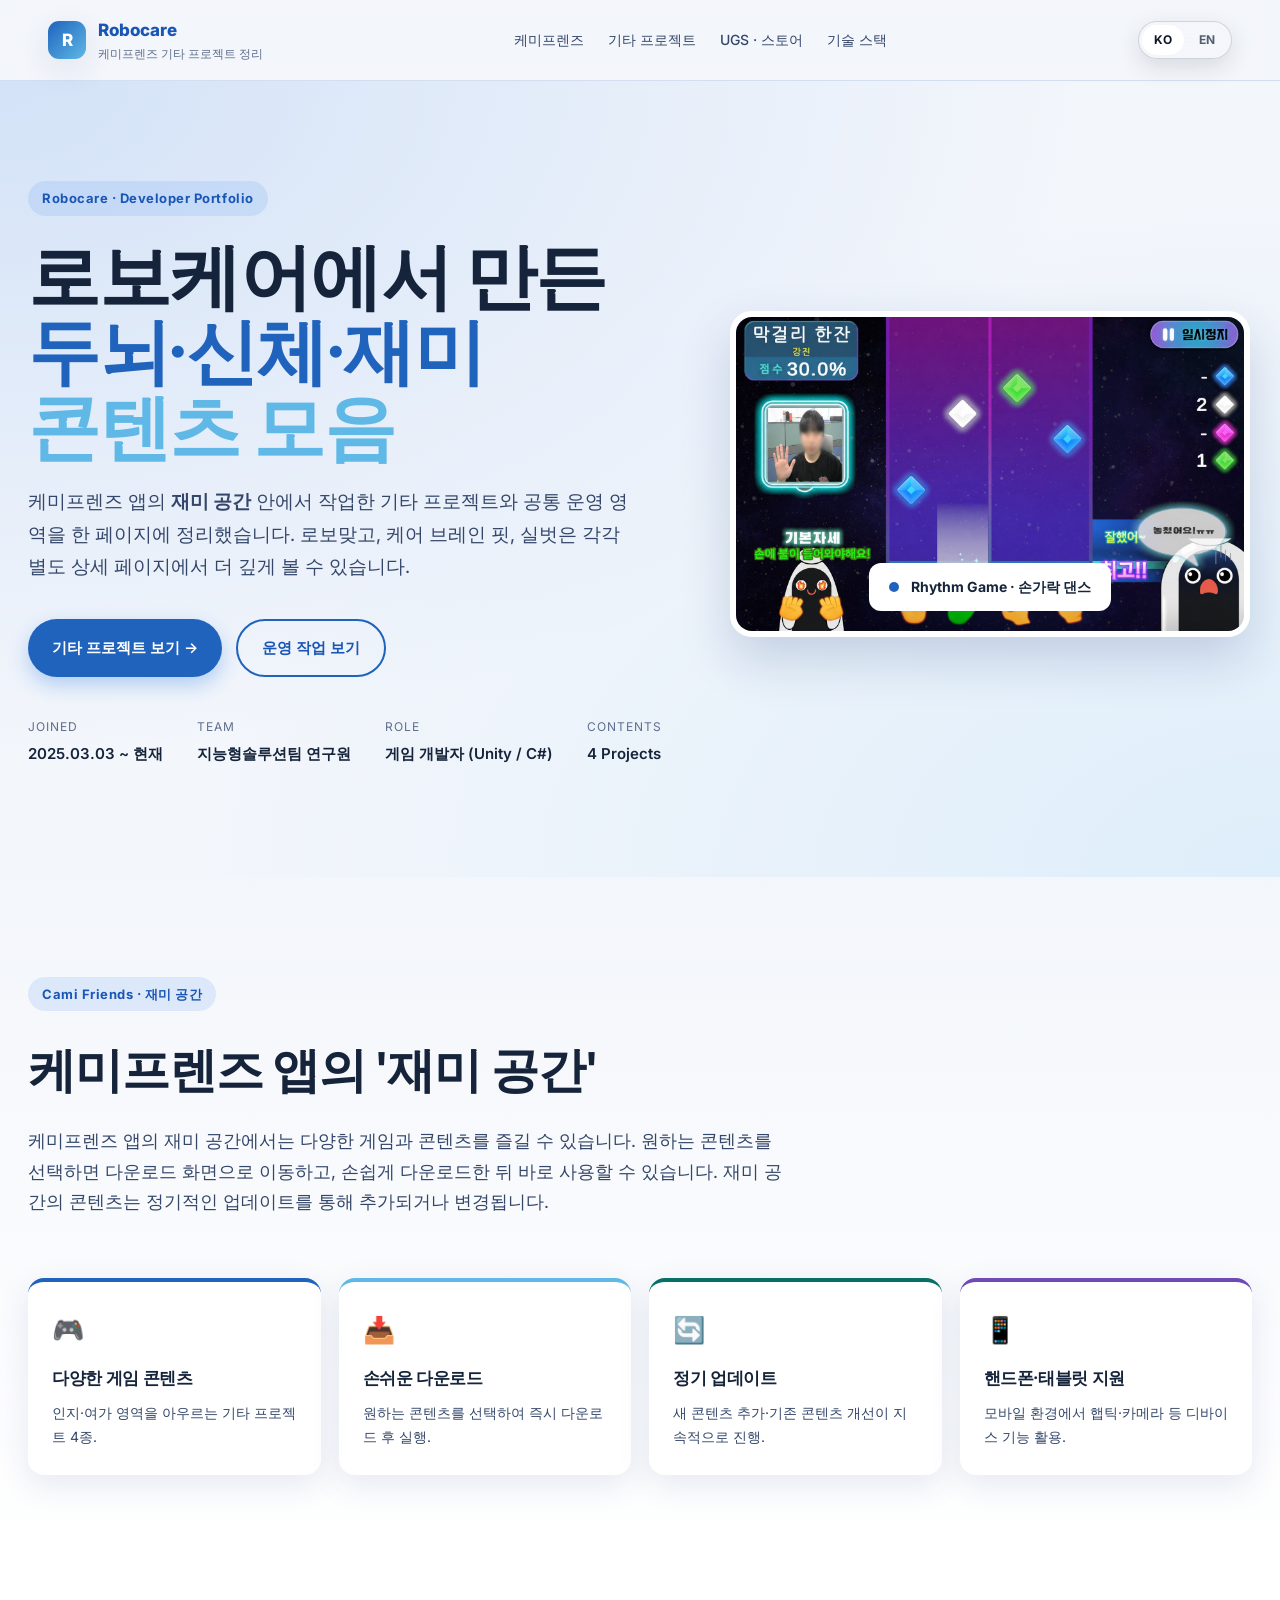
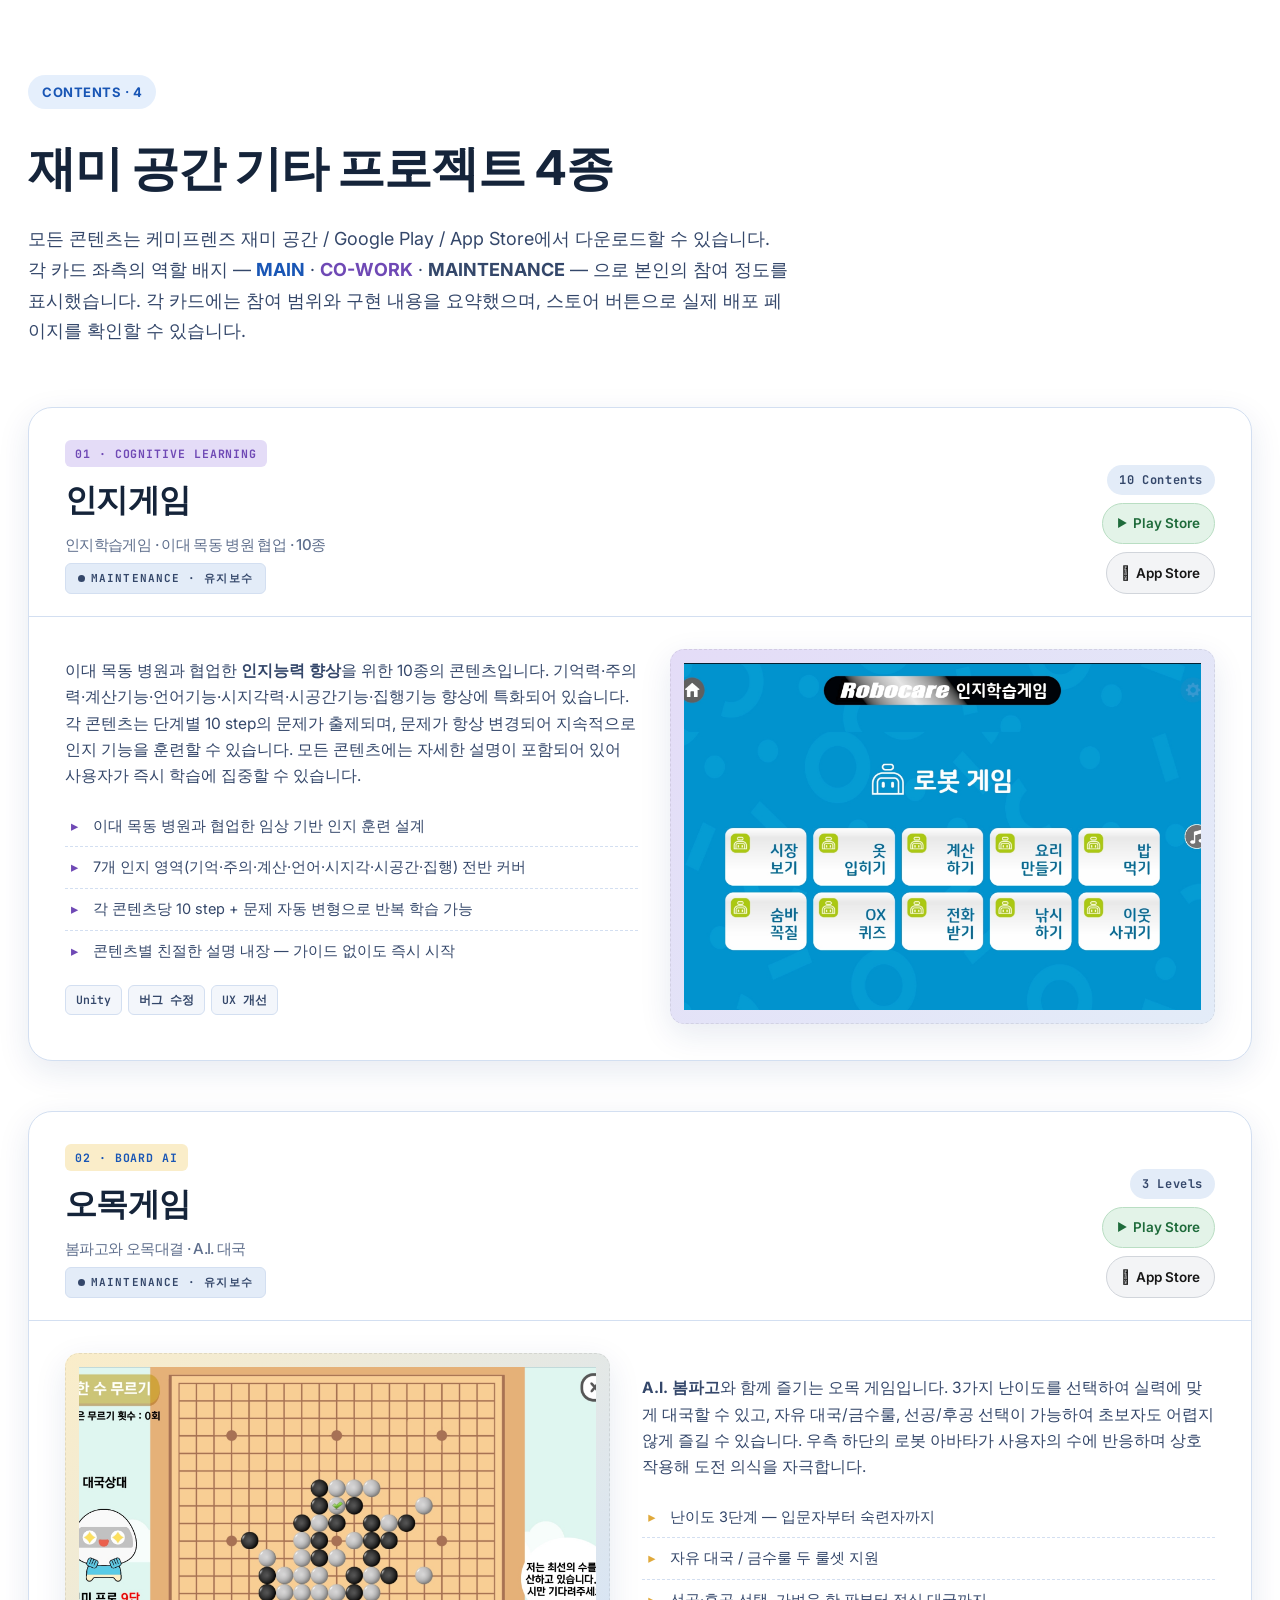
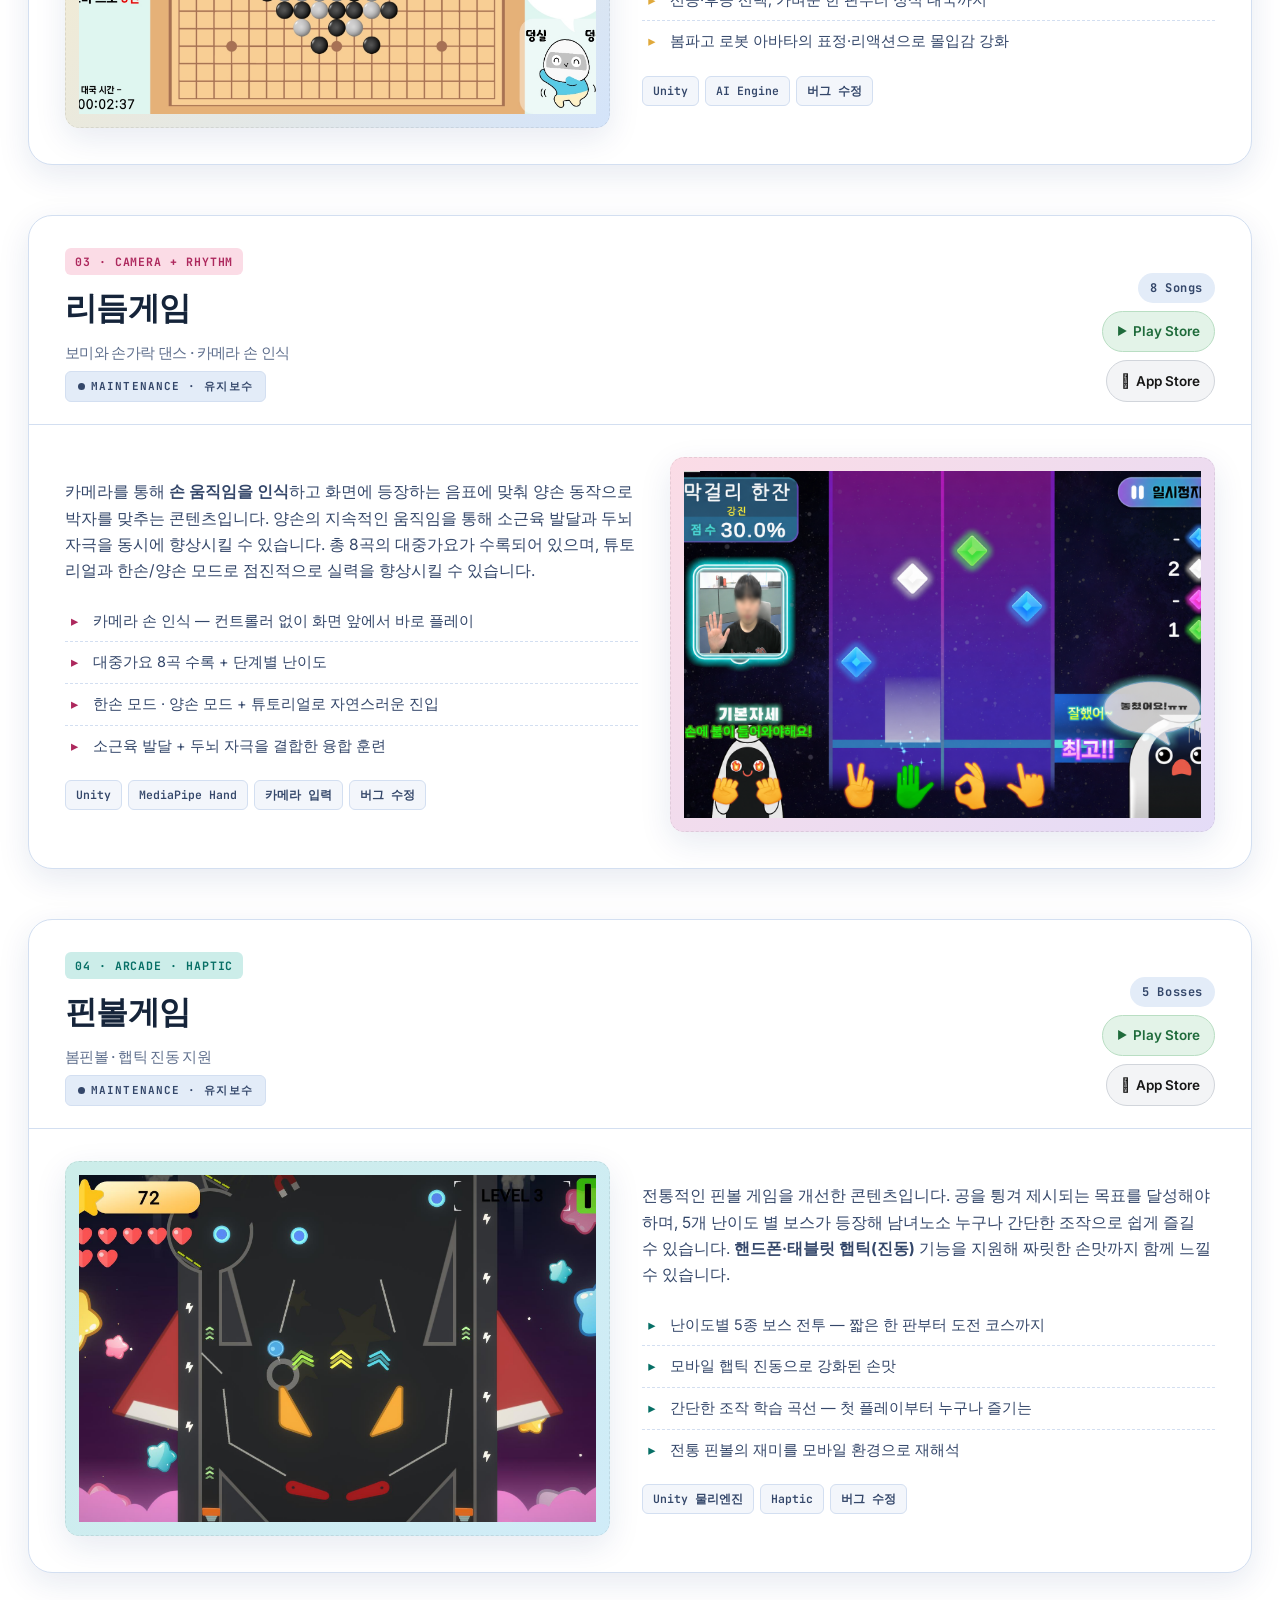
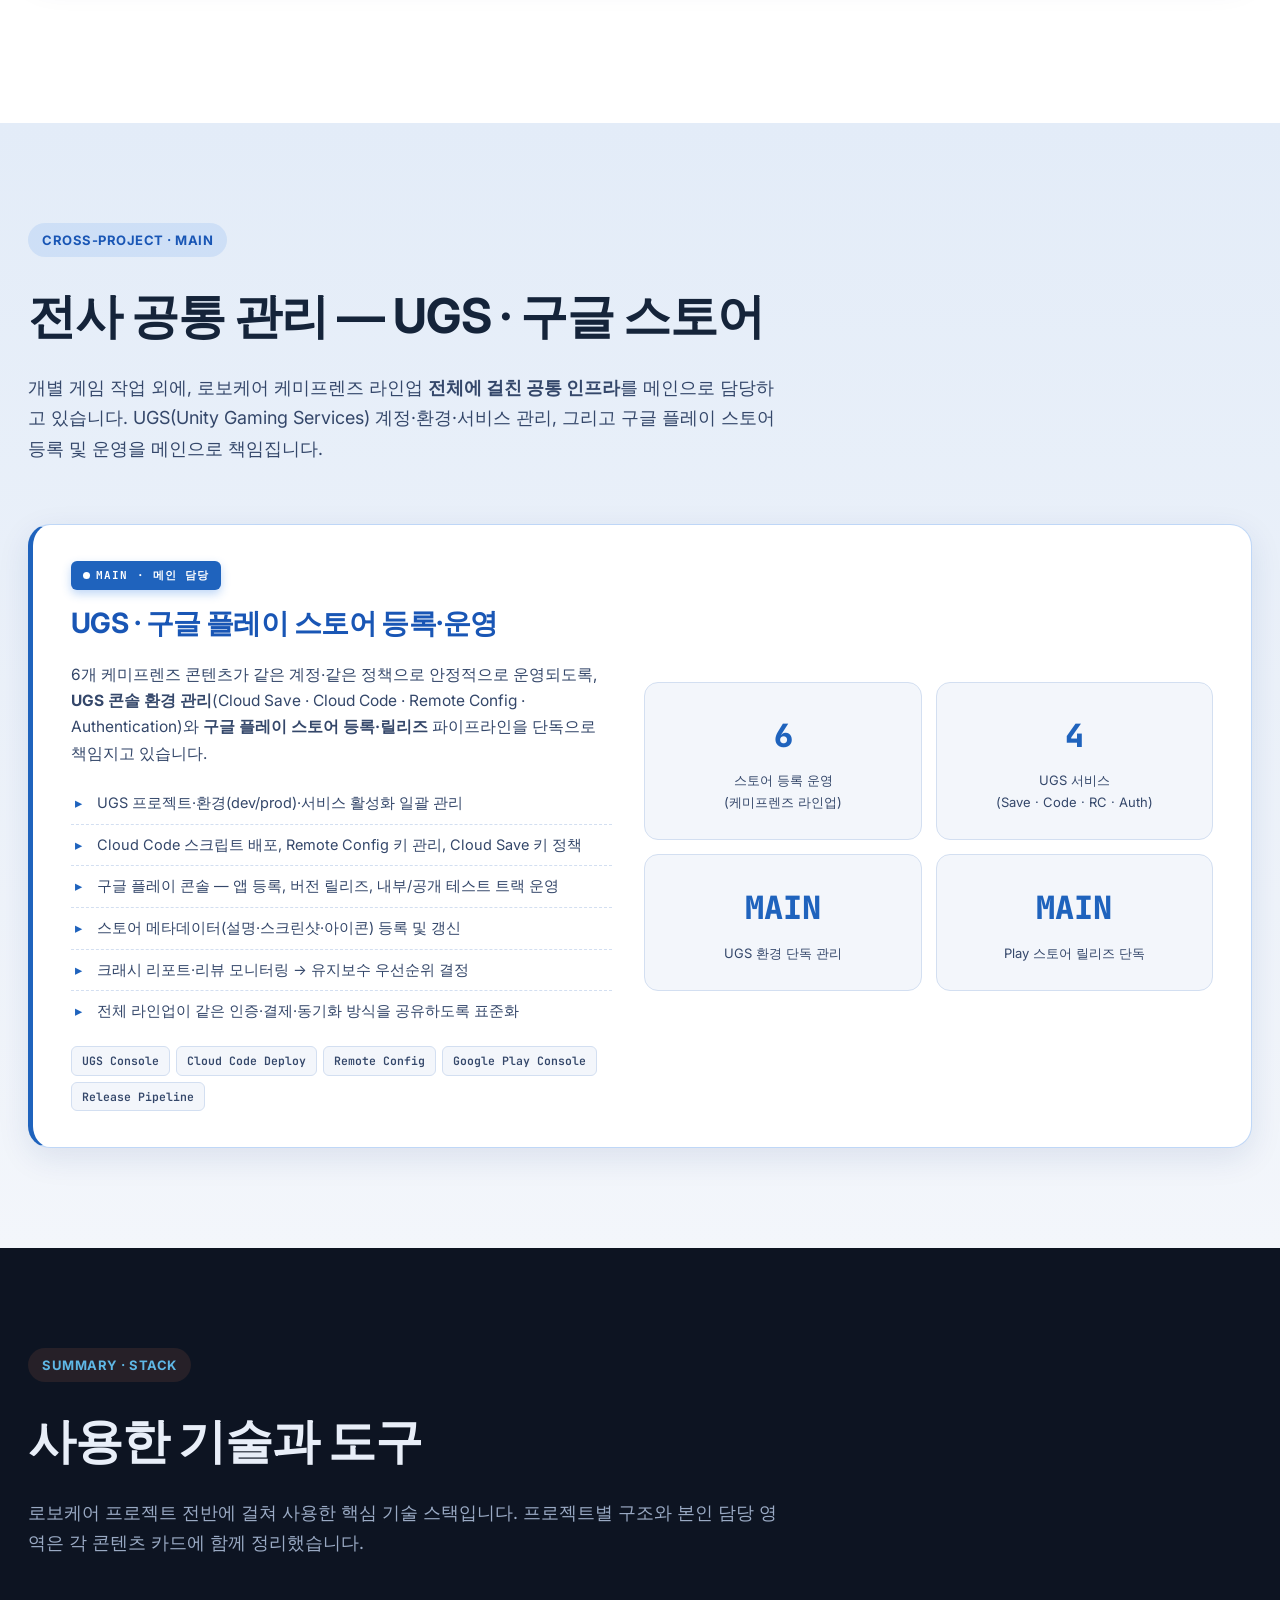
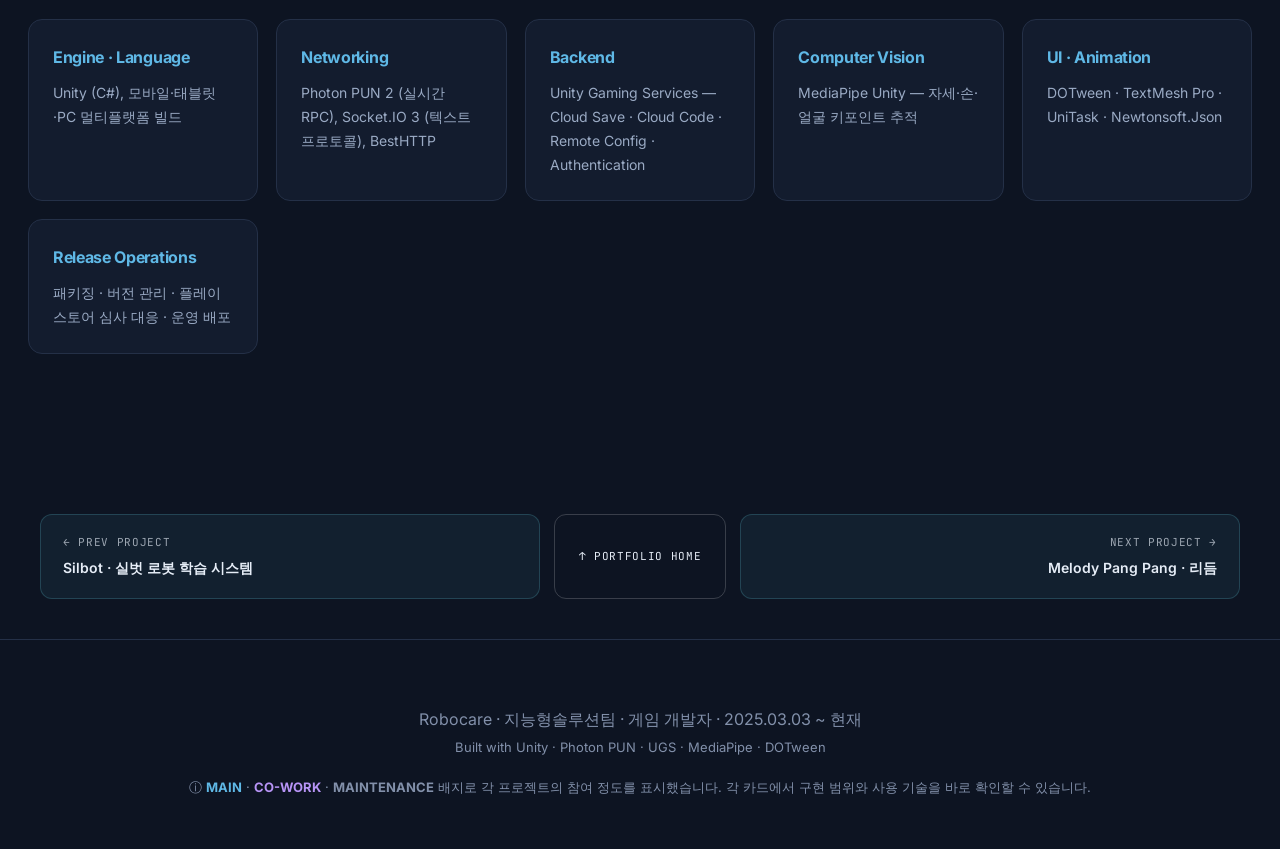
<file: robocare/index.html>
<!DOCTYPE html>
<html lang="ko">
<head>
  <meta charset="UTF-8" />
  <meta name="viewport" content="width=device-width, initial-scale=1.0" />
  <title>Robocare · 작업 프로젝트 모음 — Developer Portfolio</title>
  <meta name="description" content="로보케어(Robocare)에서 작업한 케미프렌즈 재미 공간 기타 프로젝트와 공통 운영 영역을 정리한 개발자 포트폴리오." />

  <link rel="preconnect" href="https://fonts.googleapis.com" />
  <link rel="preconnect" href="https://fonts.gstatic.com" crossorigin />
  <link href="https://fonts.googleapis.com/css2?family=Inter:wght@300;400;500;600;700;800;900&family=JetBrains+Mono:wght@400;500;700&display=optional" rel="stylesheet" />

  <style>
    /* ============================================================
       Theme tokens — Robocare blue palette
       ============================================================ */
    :root {
      --bg: #f3f6fb;
      --bg-soft: #e3ecf8;
      --paper: #ffffff;
      --ink: #15243a;
      --ink-soft: #34476a;
      --ink-muted: #5f6f8d;
      --line: #d3dff1;

      --accent: #1f63bd;        /* Robocare blue (primary) */
      --accent-deep: #1956b5;
      --accent-soft: #d4e4fa;

      --blue: #5fb8e6;          /* secondary lighter blue */
      --blue-soft: #d0ecf8;
      --teal: #076f66;
      --teal-soft: #ccede9;
      --purple: #6f49b5;
      --purple-soft: #e4dcf7;
      --amber: #e0a93b;
      --amber-soft: #faedc9;
      --pink: #ad285d;
      --pink-soft: #fbdce6;
      --green: #2dba6b;
      --green-soft: #d2efde;

      --shadow: 0 10px 32px rgba(20, 50, 120, 0.10);
      --shadow-strong: 0 22px 50px rgba(20, 50, 120, 0.18);

      /* Dark tone — for closing / tech overview */
      --d-bg: #0d1422;
      --d-bg-2: #131c2e;
      --d-line: #243047;
      --d-text: #e8eef8;
      --d-text-dim: #9aaac4;
      --d-text-muted: #8290aa;
      --d-accent: #5fb8e6;
    }

    * { box-sizing: border-box; }
    html { scroll-behavior: smooth; }
    body {
      margin: 0;
      font-family: "Inter", "Noto Sans KR", system-ui, sans-serif;
      line-height: 1.7;
      color: var(--ink);
      background: var(--bg);
      -webkit-font-smoothing: antialiased;
    }
    h1, h2, h3, h4 { letter-spacing: -0.02em; font-weight: 700; margin: 0; }
    code { font-family: "JetBrains Mono", ui-monospace, monospace; }
    a { color: inherit; }

    /* ============================================================
       Section base
       ============================================================ */
    section { padding: 100px 28px; position: relative; }
    .container { max-width: 1240px; margin: 0 auto; }
    .section-eyebrow {
      display: inline-block;
      padding: 6px 14px;
      background: rgba(44, 123, 229, 0.12);
      color: var(--accent-deep);
      border-radius: 999px;
      font-size: 13px; font-weight: 700;
      margin-bottom: 18px;
      letter-spacing: 0.04em;
    }
    .section-title {
      font-size: clamp(32px, 4vw, 48px);
      margin: 0 0 16px;
    }
    .section-sub {
      font-size: 18px;
      color: var(--ink-soft);
      max-width: 760px;
      margin: 0 0 60px;
    }

    /* ============================================================
       Nav
       ============================================================ */
    header.nav {
      position: sticky; top: 0; z-index: 50;
      background: rgba(243, 246, 251, 0.92);
      backdrop-filter: blur(12px);
      border-bottom: 1px solid var(--line);
    }
    .nav-inner {
      max-width: 1240px; margin: 0 auto;
      padding: 16px 28px;
      display: flex; align-items: center; justify-content: space-between;
    }
    .brand {
      display: flex; align-items: center; gap: 12px;
      font-weight: 800; font-size: 17px;
      color: var(--accent-deep); text-decoration: none;
    }
    .brand .logo-icon {
      width: 38px; height: 38px;
      border-radius: 11px;
      background: linear-gradient(135deg, var(--accent), var(--blue));
      display: flex; align-items: center; justify-content: center;
      color: white; font-weight: 800;
      box-shadow: var(--shadow);
    }
    .brand small { display: block; font-size: 11.5px; color: var(--ink-muted); font-weight: 500; }
    .nav-links { display: flex; gap: 24px; flex-wrap: wrap; }
    .nav-links a {
      color: var(--ink-soft); text-decoration: none;
      font-size: 14px; font-weight: 500;
      transition: color .15s;
    }
    .nav-links a:hover { color: var(--accent-deep); }

    /* ============================================================
       Hero
       ============================================================ */
    .hero {
      padding: 100px 28px 110px;
      background:
        radial-gradient(ellipse at top left, rgba(44, 123, 229, 0.16), transparent 60%),
        radial-gradient(ellipse at bottom right, rgba(95, 188, 245, 0.14), transparent 60%),
        var(--bg);
      overflow: hidden;
    }
    .hero-inner {
      max-width: 1240px; margin: 0 auto;
      display: grid; grid-template-columns: 1.1fr 0.9fr; gap: 60px; align-items: center;
    }
    .hero-eyebrow {
      display: inline-flex; align-items: center; gap: 8px;
      padding: 6px 14px;
      background: rgba(44, 123, 229, 0.12);
      color: var(--accent-deep);
      border-radius: 999px;
      font-size: 13px; font-weight: 700;
      margin-bottom: 22px;
      letter-spacing: 0.04em;
    }
    .hero h1 {
      font-size: clamp(40px, 6vw, 72px);
      line-height: 1.05;
      margin: 0 0 22px;
    }
    .hero h1 .accent { color: var(--accent); }
    .hero h1 .accent-blue { color: var(--blue); }
    .hero .lead {
      font-size: 19px; color: var(--ink-soft);
      max-width: 600px; margin: 0 0 36px;
    }
    .hero-cta { display: flex; gap: 14px; flex-wrap: wrap; }
    .btn {
      display: inline-flex; align-items: center; gap: 8px;
      padding: 14px 24px;
      border-radius: 999px;
      font-size: 15px; font-weight: 600;
      text-decoration: none; cursor: pointer;
      transition: transform .15s, box-shadow .2s;
      border: none;
    }
    .btn-primary {
      background: var(--accent); color: white;
      box-shadow: 0 8px 20px rgba(44, 123, 229, 0.32);
    }
    .btn-primary:hover { transform: translateY(-2px); box-shadow: 0 12px 28px rgba(44, 123, 229, 0.45); }
    .btn-ghost {
      background: transparent; color: var(--accent-deep);
      border: 2px solid var(--accent);
    }
    .btn-ghost:hover { background: var(--accent); color: white; }
    .hero-meta {
      margin-top: 40px;
      display: grid; grid-template-columns: repeat(4, auto);
      gap: 28px;
    }
    .hero-meta div { display: flex; flex-direction: column; }
    .hero-meta .k {
      font-size: 12px; color: var(--ink-muted);
      text-transform: uppercase; letter-spacing: 0.08em;
    }
    .hero-meta .v {
      font-size: 15px; color: var(--ink); font-weight: 600;
      margin-top: 4px;
    }

    .hero-visual { max-width: 520px; margin: 0 auto; position: relative; }
    .hero-screenshot {
      position: relative; border-radius: 22px; overflow: hidden;
      box-shadow: var(--shadow-strong);
      border: 6px solid white;
      background: linear-gradient(135deg, var(--accent-soft), var(--blue-soft));
      aspect-ratio: 1586 / 992;
      display: flex; align-items: center; justify-content: center;
    }
    .hero-screenshot img { display: block; width: 100%; height: 100%; object-fit: cover; }
    .hero-screenshot .placeholder {
      text-align: center; color: var(--ink-muted);
      font-family: "JetBrains Mono", monospace; font-size: 13px;
      padding: 40px;
    }
    .hero-screenshot .placeholder strong {
      display: block; color: var(--ink-soft);
      margin-bottom: 8px; font-size: 16px;
      font-family: "Inter", "Noto Sans KR", sans-serif;
    }
    .hero-screenshot .badge {
      position: absolute; bottom: 20px; left: 50%;
      transform: translateX(-50%);
      background: white; padding: 12px 20px; border-radius: 12px;
      box-shadow: var(--shadow);
      display: flex; align-items: center; gap: 12px;
      font-weight: 700; font-size: 14px;
      color: var(--ink); white-space: nowrap;
    }
    .badge .dot {
      width: 10px; height: 10px; border-radius: 50%;
      background: var(--accent);
      animation: pulse 1.8s infinite;
    }
    @keyframes pulse {
      0%, 100% { box-shadow: 0 0 0 4px rgba(44, 123, 229, 0.28); }
      50% { box-shadow: 0 0 0 10px rgba(44, 123, 229, 0); }
    }

    /* ============================================================
       Cami intro
       ============================================================ */
    .kemi-intro {
      background: linear-gradient(180deg, var(--bg) 0%, var(--paper) 100%);
    }
    .kemi-grid {
      display: grid;
      grid-template-columns: repeat(auto-fit, minmax(220px, 1fr));
      gap: 18px;
    }
    .kemi-feat {
      background: white;
      border-radius: 16px;
      padding: 26px 24px;
      box-shadow: var(--shadow);
      border-top: 4px solid var(--accent);
    }
    .kemi-feat:nth-child(2) { border-top-color: var(--blue); }
    .kemi-feat:nth-child(3) { border-top-color: var(--teal); }
    .kemi-feat:nth-child(4) { border-top-color: var(--purple); }
    .kemi-feat .icon { font-size: 26px; margin-bottom: 12px; }
    .kemi-feat h3 { margin: 0 0 8px; font-size: 17px; }
    .kemi-feat p { margin: 0; color: var(--ink-soft); font-size: 14px; }

    /* ============================================================
       Project cards (six contents)
       ============================================================ */
    .projects { background: var(--paper); }
    .project-card {
      background: white;
      border-radius: 24px;
      box-shadow: var(--shadow);
      overflow: hidden;
      margin-bottom: 50px;
      border: 1px solid var(--line);
      transition: transform .2s, box-shadow .2s;
    }
    .project-card:hover { box-shadow: var(--shadow-strong); }

    .project-head {
      display: grid; grid-template-columns: 1fr auto; gap: 18px; align-items: flex-end;
      padding: 32px 36px 22px;
      border-bottom: 1px solid var(--line);
    }
    .project-head .head-left {
      display: flex; flex-direction: column; gap: 6px;
    }
    .project-head .tag {
      display: inline-flex; align-items: center; gap: 6px;
      font-family: "JetBrains Mono", monospace;
      font-size: 11.5px; font-weight: 700;
      padding: 4px 10px; border-radius: 6px;
      letter-spacing: 0.08em;
      width: max-content;
    }
    .project-card.c-cognitive .tag { background: var(--purple-soft); color: var(--purple); }
    .project-card.c-omok      .tag { background: var(--amber-soft); color: var(--accent-deep); }
    .project-card.c-rhythm    .tag { background: var(--pink-soft); color: var(--pink); }
    .project-card.c-pinball   .tag { background: var(--teal-soft); color: var(--teal); }
    .project-card.c-matgo     .tag { background: var(--accent-soft); color: var(--accent-deep); }
    .project-card.c-fit       .tag { background: var(--green-soft); color: var(--green); }
    .project-card.c-silbot    .tag { background: var(--blue-soft); color: var(--blue); }

    .project-head h3 {
      font-size: clamp(24px, 3vw, 32px);
      color: var(--ink);
    }
    .project-head h3 .ko-sub {
      display: block;
      font-size: 15px; font-weight: 500;
      color: var(--ink-muted);
      margin-top: 4px;
    }
    .project-head .head-right {
      display: flex; flex-direction: column; align-items: flex-end; gap: 8px;
    }
    .project-head .badge-pill {
      font-family: "JetBrains Mono", monospace;
      font-size: 12px; font-weight: 700;
      padding: 5px 12px; border-radius: 999px;
      background: var(--bg-soft); color: var(--ink-soft);
      letter-spacing: 0.05em;
    }
    /* Play Store link button */
    .project-head .store-link {
      display: inline-flex; align-items: center; gap: 6px;
      font-size: 13.5px; font-weight: 600;
      color: #1f6b3b; text-decoration: none;
      padding: 8px 14px;
      border-radius: 999px;
      background: #e3f3e8;
      border: 1px solid #b9dec3;
      transition: background .15s, transform .15s;
    }
    .project-head .store-link::before {
      content: "▶"; font-size: 11px;
    }
    .project-head .store-link:hover { background: #1f6b3b; color: white; transform: translateX(2px); }
    .project-head .store-link.app-store {
      color: #171717;
      background: #f3f4f6;
      border-color: #d1d5db;
    }
    .project-head .store-link.app-store::before {
      content: "";
      font-size: 14px;
    }
    .project-head .store-link.app-store:hover {
      background: #171717;
      color: white;
    }

    /* Role badge (MAIN / CO-WORK / MAINTENANCE) */
    .role-badge {
      display: inline-flex; align-items: center; gap: 6px;
      font-family: "JetBrains Mono", monospace;
      font-size: 11px; font-weight: 700;
      padding: 5px 12px; border-radius: 6px;
      letter-spacing: 0.10em;
      color: white;
      width: max-content;
    }
    .role-badge.main { background: var(--accent); box-shadow: 0 4px 10px rgba(44, 123, 229, 0.30); }
    .role-badge.cowork { background: var(--purple); box-shadow: 0 4px 10px rgba(136, 103, 207, 0.30); }
    .role-badge.maint {
      background: var(--bg-soft);
      color: var(--ink-soft);
      border: 1px solid var(--line);
      box-shadow: none;
    }
    .role-badge::before {
      width: 7px; height: 7px; border-radius: 50%; content: "";
      background: currentColor;
    }
    .role-badge.main::before, .role-badge.cowork::before { background: white; }

    /* Tech mini-pills under bullets */
    .tech-tags {
      display: flex; flex-wrap: wrap; gap: 6px;
      margin: 14px 0 0;
    }
    .tech-tags span {
      font-family: "JetBrains Mono", monospace;
      font-size: 11.5px; font-weight: 600;
      padding: 4px 10px; border-radius: 6px;
      background: var(--bg);
      color: var(--ink-soft);
      border: 1px solid var(--line);
    }

    /* Common Management section (MAIN, before closing) */
    .common-section {
      background: linear-gradient(180deg, var(--bg-soft) 0%, var(--bg) 100%);
    }
    .common-card {
      background: white;
      border-radius: 22px;
      box-shadow: var(--shadow);
      overflow: hidden;
      border: 1px solid rgba(44, 123, 229, 0.30);
      border-left: 5px solid var(--accent);
      padding: 36px 38px;
      display: grid;
      grid-template-columns: 1fr 1.05fr;
      gap: 32px;
      align-items: center;
    }
    .common-card .common-head { display: flex; flex-direction: column; gap: 10px; margin-bottom: 14px; }
    .common-card h3 { font-size: clamp(22px, 2.6vw, 28px); color: var(--accent-deep); }
    .common-card .role-badge.main { align-self: flex-start; }
    .common-card p { font-size: 15.5px; color: var(--ink-soft); margin: 0 0 14px; line-height: 1.7; }
    .common-card ul {
      margin: 16px 0 0; padding: 0; list-style: none;
    }
    .common-card ul li {
      padding: 8px 0 8px 26px;
      position: relative;
      font-size: 14.5px;
      color: var(--ink-soft);
      border-bottom: 1px dashed var(--line);
    }
    .common-card ul li:last-child { border-bottom: none; }
    .common-card ul li::before {
      content: "▸";
      position: absolute; left: 4px; top: 8px;
      color: var(--accent); font-weight: 700;
    }
    .common-visual {
      display: grid; grid-template-columns: 1fr 1fr; gap: 14px;
    }
    .common-visual .stat-box {
      background: var(--bg);
      border-radius: 14px;
      padding: 26px 22px;
      text-align: center;
      border: 1px solid var(--line);
    }
    .common-visual .stat-box .n {
      font-family: "JetBrains Mono", monospace;
      font-size: 32px; font-weight: 800;
      color: var(--accent);
      margin-bottom: 6px;
    }
    .common-visual .stat-box .l { font-size: 13px; color: var(--ink-soft); }

    .project-body {
      display: grid; grid-template-columns: 1.05fr 1fr;
      padding: 32px 36px 36px;
      gap: 32px;
      align-items: center;
    }
    .project-card.reverse .project-body { grid-template-columns: 1fr 1.05fr; }
    .project-card.reverse .project-text { order: 2; }
    .project-card.reverse .project-images { order: 1; }

    .project-text p {
      font-size: 15.5px;
      color: var(--ink-soft);
      margin: 0 0 14px;
      line-height: 1.7;
    }
    .project-text ul {
      margin: 16px 0 0;
      padding: 0;
      list-style: none;
    }
    .project-text ul li {
      padding: 8px 0 8px 28px;
      position: relative;
      font-size: 14.5px;
      color: var(--ink-soft);
      border-bottom: 1px dashed var(--line);
    }
    .project-text ul li:last-child { border-bottom: none; }
    .project-text ul li::before {
      content: "▸";
      position: absolute; left: 6px; top: 8px;
      color: var(--accent);
      font-weight: 700;
    }
    .project-card.c-cognitive .project-text ul li::before { color: var(--purple); }
    .project-card.c-omok      .project-text ul li::before { color: var(--amber); }
    .project-card.c-rhythm    .project-text ul li::before { color: var(--pink); }
    .project-card.c-pinball   .project-text ul li::before { color: var(--teal); }
    .project-card.c-fit       .project-text ul li::before { color: var(--green); }
    .project-card.c-silbot    .project-text ul li::before { color: var(--blue); }

    /* image pair */
    .project-images {
      display: grid; grid-template-columns: 1fr 1fr; gap: 14px;
    }
    .project-images.single { grid-template-columns: 1fr; }
    .project-images.single .img-slot { aspect-ratio: 16 / 11; }
    .project-images .img-slot {
      aspect-ratio: 4 / 5;
      background: linear-gradient(135deg, var(--bg-soft), var(--accent-soft));
      border-radius: 14px;
      overflow: hidden;
      position: relative;
      box-shadow: var(--shadow);
      display: flex; align-items: center; justify-content: center;
      color: var(--ink-muted);
      font-family: "JetBrains Mono", monospace; font-size: 11.5px;
      padding: 14px;
      text-align: center;
    }
    .project-images .img-slot img {
      width: 100%; height: 100%; object-fit: cover;
    }
    .project-images .img-slot::after {
      content: "";
      position: absolute; inset: 0;
      border: 1px dashed rgba(0, 0, 0, 0.08);
      border-radius: 14px;
      pointer-events: none;
    }
    .project-images .img-slot strong {
      display: block;
      font-family: "Inter", "Noto Sans KR", sans-serif;
      color: var(--ink-soft);
      margin-bottom: 4px;
      font-size: 12.5px;
    }
    /* alternative colored backgrounds */
    .project-card.c-cognitive .img-slot { background: linear-gradient(135deg, var(--purple-soft), var(--bg-soft)); }
    .project-card.c-omok      .img-slot { background: linear-gradient(135deg, var(--amber-soft), var(--accent-soft)); }
    .project-card.c-rhythm    .img-slot { background: linear-gradient(135deg, var(--pink-soft), var(--purple-soft)); }
    .project-card.c-pinball   .img-slot { background: linear-gradient(135deg, var(--teal-soft), var(--blue-soft)); }
    .project-card.c-matgo     .img-slot { background: linear-gradient(135deg, var(--accent-soft), var(--amber-soft)); }
    .project-card.c-fit       .img-slot { background: linear-gradient(135deg, var(--green-soft), var(--teal-soft)); }
    .project-card.c-silbot    .img-slot { background: linear-gradient(135deg, var(--blue-soft), var(--purple-soft)); }

    /* ============================================================
       Linked portfolio banner
       ============================================================ */
    .linked-banner {
      display: flex; align-items: center; justify-content: space-between;
      gap: 18px; flex-wrap: wrap;
      padding: 18px 24px;
      margin-top: 6px;
      background: linear-gradient(135deg, rgba(44, 123, 229, 0.10), rgba(44, 123, 229, 0.03));
      border: 1px solid rgba(44, 123, 229, 0.22);
      border-radius: 14px;
      font-size: 14px;
      color: var(--ink-soft);
    }
    .linked-banner strong { color: var(--accent-deep); }
    .linked-banner a {
      text-decoration: none;
      color: var(--accent-deep);
      font-weight: 700;
      display: inline-flex; align-items: center; gap: 6px;
    }
    .linked-banner a::after { content: "→"; transition: transform .15s; }
    .linked-banner a:hover::after { transform: translateX(4px); }

    /* ============================================================
       Silbot showcase (separate product line)
       ============================================================ */
    .silbot-section {
      background: linear-gradient(180deg, var(--paper), var(--bg) 50%, var(--bg-soft) 100%);
    }

    /* ============================================================
       Closing - dark / contact
       ============================================================ */
    .closing {
      background: var(--d-bg);
      color: var(--d-text);
    }
    .closing .section-eyebrow {
      background: rgba(255, 139, 90, 0.10);
      color: var(--d-accent);
    }
    .closing .section-title { color: var(--d-text); }
    .closing .section-sub { color: var(--d-text-dim); }
    .closing-grid {
      display: grid; grid-template-columns: repeat(auto-fit, minmax(220px, 1fr));
      gap: 18px;
    }
    .closing-card {
      background: var(--d-bg-2);
      border: 1px solid var(--d-line);
      border-radius: 14px;
      padding: 24px;
    }
    .closing-card h3 { margin: 0 0 10px; color: var(--d-accent); font-size: 16px; }
    .closing-card p { margin: 0; color: var(--d-text-dim); font-size: 14px; }

    /* ============================================================
       Footer
       ============================================================ */
    footer.footer {
      background: var(--d-bg);
      color: var(--d-text-muted);
      padding: 50px 28px 38px;
      border-top: 1px solid var(--d-line);
      text-align: center;
    }
    footer.footer a { color: var(--d-accent); text-decoration: none; }
    footer.footer .small { font-size: 13px; margin-top: 10px; }

    /* ============================================================
       Responsive
       ============================================================ */
    @media (max-width: 900px) {
      section { padding: 70px 22px; }
      .hero-inner { grid-template-columns: 1fr; gap: 40px; }
      .hero-meta { grid-template-columns: repeat(2, auto); }
      .project-head { grid-template-columns: 1fr; }
      .project-head .head-right { align-items: flex-start; flex-direction: row; flex-wrap: wrap; }
      .project-body, .project-card.reverse .project-body { grid-template-columns: 1fr; }
      .project-card.reverse .project-text, .project-card.reverse .project-images { order: initial; }
      .common-card { grid-template-columns: 1fr; padding: 28px 24px; }
      .nav-links { display: none; }
    }
  </style>
  <link rel="stylesheet" href="../assets/language-toggle.css" />
</head>
<body>
  <a class="skip-link" href="#main-content">본문으로 바로가기</a>

  <!-- =================== NAV =================== -->
  <header class="nav">
    <div class="nav-inner">
      <a class="brand" href="#top">
        <span class="logo-icon">R</span>
        <span>
          Robocare
          <small>케미프렌즈 기타 프로젝트 정리</small>
        </span>
      </a>
      <nav class="nav-links">
        <a href="#kemi">케미프렌즈</a>
        <a href="#projects">기타 프로젝트</a>
        <a href="#common">UGS · 스토어</a>
        <a href="#closing">기술 스택</a>
      </nav>
      <div class="language-toggle" role="group" aria-label="Language switcher" data-no-translate>
        <button type="button" data-lang-value="ko" class="is-active" aria-pressed="true">KO</button>
        <button type="button" data-lang-value="en" aria-pressed="false">EN</button>
      </div>
    </div>
  </header>

  <main id="main-content">

  <!-- =================== HERO =================== -->
  <section class="hero" id="top">
    <div class="hero-inner">
      <div>
        <span class="hero-eyebrow">Robocare · Developer Portfolio</span>
        <h1>
          로보케어에서 만든<br/>
          <span class="accent">두뇌·신체·재미</span><br/>
          <span class="accent-blue">콘텐츠 모음</span>
        </h1>
        <p class="lead">
          케미프렌즈 앱의 <strong>재미 공간</strong> 안에서 작업한 기타 프로젝트와
          공통 운영 영역을 한 페이지에 정리했습니다. 로보맞고, 케어 브레인 핏, 실벗은 각각 별도 상세 페이지에서 더 깊게 볼 수 있습니다.
        </p>
        <div class="hero-cta">
          <a class="btn btn-primary" href="#projects">기타 프로젝트 보기 →</a>
          <a class="btn btn-ghost" href="#common">운영 작업 보기</a>
        </div>
        <div class="hero-meta">
          <div><span class="k">Joined</span><span class="v">2025.03.03 ~ 현재</span></div>
          <div><span class="k">Team</span><span class="v">지능형솔루션팀 연구원</span></div>
          <div><span class="k">Role</span><span class="v">게임 개발자 (Unity / C#)</span></div>
          <div><span class="k">Contents</span><span class="v">4 Projects</span></div>
        </div>
      </div>
      <div class="hero-visual">
        <div class="hero-screenshot">
          <img src="assets/robocare-hero.jpg" alt="보미와 손가락 댄스 리듬게임 플레이 화면" width="1586" height="992" fetchpriority="high" decoding="async" />
          <div class="badge"><span class="dot"></span>Rhythm Game · 손가락 댄스</div>
        </div>
      </div>
    </div>
  </section>

  <!-- =================== CAMI INTRO =================== -->
  <section class="kemi-intro" id="kemi">
    <div class="container">
      <span class="section-eyebrow">Cami Friends · 재미 공간</span>
      <h2 class="section-title">케미프렌즈 앱의 '재미 공간'</h2>
      <p class="section-sub">
        케미프렌즈 앱의 재미 공간에서는 다양한 게임과 콘텐츠를 즐길 수 있습니다.
        원하는 콘텐츠를 선택하면 다운로드 화면으로 이동하고, 손쉽게 다운로드한 뒤 바로 사용할 수 있습니다.
        재미 공간의 콘텐츠는 정기적인 업데이트를 통해 추가되거나 변경됩니다.
      </p>

      <div class="kemi-grid">
        <div class="kemi-feat">
          <div class="icon">🎮</div>
          <h3>다양한 게임 콘텐츠</h3>
          <p>인지·여가 영역을 아우르는 기타 프로젝트 4종.</p>
        </div>
        <div class="kemi-feat">
          <div class="icon">📥</div>
          <h3>손쉬운 다운로드</h3>
          <p>원하는 콘텐츠를 선택하여 즉시 다운로드 후 실행.</p>
        </div>
        <div class="kemi-feat">
          <div class="icon">🔄</div>
          <h3>정기 업데이트</h3>
          <p>새 콘텐츠 추가·기존 콘텐츠 개선이 지속적으로 진행.</p>
        </div>
        <div class="kemi-feat">
          <div class="icon">📱</div>
          <h3>핸드폰·태블릿 지원</h3>
          <p>모바일 환경에서 햅틱·카메라 등 디바이스 기능 활용.</p>
        </div>
      </div>
    </div>
  </section>

  <!-- =================== PROJECTS =================== -->
  <section class="projects" id="projects">
    <div class="container">
      <span class="section-eyebrow">CONTENTS · 4</span>
      <h2 class="section-title">재미 공간 기타 프로젝트 4종</h2>
      <p class="section-sub">
        모든 콘텐츠는 케미프렌즈 재미 공간 / Google Play / App Store에서 다운로드할 수 있습니다.
        각 카드 좌측의 역할 배지 — <strong style="color: var(--accent-deep);">MAIN</strong> ·
        <strong style="color: var(--purple);">CO-WORK</strong> · <strong>MAINTENANCE</strong> — 으로 본인의 참여 정도를 표시했습니다.
        각 카드에는 참여 범위와 구현 내용을 요약했으며, 스토어 버튼으로 실제 배포 페이지를 확인할 수 있습니다.
      </p>

      <!-- ========== 1. 인지게임 ========== -->
      <article class="project-card c-cognitive">
        <div class="project-head">
          <div class="head-left">
            <span class="tag">01 · COGNITIVE LEARNING</span>
            <h3>인지게임 <span class="ko-sub">인지학습게임 · 이대 목동 병원 협업 · 10종</span></h3>
            <span class="role-badge maint">MAINTENANCE · 유지보수</span>
          </div>
          <div class="head-right">
            <span class="badge-pill">10 Contents</span>
            <a class="store-link" href="https://play.google.com/store/apps/details?id=com.robocare.coggames" target="_blank" rel="noopener">Play Store</a>
            <a class="store-link app-store" href="https://apps.apple.com/kr/app/%EB%A1%9C%EB%B3%B4%EC%BC%80%EC%96%B4-%EC%9D%B8%EC%A7%80%ED%9B%88%EB%A0%A8%EA%B2%8C%EC%9E%84/id6785417908" target="_blank" rel="noopener" aria-label="인지게임 App Store에서 보기">App Store</a>
          </div>
        </div>
        <div class="project-body">
          <div class="project-text">
            <p>
              이대 목동 병원과 협업한 <strong>인지능력 향상</strong>을 위한 10종의 콘텐츠입니다.
              기억력·주의력·계산기능·언어기능·시지각력·시공간기능·집행기능 향상에 특화되어 있습니다.
              각 콘텐츠는 단계별 10 step의 문제가 출제되며, 문제가 항상 변경되어 지속적으로 인지 기능을 훈련할 수 있습니다.
              모든 콘텐츠에는 자세한 설명이 포함되어 있어 사용자가 즉시 학습에 집중할 수 있습니다.
            </p>
            <ul>
              <li>이대 목동 병원과 협업한 임상 기반 인지 훈련 설계</li>
              <li>7개 인지 영역(기억·주의·계산·언어·시지각·시공간·집행) 전반 커버</li>
              <li>각 콘텐츠당 10 step + 문제 자동 변형으로 반복 학습 가능</li>
              <li>콘텐츠별 친절한 설명 내장 — 가이드 없이도 즉시 시작</li>
            </ul>
            <div class="tech-tags">
              <span>Unity</span><span>버그 수정</span><span>UX 개선</span>
            </div>
          </div>
          <div class="project-images single">
            <div class="img-slot">
              <img src="assets/인지.jpg" alt="인지게임 대표 화면" loading="lazy" decoding="async" />
            </div>
          </div>
        </div>
      </article>

      <!-- ========== 2. 오목게임 ========== -->
      <article class="project-card c-omok reverse">
        <div class="project-head">
          <div class="head-left">
            <span class="tag">02 · BOARD AI</span>
            <h3>오목게임 <span class="ko-sub">봄파고와 오목대결 · A.I. 대국</span></h3>
            <span class="role-badge maint">MAINTENANCE · 유지보수</span>
          </div>
          <div class="head-right">
            <span class="badge-pill">3 Levels</span>
            <a class="store-link" href="https://play.google.com/store/apps/details?id=com.robocare.bomphago" target="_blank" rel="noopener">Play Store</a>
            <a class="store-link app-store" href="https://apps.apple.com/kr/app/%EB%A1%9C%EB%B3%B4%EC%BC%80%EC%96%B4-%EB%B4%84%ED%8C%8C%EA%B3%A0/id6764503478" target="_blank" rel="noopener" aria-label="오목게임 App Store에서 보기">App Store</a>
          </div>
        </div>
        <div class="project-body">
          <div class="project-text">
            <p>
              <strong>A.I. 봄파고</strong>와 함께 즐기는 오목 게임입니다. 3가지 난이도를 선택하여 실력에 맞게 대국할 수 있고,
              자유 대국/금수룰, 선공/후공 선택이 가능하여 초보자도 어렵지 않게 즐길 수 있습니다.
              우측 하단의 로봇 아바타가 사용자의 수에 반응하며 상호작용해 도전 의식을 자극합니다.
            </p>
            <ul>
              <li>난이도 3단계 — 입문자부터 숙련자까지</li>
              <li>자유 대국 / 금수룰 두 룰셋 지원</li>
              <li>선공·후공 선택, 가벼운 한 판부터 정식 대국까지</li>
              <li>봄파고 로봇 아바타의 표정·리액션으로 몰입감 강화</li>
            </ul>
            <div class="tech-tags">
              <span>Unity</span><span>AI Engine</span><span>버그 수정</span>
            </div>
          </div>
          <div class="project-images single">
            <div class="img-slot">
              <img src="assets/오목.jpg" alt="오목게임 봄파고 대표 화면" loading="lazy" decoding="async" />
            </div>
          </div>
        </div>
      </article>

      <!-- ========== 3. 리듬게임 ========== -->
      <article class="project-card c-rhythm">
        <div class="project-head">
          <div class="head-left">
            <span class="tag">03 · CAMERA + RHYTHM</span>
            <h3>리듬게임 <span class="ko-sub">보미와 손가락 댄스 · 카메라 손 인식</span></h3>
            <span class="role-badge maint">MAINTENANCE · 유지보수</span>
          </div>
          <div class="head-right">
            <span class="badge-pill">8 Songs</span>
            <a class="store-link" href="https://play.google.com/store/apps/details?id=com.robocare.gesture_rhythm" target="_blank" rel="noopener">Play Store</a>
            <a class="store-link app-store" href="https://apps.apple.com/kr/app/%EB%A1%9C%EB%B3%B4%EC%BC%80%EC%96%B4-%EC%86%90%EA%B0%80%EB%9D%BD%EB%A6%AC%EB%93%AC%EA%B2%8C%EC%9E%84/id6785416114" target="_blank" rel="noopener" aria-label="리듬게임 App Store에서 보기">App Store</a>
          </div>
        </div>
        <div class="project-body">
          <div class="project-text">
            <p>
              카메라를 통해 <strong>손 움직임을 인식</strong>하고 화면에 등장하는 음표에 맞춰 양손 동작으로 박자를 맞추는 콘텐츠입니다.
              양손의 지속적인 움직임을 통해 소근육 발달과 두뇌 자극을 동시에 향상시킬 수 있습니다.
              총 8곡의 대중가요가 수록되어 있으며, 튜토리얼과 한손/양손 모드로 점진적으로 실력을 향상시킬 수 있습니다.
            </p>
            <ul>
              <li>카메라 손 인식 — 컨트롤러 없이 화면 앞에서 바로 플레이</li>
              <li>대중가요 8곡 수록 + 단계별 난이도</li>
              <li>한손 모드 · 양손 모드 + 튜토리얼로 자연스러운 진입</li>
              <li>소근육 발달 + 두뇌 자극을 결합한 융합 훈련</li>
            </ul>
            <div class="tech-tags">
              <span>Unity</span><span>MediaPipe Hand</span><span>카메라 입력</span><span>버그 수정</span>
            </div>
          </div>
          <div class="project-images single">
            <div class="img-slot">
              <img src="assets/리듬.png" alt="리듬게임 손가락 댄스 대표 화면" loading="lazy" decoding="async" />
            </div>
          </div>
        </div>
      </article>

      <!-- ========== 4. 핀볼게임 ========== -->
      <article class="project-card c-pinball reverse">
        <div class="project-head">
          <div class="head-left">
            <span class="tag">04 · ARCADE · HAPTIC</span>
            <h3>핀볼게임 <span class="ko-sub">봄핀볼 · 햅틱 진동 지원</span></h3>
            <span class="role-badge maint">MAINTENANCE · 유지보수</span>
          </div>
          <div class="head-right">
            <span class="badge-pill">5 Bosses</span>
            <a class="store-link" href="https://play.google.com/store/apps/details?id=com.robocare.pinball" target="_blank" rel="noopener">Play Store</a>
            <a class="store-link app-store" href="https://apps.apple.com/kr/app/%EB%A1%9C%EB%B3%B4%EC%BC%80%EC%96%B4-%EB%B4%84%ED%95%80%EB%B3%BC/id6785415420" target="_blank" rel="noopener" aria-label="핀볼게임 App Store에서 보기">App Store</a>
          </div>
        </div>
        <div class="project-body">
          <div class="project-text">
            <p>
              전통적인 핀볼 게임을 개선한 콘텐츠입니다. 공을 튕겨 제시되는 목표를 달성해야 하며,
              5개 난이도 별 보스가 등장해 남녀노소 누구나 간단한 조작으로 쉽게 즐길 수 있습니다.
              <strong>핸드폰·태블릿 햅틱(진동)</strong> 기능을 지원해 짜릿한 손맛까지 함께 느낄 수 있습니다.
            </p>
            <ul>
              <li>난이도별 5종 보스 전투 — 짧은 한 판부터 도전 코스까지</li>
              <li>모바일 햅틱 진동으로 강화된 손맛</li>
              <li>간단한 조작 학습 곡선 — 첫 플레이부터 누구나 즐기는</li>
              <li>전통 핀볼의 재미를 모바일 환경으로 재해석</li>
            </ul>
            <div class="tech-tags">
              <span>Unity 물리엔진</span><span>Haptic</span><span>버그 수정</span>
            </div>
          </div>
          <div class="project-images single">
            <div class="img-slot">
              <img src="assets/핀볼.jpg" alt="봄핀볼 대표 화면" loading="lazy" decoding="async" />
            </div>
          </div>
        </div>
      </article>

    </div>
  </section>

  <!-- =================== COMMON MANAGEMENT (MAIN) =================== -->
  <section class="common-section" id="common">
    <div class="container">
      <span class="section-eyebrow">CROSS-PROJECT · MAIN</span>
      <h2 class="section-title">전사 공통 관리 — UGS · 구글 스토어</h2>
      <p class="section-sub">
        개별 게임 작업 외에, 로보케어 케미프렌즈 라인업 <strong>전체에 걸친 공통 인프라</strong>를 메인으로 담당하고 있습니다.
        UGS(Unity Gaming Services) 계정·환경·서비스 관리, 그리고 구글 플레이 스토어 등록 및 운영을 메인으로 책임집니다.
      </p>

      <div class="common-card">
        <div>
          <div class="common-head">
            <span class="role-badge main">MAIN · 메인 담당</span>
            <h3>UGS · 구글 플레이 스토어 등록·운영</h3>
          </div>
          <p>
            6개 케미프렌즈 콘텐츠가 같은 계정·같은 정책으로 안정적으로 운영되도록,
            <strong>UGS 콘솔 환경 관리</strong>(Cloud Save · Cloud Code · Remote Config · Authentication)와
            <strong>구글 플레이 스토어 등록·릴리즈</strong> 파이프라인을 단독으로 책임지고 있습니다.
          </p>
          <ul>
            <li>UGS 프로젝트·환경(dev/prod)·서비스 활성화 일괄 관리</li>
            <li>Cloud Code 스크립트 배포, Remote Config 키 관리, Cloud Save 키 정책</li>
            <li>구글 플레이 콘솔 — 앱 등록, 버전 릴리즈, 내부/공개 테스트 트랙 운영</li>
            <li>스토어 메타데이터(설명·스크린샷·아이콘) 등록 및 갱신</li>
            <li>크래시 리포트·리뷰 모니터링 → 유지보수 우선순위 결정</li>
            <li>전체 라인업이 같은 인증·결제·동기화 방식을 공유하도록 표준화</li>
          </ul>
          <div class="tech-tags">
            <span>UGS Console</span><span>Cloud Code Deploy</span><span>Remote Config</span><span>Google Play Console</span><span>Release Pipeline</span>
          </div>
        </div>

        <div class="common-visual">
          <div class="stat-box">
            <div class="n">6</div>
            <div class="l">스토어 등록 운영<br/>(케미프렌즈 라인업)</div>
          </div>
          <div class="stat-box">
            <div class="n">4</div>
            <div class="l">UGS 서비스<br/>(Save · Code · RC · Auth)</div>
          </div>
          <div class="stat-box">
            <div class="n">MAIN</div>
            <div class="l">UGS 환경 단독 관리</div>
          </div>
          <div class="stat-box">
            <div class="n">MAIN</div>
            <div class="l">Play 스토어 릴리즈 단독</div>
          </div>
        </div>
      </div>
    </div>
  </section>

  <!-- =================== CLOSING =================== -->
  <section class="closing" id="closing">
    <div class="container">
      <span class="section-eyebrow">SUMMARY · STACK</span>
      <h2 class="section-title">사용한 기술과 도구</h2>
      <p class="section-sub">
        로보케어 프로젝트 전반에 걸쳐 사용한 핵심 기술 스택입니다.
        프로젝트별 구조와 본인 담당 영역은 각 콘텐츠 카드에 함께 정리했습니다.
      </p>

      <div class="closing-grid">
        <div class="closing-card">
          <h3>Engine · Language</h3>
          <p>Unity (C#), 모바일·태블릿·PC 멀티플랫폼 빌드</p>
        </div>
        <div class="closing-card">
          <h3>Networking</h3>
          <p>Photon PUN 2 (실시간 RPC), Socket.IO 3 (텍스트 프로토콜), BestHTTP</p>
        </div>
        <div class="closing-card">
          <h3>Backend</h3>
          <p>Unity Gaming Services — Cloud Save · Cloud Code · Remote Config · Authentication</p>
        </div>
        <div class="closing-card">
          <h3>Computer Vision</h3>
          <p>MediaPipe Unity — 자세·손·얼굴 키포인트 추적</p>
        </div>
        <div class="closing-card">
          <h3>UI · Animation</h3>
          <p>DOTween · TextMesh Pro · UniTask · Newtonsoft.Json</p>
        </div>
        <div class="closing-card">
          <h3>Release Operations</h3>
          <p>패키징 · 버전 관리 · 플레이스토어 심사 대응 · 운영 배포</p>
        </div>
      </div>
    </div>
  </section>

  <!-- ===== Project Navigation (prev / home / next) ===== -->
<nav style="width:100%;margin:0;padding:60px max(28px,calc((100% - 1200px)/2)) 40px;display:grid;grid-template-columns:1fr auto 1fr;gap:14px;font-family:'Inter','Noto Sans KR',sans-serif;background:var(--d-bg);" aria-label="Project navigation">
    <a href="../silbot/" style="display:flex;flex-direction:column;gap:4px;padding:18px 22px;border-radius:12px;text-decoration:none;color:#e6edf7;background:rgba(110,231,255,0.06);border:1px solid rgba(110,231,255,0.18);transition:all .2s;">
      <span style="font-family:'JetBrains Mono',monospace;font-size:11px;opacity:0.65;letter-spacing:0.06em;text-transform:uppercase;">← PREV PROJECT</span>
      <span style="font-size:14px;font-weight:600;">Silbot · 실벗 로봇 학습 시스템</span>
    </a>
    <a href="../index.html" style="display:flex;justify-content:center;align-items:center;padding:18px 24px;border-radius:12px;text-decoration:none;color:#e6edf7;background:transparent;border:1px solid rgba(255,255,255,0.18);transition:all .2s;">
      <span style="font-family:'JetBrains Mono',monospace;font-size:11px;letter-spacing:0.06em;text-transform:uppercase;">↑ PORTFOLIO HOME</span>
    </a>
    <a href="../melody-pangpang/" style="display:flex;flex-direction:column;gap:4px;padding:18px 22px;border-radius:12px;text-decoration:none;color:#e6edf7;background:rgba(110,231,255,0.06);border:1px solid rgba(110,231,255,0.18);transition:all .2s;text-align:right;align-items:flex-end;">
      <span style="font-family:'JetBrains Mono',monospace;font-size:11px;opacity:0.65;letter-spacing:0.06em;text-transform:uppercase;">NEXT PROJECT →</span>
      <span style="font-size:14px;font-weight:600;">Melody Pang Pang · 리듬</span>
    </a>
  </nav>

  <!-- =================== FOOTER =================== -->
  </main>

  <footer class="footer">
    <p>
      Robocare · 지능형솔루션팀 · 게임 개발자 · 2025.03.03 ~ 현재<br/>
      <span class="small">
        Built with Unity · Photon PUN · UGS · MediaPipe · DOTween
      </span>
    </p>
    <p class="small">
      ⓘ <strong style="color: var(--d-accent);">MAIN</strong> · <strong style="color: #b794f6;">CO-WORK</strong> ·
      <strong>MAINTENANCE</strong> 배지로 각 프로젝트의 참여 정도를 표시했습니다.
      각 카드에서 구현 범위와 사용 기술을 바로 확인할 수 있습니다.
    </p>
  </footer>
  <script src="../assets/language-toggle.js" defer></script>
</body>
</html>
</file>
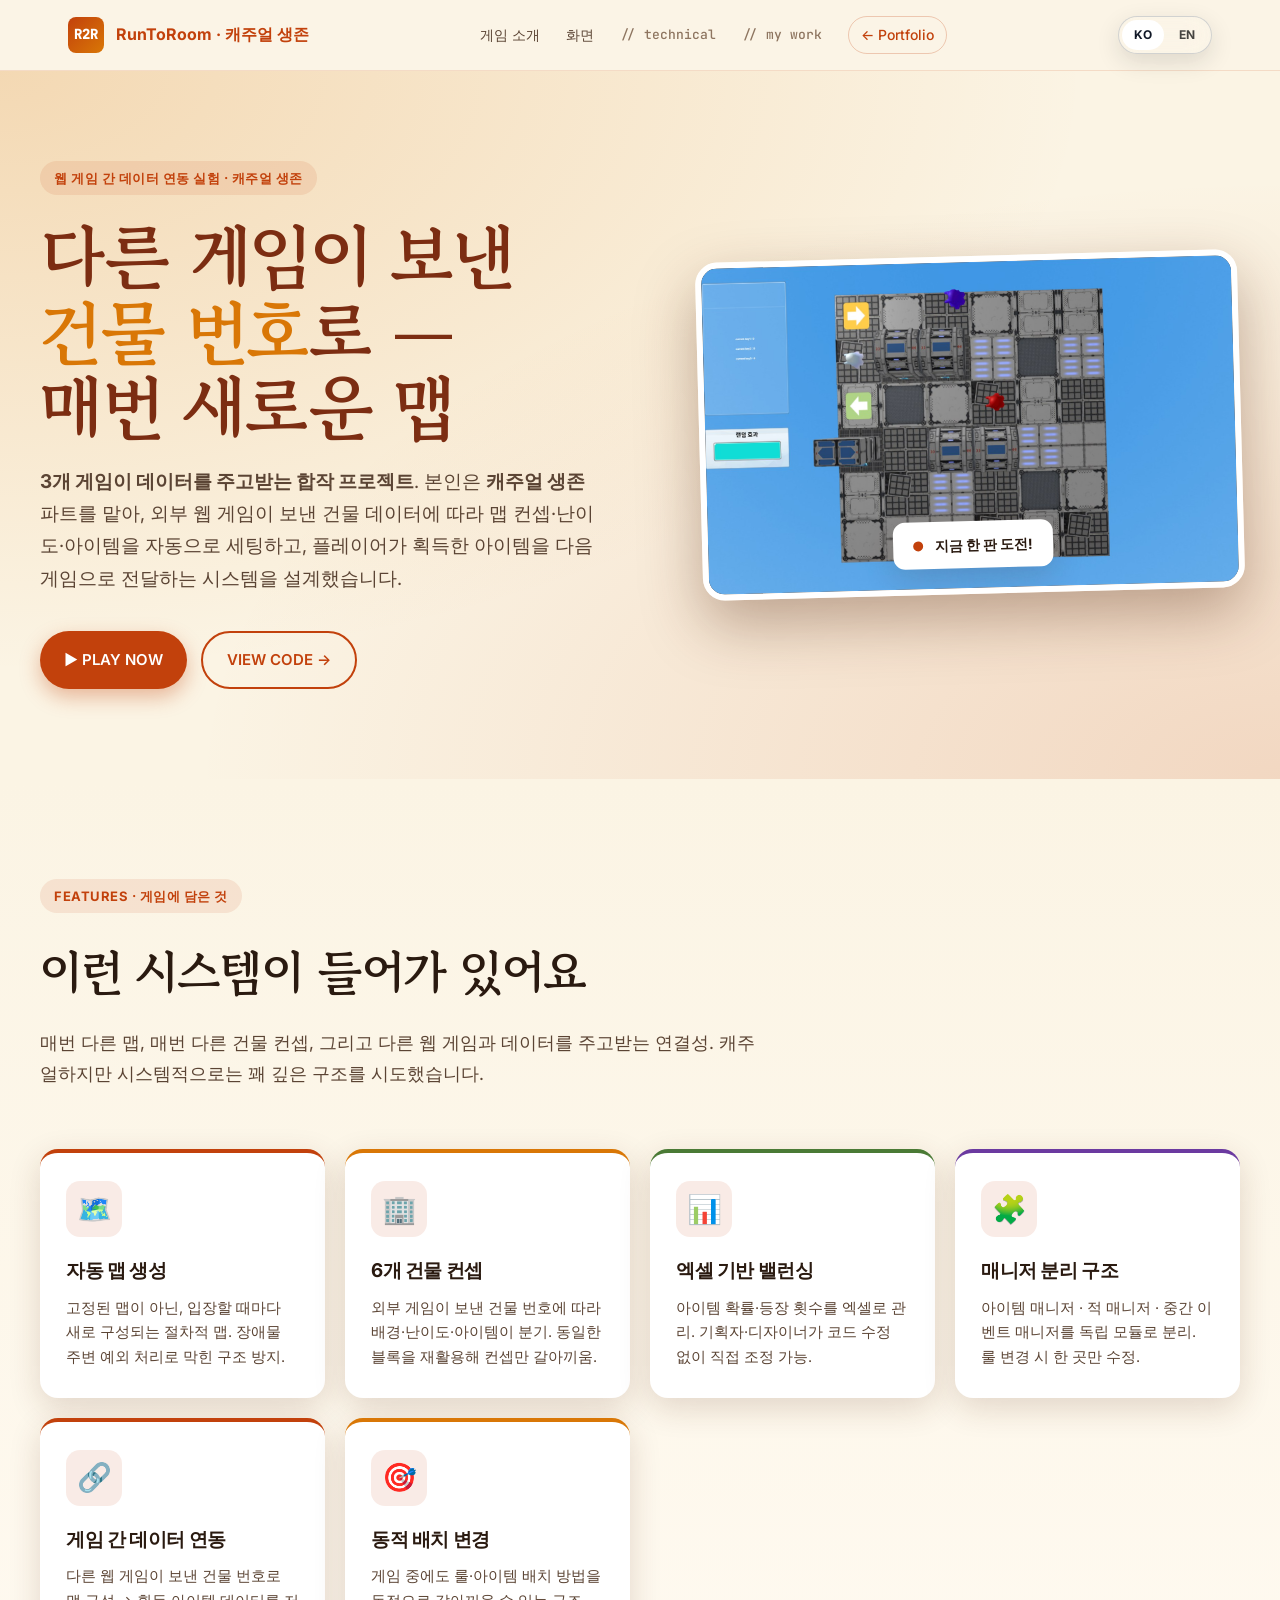
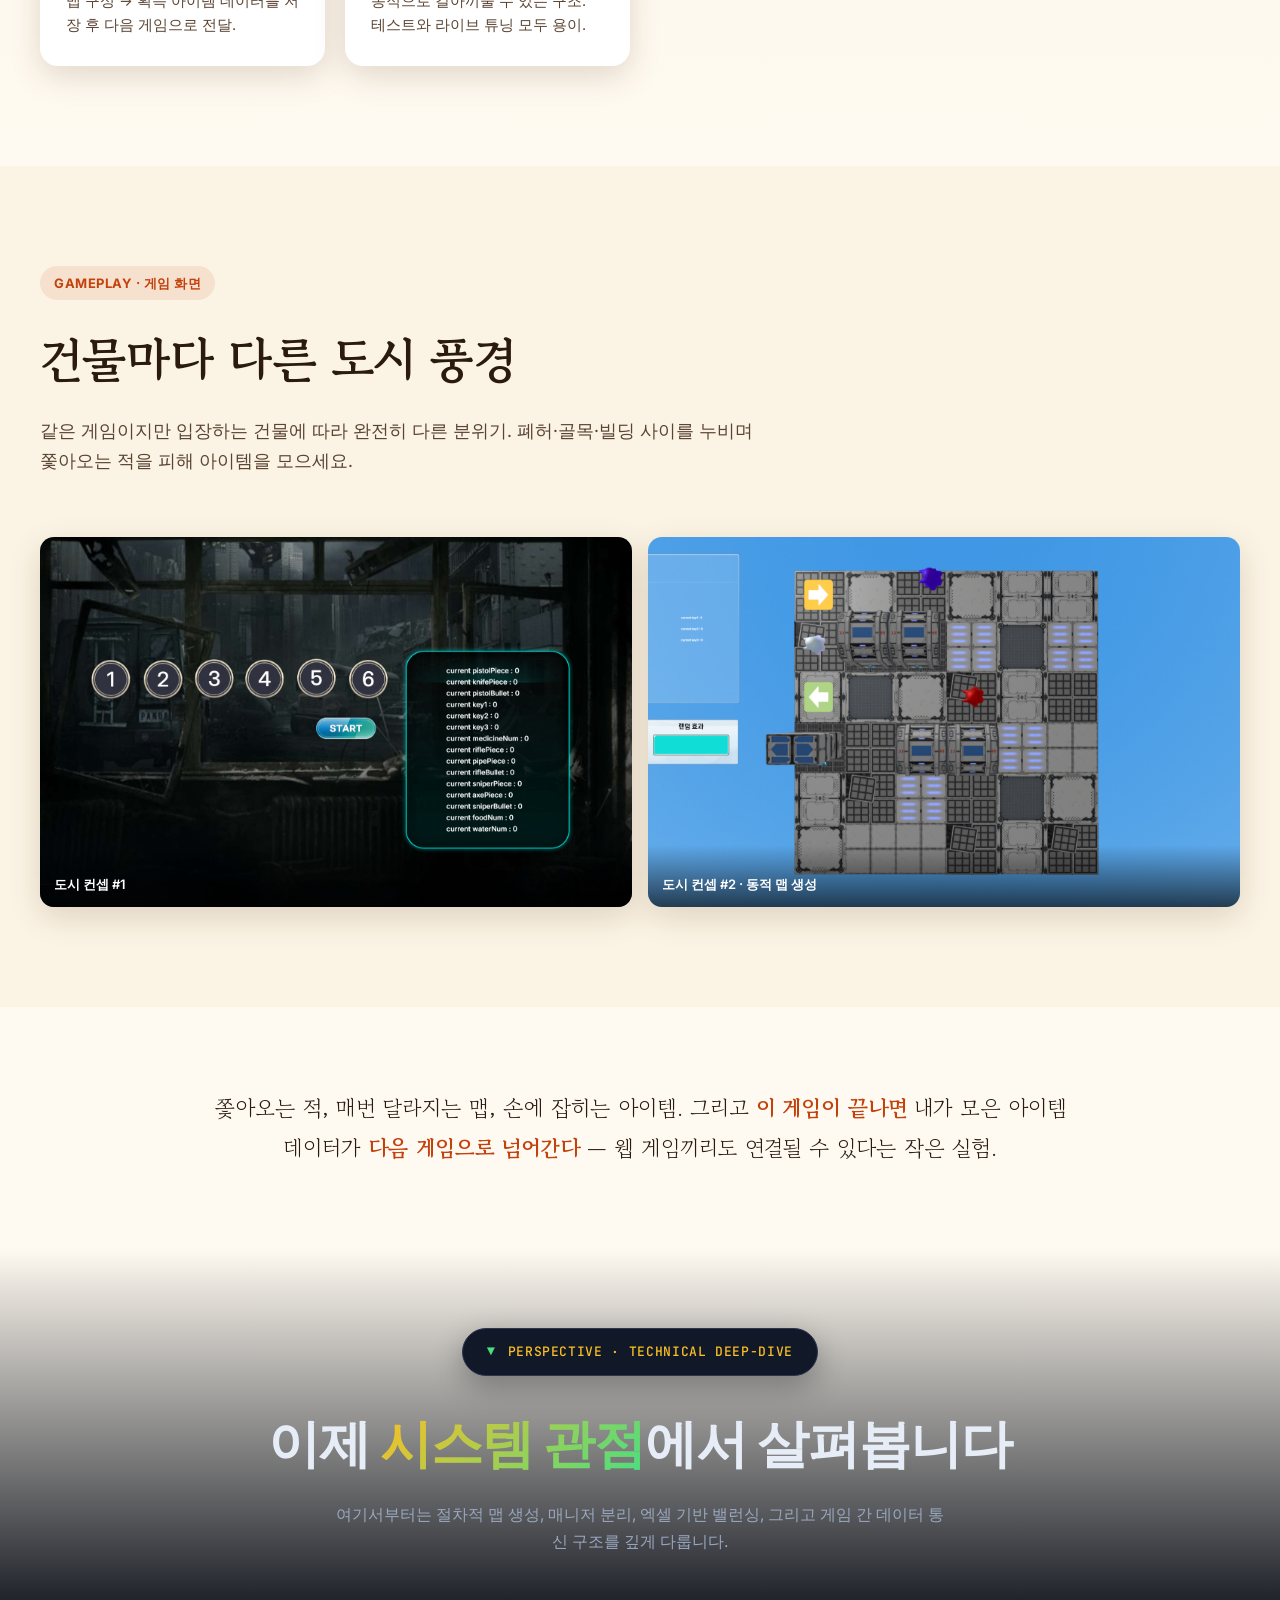
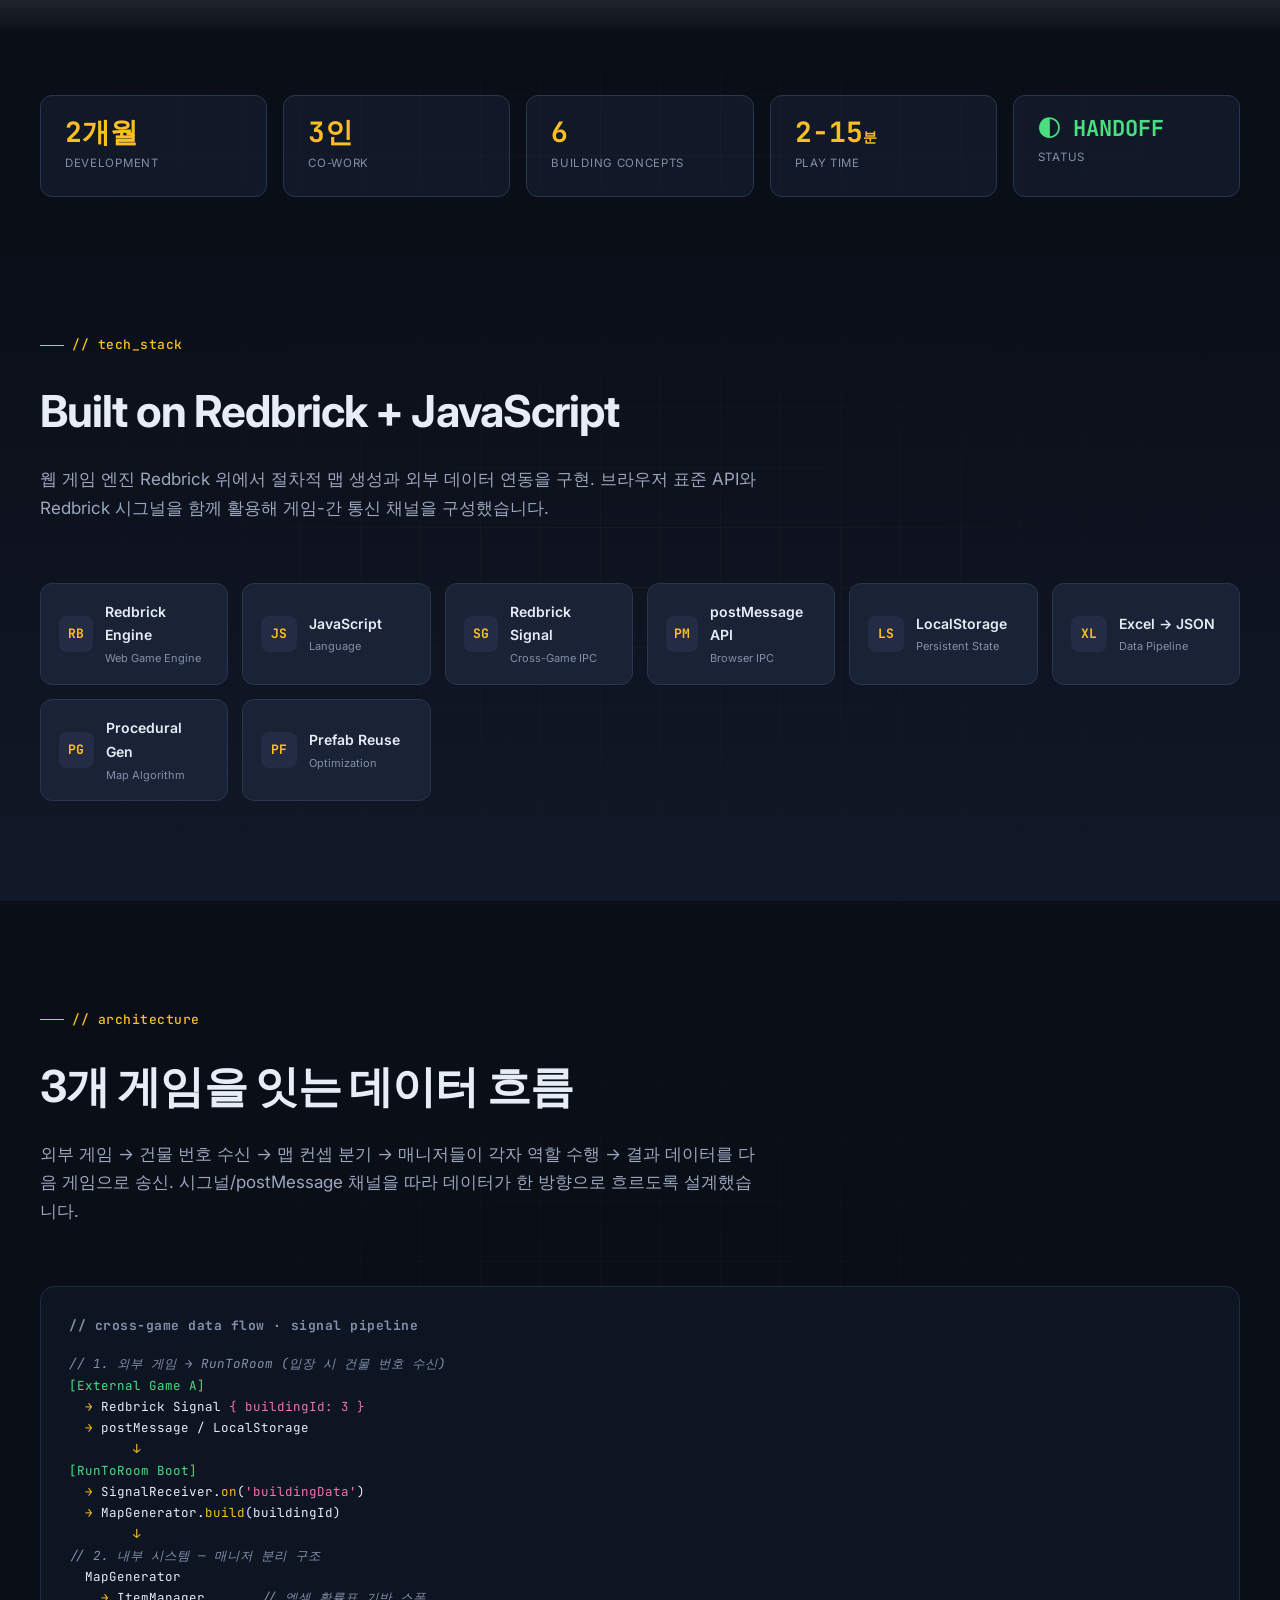
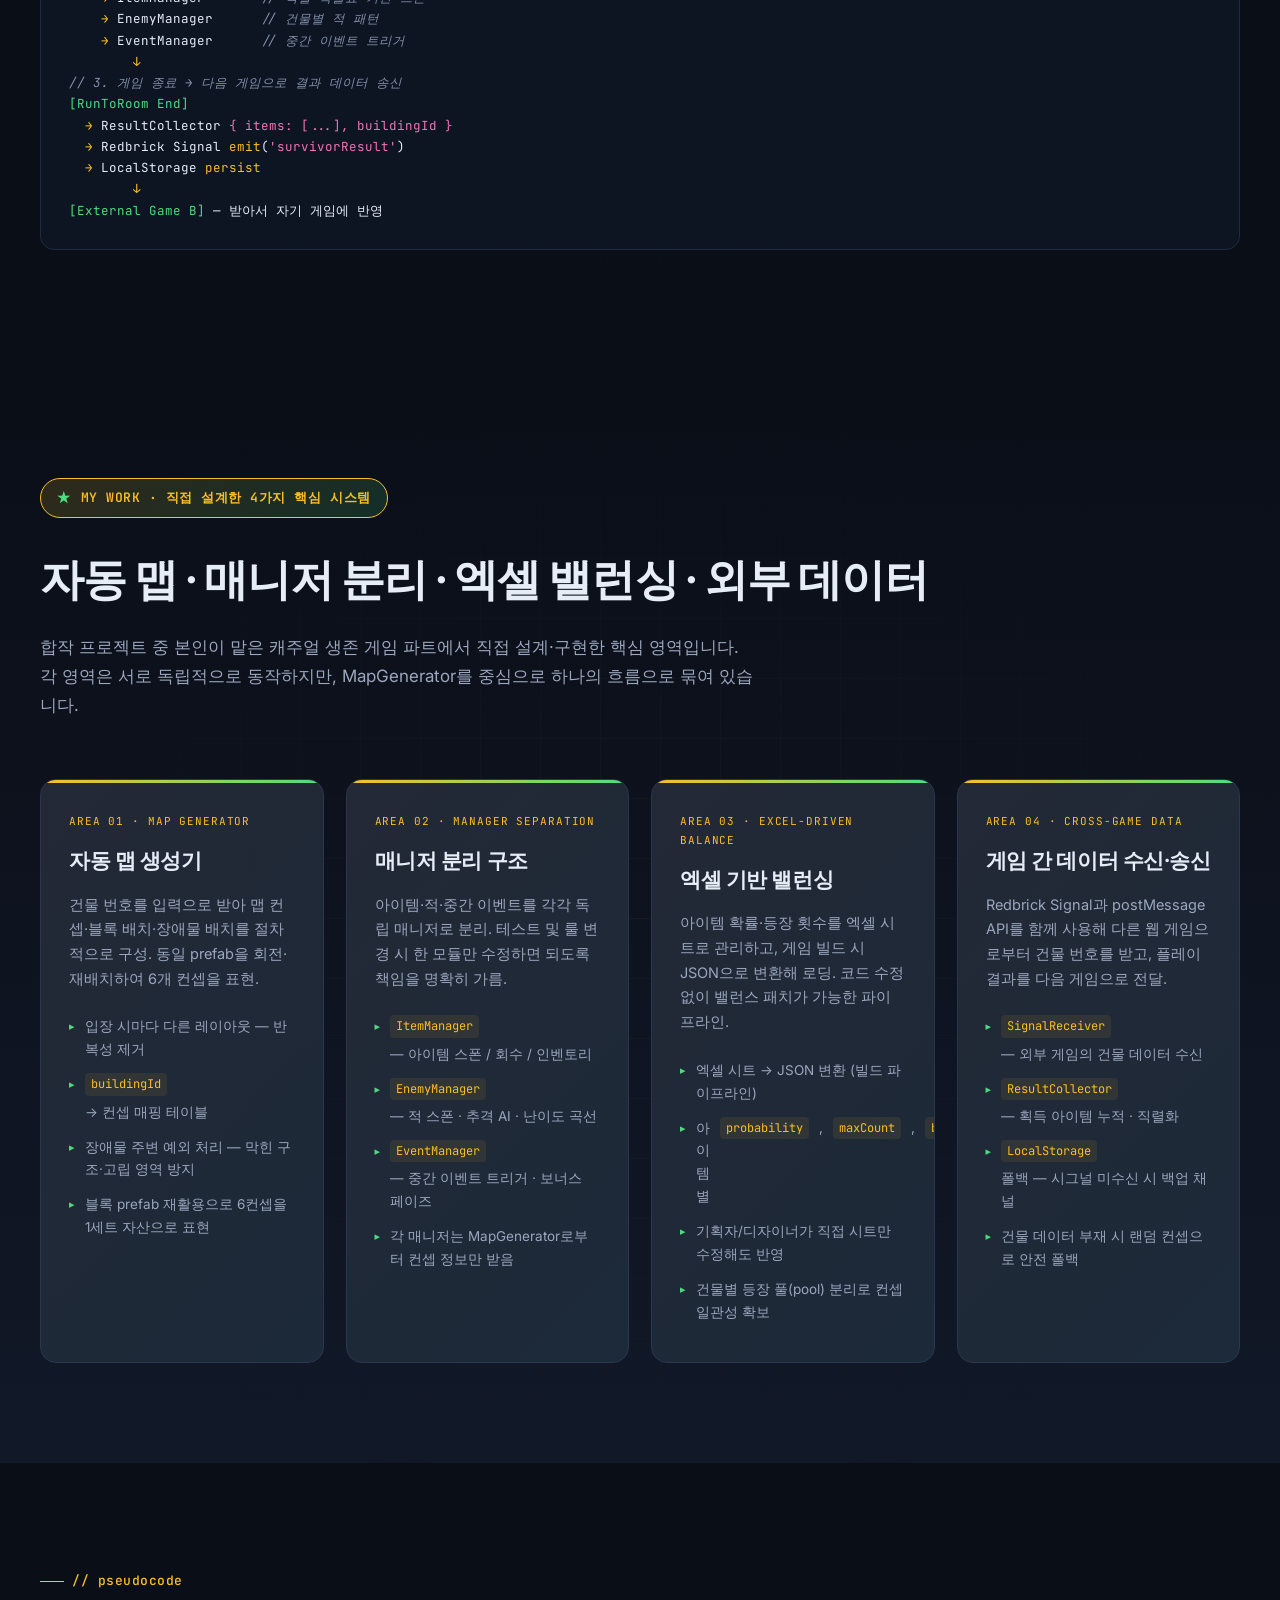
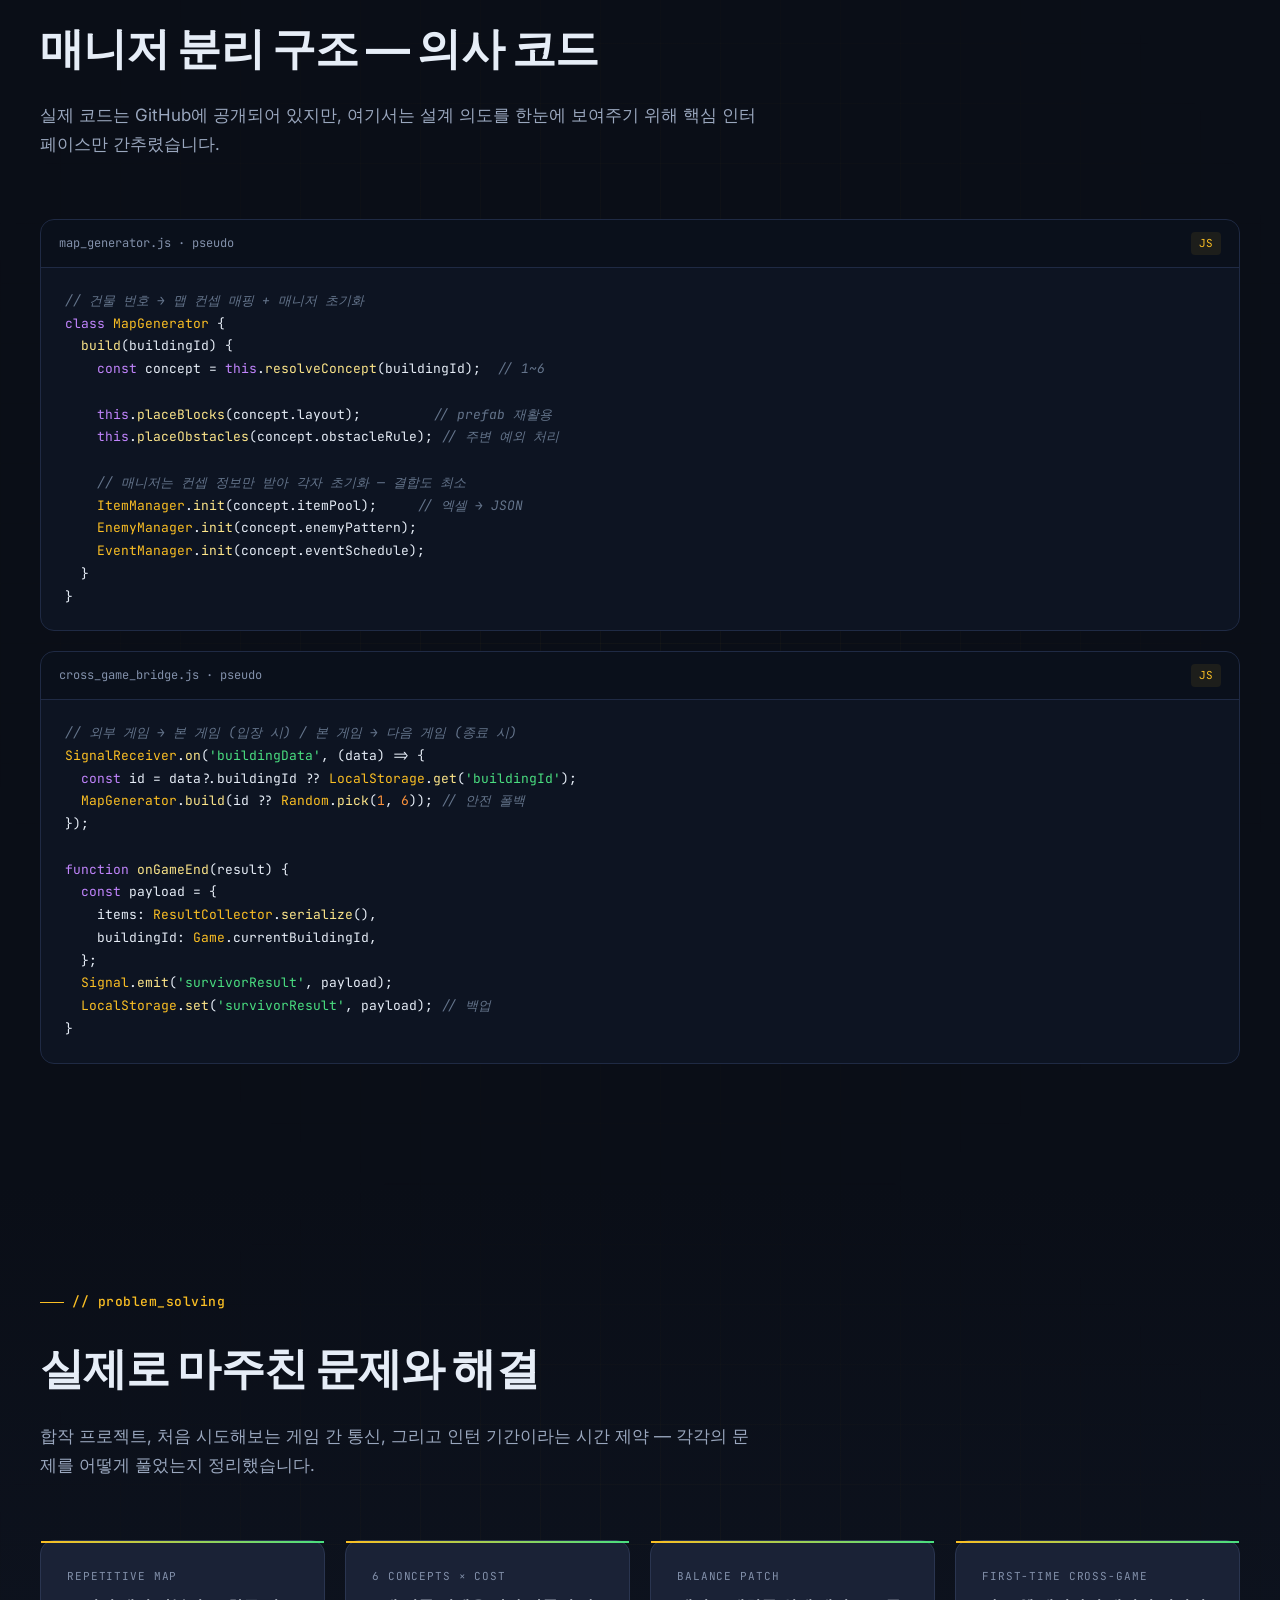
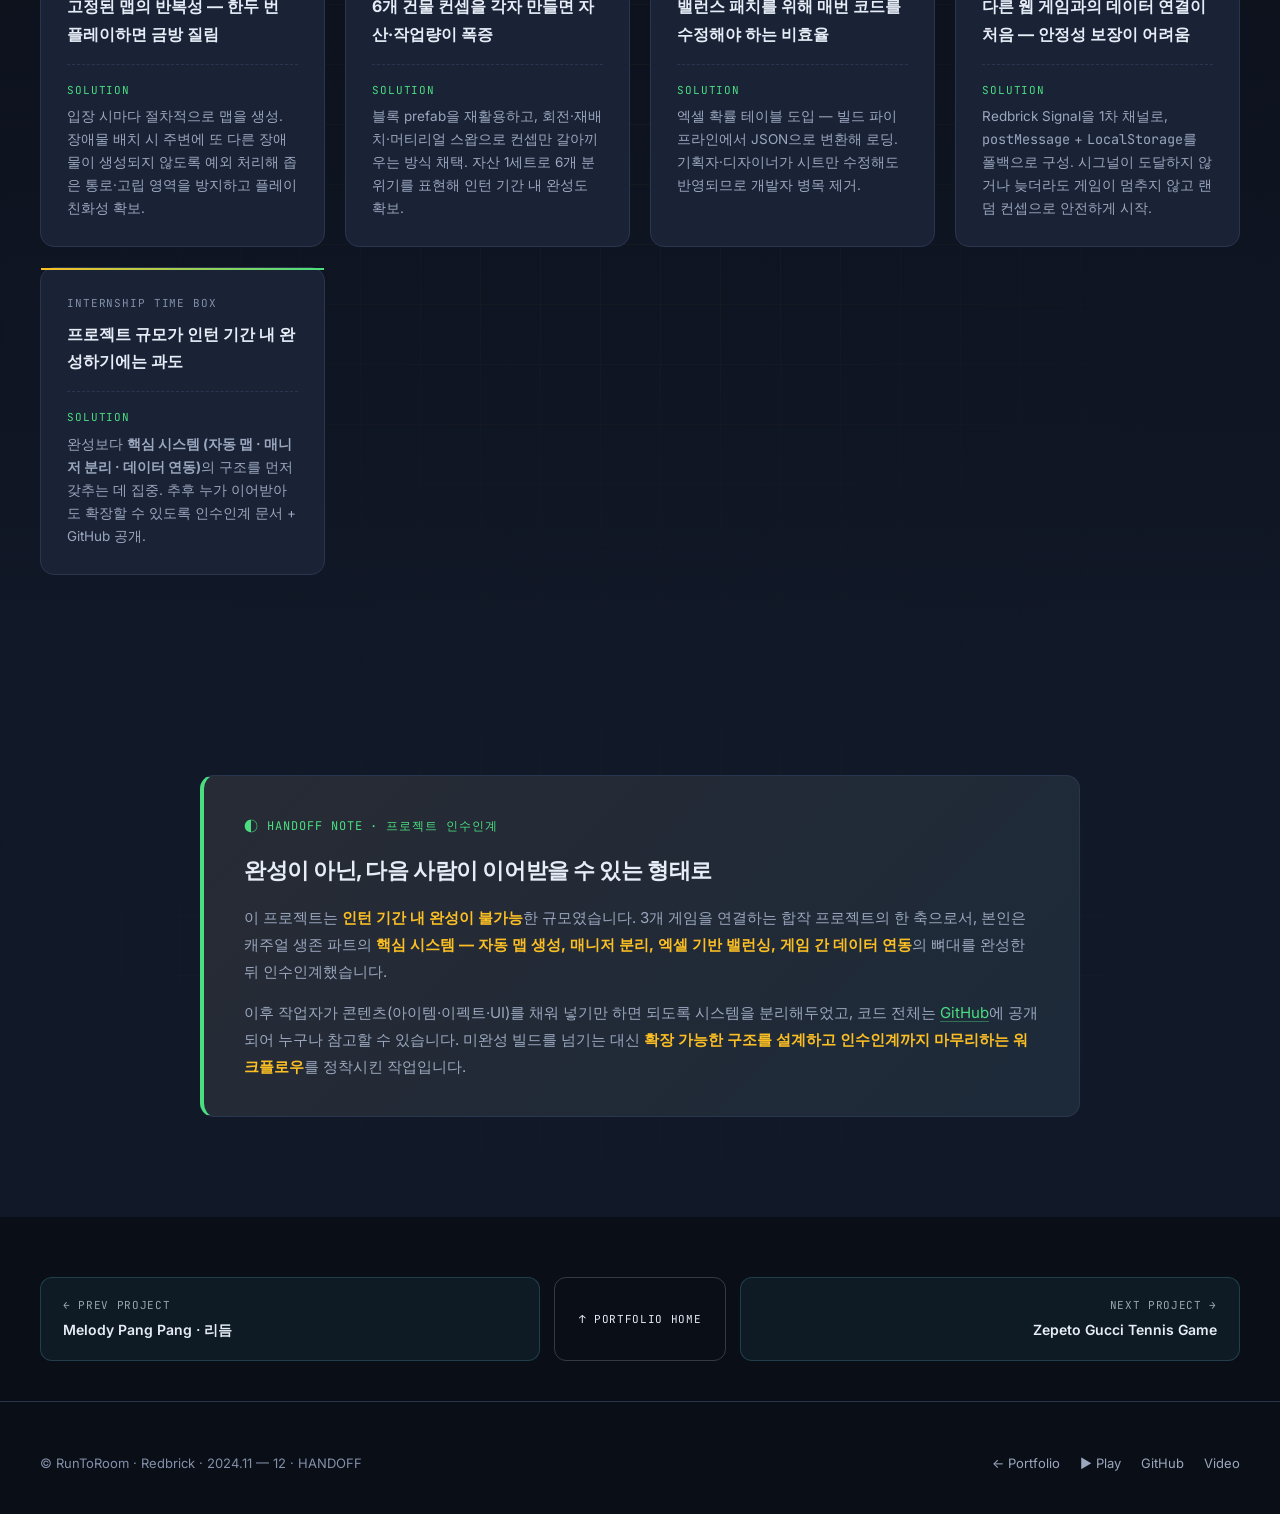
<file: run-to-room/index.html>
<!DOCTYPE html>
<html lang="ko">
<head>
  <meta charset="UTF-8" />
  <meta name="viewport" content="width=device-width, initial-scale=1.0" />
  <title>RunToRoom · 캐주얼 생존 게임 — Game Showcase &amp; Developer Portfolio</title>
  <meta name="description" content="레드브릭 웹 게임 합작 프로젝트. 다른 웹 게임이 보낸 건물 번호 데이터를 받아 자동으로 맵 컨셉을 구성하는 캐주얼 서바이벌 게임." />

  <link rel="preconnect" href="https://fonts.googleapis.com" />
  <link rel="preconnect" href="https://fonts.gstatic.com" crossorigin />
  <link href="https://fonts.googleapis.com/css2?family=Gowun+Batang:wght@400;700&family=Inter:wght@300;400;500;600;700;800&family=JetBrains+Mono:wght@400;500;700&display=optional" rel="stylesheet" />

  <style>
    /* ============================================================
       Theme tokens — 두 톤(따뜻한 게임 소개 / 다크 기술 소개)
       Accent: 서바이벌 / 위급함 / 도시 — burnt orange + amber/green
       ============================================================ */
    :root {
      /* Warm tone — Game introduction (burnt orange / rust) */
      --w-bg: #fbf4e4;
      --w-bg-soft: #f5e3cf;
      --w-paper: #fffaf1;
      --w-ink: #2a1a10;
      --w-ink-soft: #5b4434;
      --w-ink-muted: #8e7560;
      --w-accent: #c2410c;       /* burnt orange */
      --w-accent-deep: #7c2d12;  /* deep rust */
      --w-gold: #d97706;         /* amber gold */
      --w-gold-soft: #fbbf24;
      --w-shadow: 0 10px 32px rgba(80, 35, 12, 0.16);

      /* Dark tone — Technical deep-dive (navy + amber + green) */
      --d-bg-0: #0a0e17;
      --d-bg-1: #111827;
      --d-bg-2: #1a2236;
      --d-bg-3: #232c44;
      --d-line: #2a3550;
      --d-text: #e6edf7;
      --d-text-dim: #9aa7be;
      --d-text-muted: #8290aa;
      --d-accent: #fbbf24;       /* amber as primary accent */
      --d-accent-2: #4ade80;     /* green as secondary */
      --d-accent-3: #f472b6;
      --d-green: #4ade80;
      --d-amber: #fbbf24;
      --d-code-bg: #0d1422;
      --d-code-border: #1f2a44;
      --d-shadow: 0 12px 40px rgba(0, 0, 0, 0.5);
    }

    * { box-sizing: border-box; }
    html { scroll-behavior: smooth; }
    body {
      margin: 0;
      font-family: "Inter", "Noto Sans KR", system-ui, sans-serif;
      line-height: 1.7;
      -webkit-font-smoothing: antialiased;
    }
    h1, h2, h3, h4 { letter-spacing: -0.02em; font-weight: 700; }
    code, pre { font-family: "JetBrains Mono", ui-monospace, monospace; }

    /* ============================================================
       Section base
       ============================================================ */
    section { padding: 100px 28px; position: relative; }
    .container { max-width: 1200px; margin: 0 auto; }

    /* ============================================================
       Part 1 — Warm theme (Game introduction)
       ============================================================ */
    .warm {
      background: var(--w-bg);
      color: var(--w-ink);
    }
    .warm .section-eyebrow {
      display: inline-block;
      padding: 6px 14px;
      background: rgba(194, 65, 12, 0.10);
      color: var(--w-accent);
      border-radius: 999px;
      font-size: 13px; font-weight: 700;
      margin-bottom: 18px;
      letter-spacing: 0.04em;
    }
    .warm h2.section-title {
      font-family: "Gowun Batang", "Noto Sans KR", serif;
      font-size: clamp(32px, 4vw, 48px);
      margin: 0 0 16px;
      color: var(--w-ink);
    }
    .warm .section-sub {
      font-size: 18px; color: var(--w-ink-soft);
      max-width: 720px;
      margin: 0 0 60px;
    }

    /* ============================================================
       Part 2 — Dark theme (Technical)
       ============================================================ */
    .dark {
      background: var(--d-bg-0);
      color: var(--d-text);
    }
    .dark .section-eyebrow {
      display: inline-flex; align-items: center; gap: 8px;
      color: var(--d-accent);
      font-family: "JetBrains Mono", monospace;
      font-size: 13px; font-weight: 500;
      margin-bottom: 18px;
      letter-spacing: 0.04em;
    }
    .dark .section-eyebrow::before {
      content: ""; width: 24px; height: 1px;
      background: var(--d-accent);
    }
    .dark h2.section-title {
      font-size: clamp(28px, 3.5vw, 44px);
      margin: 0 0 16px;
      color: var(--d-text);
    }
    .dark .section-sub {
      font-size: 17px; color: var(--d-text-dim);
      max-width: 720px;
      margin: 0 0 60px;
    }

    /* Dark grid background */
    .dark::before {
      content: ""; position: absolute; inset: 0;
      background-image:
        linear-gradient(rgba(251, 191, 36, 0.04) 1px, transparent 1px),
        linear-gradient(90deg, rgba(251, 191, 36, 0.04) 1px, transparent 1px);
      background-size: 60px 60px;
      mask-image: radial-gradient(ellipse at center, black 0%, transparent 80%);
      pointer-events: none;
      z-index: 0;
    }
    .dark .container { position: relative; z-index: 1; }

    /* ============================================================
       Nav (neutral — adapts)
       ============================================================ */
    header.nav {
      position: sticky; top: 0; z-index: 50;
      background: rgba(251, 244, 228, 0.92);
      backdrop-filter: blur(12px);
      border-bottom: 1px solid rgba(194, 65, 12, 0.14);
      transition: background .3s, border-color .3s;
    }
    .nav-inner {
      max-width: 1200px; margin: 0 auto;
      padding: 16px 28px;
      display: flex; align-items: center; justify-content: space-between;
    }
    .brand {
      display: flex; align-items: center; gap: 12px;
      font-weight: 700; font-size: 16px;
      color: var(--w-accent); text-decoration: none;
    }
    .brand .brand-icon {
      width: 36px; height: 36px;
      border-radius: 8px;
      background: linear-gradient(135deg, var(--w-accent), var(--w-gold));
      display: flex; align-items: center; justify-content: center;
      color: white; font-weight: 800; font-size: 14px;
      font-family: "JetBrains Mono", monospace;
    }
    .nav-links { display: flex; gap: 26px; align-items: center; }
    .nav-links a {
      color: var(--w-ink-soft); text-decoration: none;
      font-size: 14px; font-weight: 500;
      transition: color .15s;
    }
    .nav-links a:hover { color: var(--w-accent); }
    .nav-links a.tech { color: var(--w-ink-muted); font-family: "JetBrains Mono", monospace; font-size: 13px; }
    .nav-links a.back {
      padding: 6px 12px;
      border: 1px solid rgba(194, 65, 12, 0.25);
      border-radius: 999px;
      color: var(--w-accent);
    }
    .nav-links a.back:hover {
      background: var(--w-accent);
      color: white;
    }

    /* ============================================================
       Hero — warm
       ============================================================ */
    .hero {
      padding: 90px 28px 90px;
      background:
        radial-gradient(ellipse at top left, rgba(217, 119, 6, 0.22), transparent 60%),
        radial-gradient(ellipse at bottom right, rgba(194, 65, 12, 0.16), transparent 60%),
        var(--w-bg);
      overflow: hidden;
    }
    .hero-inner {
      max-width: 1200px; margin: 0 auto;
      display: grid; grid-template-columns: 1.05fr 0.95fr; gap: 60px; align-items: center;
    }
    .hero-eyebrow {
      display: inline-flex; align-items: center; gap: 8px;
      padding: 6px 14px;
      background: rgba(194, 65, 12, 0.10);
      color: var(--w-accent);
      border-radius: 999px;
      font-size: 13px; font-weight: 700;
      margin-bottom: 22px;
      letter-spacing: 0.04em;
    }
    .hero h1 {
      font-family: "Gowun Batang", serif;
      font-size: clamp(38px, 6vw, 70px);
      line-height: 1.08;
      margin: 0 0 22px;
      color: var(--w-accent-deep);
    }
    .hero h1 .accent { color: var(--w-gold); }
    .hero .lead {
      font-size: 19px; color: var(--w-ink-soft);
      max-width: 560px; margin: 0 0 36px;
    }
    .hero-cta { display: flex; gap: 14px; flex-wrap: wrap; }
    .btn {
      display: inline-flex; align-items: center; gap: 8px;
      padding: 14px 24px;
      border-radius: 999px;
      font-size: 15px; font-weight: 600;
      text-decoration: none; cursor: pointer;
      transition: transform .15s, box-shadow .2s;
      border: none;
    }
    .btn-primary {
      background: var(--w-accent); color: white;
      box-shadow: 0 8px 20px rgba(194, 65, 12, 0.35);
    }
    .btn-primary:hover { transform: translateY(-2px); box-shadow: 0 12px 28px rgba(194, 65, 12, 0.45); }
    .btn-ghost {
      background: transparent; color: var(--w-accent);
      border: 2px solid var(--w-accent);
    }
    .btn-ghost:hover { background: var(--w-accent); color: white; }

    .hero-visual {
      max-width: 560px; margin: 0 auto;
      position: relative;
    }
    .hero-screenshot {
      position: relative;
      border-radius: 22px;
      overflow: hidden;
      box-shadow: 0 24px 60px rgba(80, 35, 12, 0.35);
      border: 6px solid white;
      transform: rotate(-1.5deg);
      transition: transform .3s;
      aspect-ratio: 16 / 10;
      background: linear-gradient(135deg, #2a1a10, #5b4434);
    }
    .hero-screenshot:hover { transform: rotate(0); }
    .hero-screenshot > img {
      display: block;
      width: 100%;
      height: 100%;
      object-fit: cover;
    }
    .hero-screenshot .placeholder-hero {
      width: 100%; height: 100%;
      display: flex; flex-direction: column;
      align-items: center; justify-content: center;
      color: rgba(255, 250, 241, 0.9);
      background:
        radial-gradient(ellipse at top, rgba(217, 119, 6, 0.4), transparent 60%),
        radial-gradient(ellipse at bottom, rgba(194, 65, 12, 0.3), transparent 70%),
        repeating-linear-gradient(45deg,
          rgba(255, 255, 255, 0.02) 0px,
          rgba(255, 255, 255, 0.02) 2px,
          transparent 2px,
          transparent 24px);
      font-family: "JetBrains Mono", monospace;
      gap: 8px;
    }
    .hero-screenshot .placeholder-hero .big {
      font-size: 42px; font-weight: 800;
      color: var(--w-gold-soft);
      letter-spacing: 0.06em;
    }
    .hero-screenshot .placeholder-hero .small {
      font-size: 13px; opacity: 0.8;
      letter-spacing: 0.1em;
    }
    .hero-screenshot .badge {
      position: absolute; bottom: 20px; left: 50%;
      transform: translateX(-50%);
      background: white; padding: 12px 20px; border-radius: 12px;
      box-shadow: var(--w-shadow);
      display: flex; align-items: center; gap: 12px;
      font-weight: 700; font-size: 14px;
      color: var(--w-ink);
      white-space: nowrap;
    }
    .hero-screenshot .badge .dot {
      width: 10px; height: 10px; border-radius: 50%;
      background: var(--w-accent);
      animation: pulse 1.8s infinite;
    }
    @keyframes pulse {
      0%, 100% { box-shadow: 0 0 0 4px rgba(194, 65, 12, 0.2); }
      50% { box-shadow: 0 0 0 10px rgba(194, 65, 12, 0); }
    }

    /* ============================================================
       Features — warm
       ============================================================ */
    .features { background: linear-gradient(180deg, var(--w-bg), var(--w-paper)); }
    .feat-grid {
      display: grid;
      grid-template-columns: repeat(auto-fit, minmax(240px, 1fr));
      gap: 20px;
    }
    .feat-card {
      background: white;
      border-radius: 18px;
      padding: 28px 26px;
      box-shadow: var(--w-shadow);
      border-top: 4px solid var(--w-accent);
      transition: transform .2s;
    }
    .feat-card:nth-child(2) { border-top-color: var(--w-gold); }
    .feat-card:nth-child(3) { border-top-color: #4a7a35; }
    .feat-card:nth-child(4) { border-top-color: #6b3aa0; }
    .feat-card:nth-child(5) { border-top-color: var(--w-accent); }
    .feat-card:nth-child(6) { border-top-color: var(--w-gold); }
    .feat-card:hover { transform: translateY(-4px); }
    .feat-icon {
      width: 56px; height: 56px; border-radius: 14px;
      background: rgba(194, 65, 12, 0.10);
      display: flex; align-items: center; justify-content: center;
      font-size: 28px;
      margin-bottom: 18px;
    }
    .feat-card h3 { margin: 0 0 8px; font-size: 19px; color: var(--w-ink); }
    .feat-card p { margin: 0; color: var(--w-ink-soft); font-size: 14.5px; }

    /* ============================================================
       Gallery — warm (placeholders)
       ============================================================ */
    .gallery { background: var(--w-bg); }
    .gallery-grid {
      display: grid;
      grid-template-columns: repeat(2, 1fr);
      gap: 16px;
    }
    .shot {
      margin: 0;
      border-radius: 14px;
      overflow: hidden;
      background: var(--w-paper);
      box-shadow: var(--w-shadow);
      position: relative;
      transition: transform .2s;
      aspect-ratio: 16 / 10;
    }
    .shot:hover { transform: translateY(-4px); }
    .placeholder {
      width: 100%; height: 100%;
      display: flex; align-items: center; justify-content: center;
      flex-direction: column; gap: 8px;
      background:
        repeating-linear-gradient(45deg,
          rgba(194, 65, 12, 0.04) 0px,
          rgba(194, 65, 12, 0.04) 12px,
          transparent 12px,
          transparent 24px),
        linear-gradient(135deg, var(--w-bg-soft), var(--w-paper));
      color: var(--w-ink-soft);
      font-family: "JetBrains Mono", monospace;
      font-size: 12px;
      padding: 16px;
      text-align: center;
      letter-spacing: 0.04em;
    }
    .placeholder .pl-icon {
      font-size: 32px;
      filter: grayscale(0.3) opacity(0.75);
    }
    .placeholder .pl-text {
      font-weight: 600;
      color: var(--w-accent-deep);
      font-size: 13px;
    }
    .shot figcaption {
      position: absolute;
      bottom: 0; left: 0; right: 0;
      padding: 28px 14px 12px;
      background: linear-gradient(0deg, rgba(0, 0, 0, 0.65), transparent);
      color: white;
      font-size: 13px;
      font-weight: 600;
    }

    /* External video link block */
    .video-link {
      margin-top: 40px;
      padding: 28px 32px;
      background: linear-gradient(135deg, rgba(194, 65, 12, 0.06), rgba(217, 119, 6, 0.04));
      border: 1px dashed rgba(194, 65, 12, 0.3);
      border-radius: 16px;
      display: flex; justify-content: space-between; align-items: center;
      gap: 24px;
      flex-wrap: wrap;
    }
    .video-link .vl-text h3 {
      margin: 0 0 6px;
      font-family: "Gowun Batang", serif;
      font-size: 20px;
      color: var(--w-accent-deep);
    }
    .video-link .vl-text p {
      margin: 0;
      color: var(--w-ink-soft);
      font-size: 14px;
    }

    /* ============================================================
       Short description — warm
       ============================================================ */
    .story { background: var(--w-paper); padding: 80px 28px; }
    .story-inner {
      max-width: 860px; margin: 0 auto;
      text-align: center;
    }
    .story p {
      font-family: "Gowun Batang", serif;
      font-size: 22px;
      line-height: 1.85;
      color: var(--w-ink);
      margin: 0;
    }
    .story p strong { color: var(--w-accent); font-weight: 700; }

    /* ============================================================
       Section divider — transition between warm and dark
       ============================================================ */
    .divider {
      background: linear-gradient(180deg, var(--w-paper) 0%, var(--d-bg-0) 100%);
      padding: 80px 28px;
      text-align: center;
      position: relative;
    }
    .divider .badge {
      display: inline-flex; align-items: center; gap: 12px;
      padding: 12px 24px;
      background: var(--d-bg-1);
      border: 1px solid var(--d-line);
      border-radius: 999px;
      color: var(--d-accent);
      font-family: "JetBrains Mono", monospace;
      font-size: 13px;
      font-weight: 500;
      letter-spacing: 0.05em;
      margin-bottom: 24px;
      box-shadow: 0 10px 30px rgba(0, 0, 0, 0.3);
    }
    .divider .badge::before {
      content: "▼";
      color: var(--d-accent-2);
    }
    .divider h2 {
      font-size: clamp(32px, 4.5vw, 52px);
      margin: 0 0 12px;
      color: var(--d-text);
    }
    .divider h2 .gradient {
      background: linear-gradient(135deg, var(--d-accent), var(--d-accent-2));
      -webkit-background-clip: text;
      background-clip: text;
      -webkit-text-fill-color: transparent;
    }
    .divider p {
      color: var(--d-text-dim);
      font-size: 16px;
      max-width: 620px;
      margin: 0 auto;
    }

    /* ============================================================
       Metrics — dark
       ============================================================ */
    .metrics-bar {
      background: var(--d-bg-0);
      padding: 60px 28px 30px;
    }
    .hero-metrics {
      max-width: 1200px; margin: 0 auto;
      display: grid;
      grid-template-columns: repeat(5, 1fr);
      gap: 16px;
    }
    .metric {
      background: var(--d-bg-1);
      border: 1px solid var(--d-line);
      border-radius: 12px;
      padding: 22px 24px;
    }
    .metric .val {
      font-family: "JetBrains Mono", monospace;
      font-size: 28px; font-weight: 700;
      color: var(--d-accent);
      line-height: 1;
    }
    .metric .label {
      font-size: 11.5px;
      color: var(--d-text-muted);
      margin-top: 8px;
      text-transform: uppercase;
      letter-spacing: 0.06em;
    }
    .metric.handoff .val { color: var(--d-accent-2); font-size: 22px; }

    /* ============================================================
       Stack — dark
       ============================================================ */
    .stack { background: linear-gradient(180deg, var(--d-bg-0), var(--d-bg-1)); }
    .stack-grid {
      display: grid;
      grid-template-columns: repeat(auto-fit, minmax(180px, 1fr));
      gap: 14px;
    }
    .stack-badge {
      display: flex; align-items: center; gap: 12px;
      padding: 16px 18px;
      background: var(--d-bg-2);
      border: 1px solid var(--d-line);
      border-radius: 12px;
      transition: border-color .15s, transform .15s;
    }
    .stack-badge:hover { border-color: var(--d-accent); transform: translateY(-2px); }
    .stack-badge .icon {
      width: 36px; height: 36px; border-radius: 8px;
      background: var(--d-bg-3);
      display: flex; align-items: center; justify-content: center;
      font-family: "JetBrains Mono", monospace;
      font-weight: 700; color: var(--d-accent);
      font-size: 13px;
    }
    .stack-badge .name { font-weight: 600; font-size: 14px; color: var(--d-text); }
    .stack-badge .role { font-size: 11px; color: var(--d-text-muted); margin-top: 2px; }

    /* ============================================================
       Architecture flow diagram — dark
       ============================================================ */
    .arch { background: var(--d-bg-0); }
    .arch-flow-card {
      background: var(--d-code-bg);
      border: 1px solid var(--d-code-border);
      border-radius: 14px;
      padding: 28px;
      margin-bottom: 28px;
    }
    .arch-flow-card h3 {
      margin: 0 0 16px;
      font-family: "JetBrains Mono", monospace;
      font-size: 13px;
      color: var(--d-text-muted);
      letter-spacing: 0.04em;
    }
    .arch-flow-card pre {
      margin: 0;
      font-size: 12.5px;
      color: var(--d-text);
      line-height: 1.7;
      overflow-x: auto;
    }
    .arch-flow-card pre .ar { color: var(--d-accent); }
    .arch-flow-card pre .cm { color: var(--d-text-muted); font-style: italic; }
    .arch-flow-card pre .kw { color: var(--d-accent-2); }
    .arch-flow-card pre .st { color: var(--d-accent-3); }

    /* ============================================================
       My contributions / Areas — dark (highlight)
       ============================================================ */
    .mine {
      background: linear-gradient(180deg, var(--d-bg-0), var(--d-bg-1));
      position: relative;
    }
    .mine-banner {
      display: inline-flex; align-items: center; gap: 10px;
      padding: 8px 16px;
      background: linear-gradient(135deg, rgba(251, 191, 36, 0.15), rgba(74, 222, 128, 0.15));
      border: 1px solid var(--d-accent);
      border-radius: 999px;
      color: var(--d-accent);
      font-family: "JetBrains Mono", monospace;
      font-size: 13px; font-weight: 600;
      margin-bottom: 24px;
      letter-spacing: 0.04em;
    }
    .mine-banner::before {
      content: "★";
      color: var(--d-accent-2);
    }
    .mine-grid {
      display: grid;
      grid-template-columns: repeat(auto-fit, minmax(280px, 1fr));
      gap: 22px;
    }
    .mine-card {
      background:
        linear-gradient(135deg, rgba(251, 191, 36, 0.04), rgba(74, 222, 128, 0.04)),
        var(--d-bg-2);
      border: 1px solid var(--d-line);
      border-radius: 16px;
      padding: 32px 28px;
      position: relative;
      overflow: hidden;
      transition: transform .2s, border-color .2s;
    }
    .mine-card:hover { transform: translateY(-6px); border-color: var(--d-accent); }
    .mine-card::before {
      content: "";
      position: absolute;
      top: 0; left: 0; right: 0;
      height: 3px;
      background: linear-gradient(90deg, var(--d-accent), var(--d-accent-2));
    }
    .mine-card .area-tag {
      font-family: "JetBrains Mono", monospace;
      font-size: 11px;
      color: var(--d-accent);
      letter-spacing: 0.08em;
      text-transform: uppercase;
      margin-bottom: 12px;
    }
    .mine-card h3 {
      margin: 0 0 14px;
      font-size: 21px;
      color: var(--d-text);
    }
    .mine-card .desc {
      margin: 0 0 18px;
      color: var(--d-text-dim);
      font-size: 14.5px;
    }
    .mine-card ul {
      list-style: none; padding: 0; margin: 0;
    }
    .mine-card ul li {
      padding: 6px 0;
      color: var(--d-text-dim);
      font-size: 13.5px;
      display: flex; gap: 10px; align-items: flex-start;
    }
    .mine-card ul li::before {
      content: "▸";
      color: var(--d-accent-2);
      flex-shrink: 0; margin-top: 2px;
      font-size: 11px;
    }
    .mine-card .tag-detail {
      display: flex;
      flex-direction: column;
      align-items: flex-start;
      gap: 5px;
    }
    .mine-card ul li code {
      color: var(--d-accent);
      background: rgba(251, 191, 36, 0.08);
      padding: 1px 6px;
      border-radius: 4px;
      font-size: 12px;
    }

    /* ============================================================
       Code / pseudo block (Manager structure)
       ============================================================ */
    .codeshow { background: var(--d-bg-0); }
    .code-block {
      background: var(--d-code-bg);
      border: 1px solid var(--d-code-border);
      border-radius: 14px;
      overflow: hidden;
      margin-bottom: 20px;
    }
    .code-header {
      display: flex; align-items: center; justify-content: space-between;
      padding: 12px 18px;
      border-bottom: 1px solid var(--d-code-border);
      background: rgba(0, 0, 0, 0.2);
    }
    .code-header .file { font-family: "JetBrains Mono", monospace; font-size: 12px; color: var(--d-text-muted); }
    .code-header .lang {
      font-family: "JetBrains Mono", monospace; font-size: 11px;
      color: var(--d-accent); padding: 2px 8px;
      background: rgba(251, 191, 36, 0.08); border-radius: 4px;
    }
    pre.code {
      margin: 0; padding: 22px 24px;
      font-size: 13px; line-height: 1.75;
      overflow-x: auto;
      color: var(--d-text);
    }
    pre.code .kw { color: #c084fc; }
    pre.code .ty { color: #fbbf24; }
    pre.code .st { color: #4ade80; }
    pre.code .cm { color: #64748b; font-style: italic; }
    pre.code .fn { color: #fde68a; }
    pre.code .nu { color: #fb923c; }

    /* ============================================================
       Challenges — dark
       ============================================================ */
    .challenges { background: linear-gradient(180deg, var(--d-bg-0), var(--d-bg-1)); }
    .chall-grid {
      display: grid;
      grid-template-columns: repeat(auto-fit, minmax(280px, 1fr));
      gap: 20px;
    }
    .chall {
      background: var(--d-bg-2);
      border: 1px solid var(--d-line);
      border-radius: 14px;
      padding: 26px;
      position: relative;
    }
    .chall::before {
      content: ""; position: absolute;
      top: 0; left: 0; right: 0; height: 2px;
      background: linear-gradient(90deg, var(--d-accent), var(--d-accent-2));
    }
    .chall .label { font-family: "JetBrains Mono", monospace; font-size: 11px; color: var(--d-text-muted); letter-spacing: 0.08em; text-transform: uppercase; }
    .chall .problem { font-weight: 700; font-size: 16px; margin: 8px 0 16px; color: var(--d-text); }
    .chall .solution { font-size: 13.5px; color: var(--d-text-dim); padding-top: 16px; border-top: 1px dashed var(--d-line); }
    .chall .solution-label { font-family: "JetBrains Mono", monospace; font-size: 11px; color: var(--d-green); letter-spacing: 0.08em; text-transform: uppercase; margin-bottom: 6px; }

    /* ============================================================
       Handoff note — dark
       ============================================================ */
    .handoff { background: var(--d-bg-1); }
    .handoff-card {
      max-width: 880px;
      margin: 0 auto;
      background:
        linear-gradient(135deg, rgba(251, 191, 36, 0.06), rgba(74, 222, 128, 0.04)),
        var(--d-bg-2);
      border: 1px solid var(--d-line);
      border-left: 4px solid var(--d-accent-2);
      border-radius: 14px;
      padding: 36px 40px;
    }
    .handoff-card .tag {
      display: inline-flex; align-items: center; gap: 8px;
      font-family: "JetBrains Mono", monospace;
      font-size: 12px;
      color: var(--d-accent-2);
      letter-spacing: 0.08em;
      text-transform: uppercase;
      margin-bottom: 14px;
    }
    .handoff-card .tag::before {
      content: "◐";
      font-size: 14px;
    }
    .handoff-card h3 {
      margin: 0 0 14px;
      font-size: 22px;
      color: var(--d-text);
    }
    .handoff-card p {
      margin: 0 0 14px;
      font-size: 15px;
      color: var(--d-text-dim);
      line-height: 1.8;
    }
    .handoff-card p:last-child { margin-bottom: 0; }
    .handoff-card strong {
      color: var(--d-accent);
      font-weight: 700;
    }
    .handoff-card a {
      color: var(--d-accent-2);
      text-decoration: underline;
      text-decoration-color: rgba(74, 222, 128, 0.4);
      text-underline-offset: 3px;
    }
    .handoff-card a:hover {
      text-decoration-color: var(--d-accent-2);
    }

    /* ============================================================
       Footer
       ============================================================ */
    footer {
      background: var(--d-bg-0);
      border-top: 1px solid var(--d-line);
      padding: 50px 28px 40px;
    }
    .foot-inner {
      max-width: 1200px; margin: 0 auto;
      display: flex; justify-content: space-between; align-items: center;
      flex-wrap: wrap; gap: 20px;
    }
    .foot-inner p { margin: 0; font-size: 13px; color: var(--d-text-muted); }
    .foot-links { display: flex; gap: 20px; flex-wrap: wrap; }
    .foot-links a { color: var(--d-text-dim); text-decoration: none; font-size: 13px; }
    .foot-links a:hover { color: var(--d-accent); }

    /* ============================================================
       Reveal
       ============================================================ */
    .reveal { opacity: 0; transform: translateY(20px); transition: opacity .7s, transform .7s; }
    .reveal.visible { opacity: 1; transform: none; }

    /* ============================================================
       Responsive
       ============================================================ */
    @media (max-width: 900px) {
      .nav-links { gap: 14px; }
      .nav-links a:not(.back) { display: none; }
      .hero-inner { grid-template-columns: 1fr; gap: 40px; }
      .hero-visual { max-width: 380px; }
      .hero-metrics { grid-template-columns: repeat(2, 1fr); }
      .gallery-grid { grid-template-columns: 1fr 1fr; }
      .video-link { flex-direction: column; align-items: stretch; }
      section { padding: 70px 22px; }
      .handoff-card { padding: 28px 24px; }
    }
    @media (max-width: 600px) {
      .gallery-grid { grid-template-columns: 1fr; }
      .hero-metrics { grid-template-columns: 1fr; }
    }
  </style>
  <link rel="stylesheet" href="../assets/language-toggle.css" />
</head>
<body>
  <a class="skip-link" href="#main-content">본문으로 바로가기</a>

  <!-- ============================================================
       NAV
       ============================================================ -->
  <header class="nav">
    <div class="nav-inner">
      <a href="#top" class="brand">
        <span class="brand-icon">R2R</span>
        RunToRoom · 캐주얼 생존
      </a>
      <nav class="nav-links">
        <a href="#features">게임 소개</a>
        <a href="#gallery">화면</a>
        <a href="#technical" class="tech">// technical</a>
        <a href="#mine" class="tech">// my work</a>
        <a href="../index.html" class="back">← Portfolio</a>
      </nav>
      <div class="language-toggle" role="group" aria-label="Language switcher" data-no-translate>
        <button type="button" data-lang-value="ko" class="is-active" aria-pressed="true">KO</button>
        <button type="button" data-lang-value="en" aria-pressed="false">EN</button>
      </div>
    </div>
  </header>

  <main id="main-content">


  <!-- ════════════════════════════════════════════════════════════
       PART 1 — GAME INTRODUCTION (warm theme)
       ════════════════════════════════════════════════════════════ -->

  <!-- ============================================================
       HERO
       ============================================================ -->
  <section class="warm hero" id="top">
    <div class="hero-inner">
      <div>
        <span class="hero-eyebrow">웹 게임 간 데이터 연동 실험 · 캐주얼 생존</span>
        <h1>다른 게임이 보낸<br /><span class="accent">건물 번호</span>로 —<br />매번 새로운 맵</h1>
        <p class="lead">
          <strong>3개 게임이 데이터를 주고받는 합작 프로젝트</strong>.
          본인은 <strong>캐주얼 생존</strong> 파트를 맡아, 외부 웹 게임이 보낸 건물 데이터에 따라
          맵 컨셉·난이도·아이템을 자동으로 세팅하고, 플레이어가 획득한 아이템을 다음 게임으로 전달하는
          시스템을 설계했습니다.
        </p>
        <div class="hero-cta">
          <a class="btn btn-primary" href="https://redbrick.land/detail-play?pid=ffa5a330-296a-4188-a426-fa64d3510c01" target="_blank" rel="noopener">▶ PLAY NOW</a>
          <a class="btn btn-ghost" href="https://github.com/Seonga02024/Casual_Survivor_Game" target="_blank" rel="noopener">VIEW CODE →</a>
        </div>
      </div>
      <div class="hero-visual">
        <div class="hero-screenshot">
          <img src="assets/run-to-room-hero.jpg" alt="RunToRoom 도시 컨셉과 동적 맵 생성 화면" width="1600" height="940" fetchpriority="high" decoding="async" />
          <div class="badge"><span class="dot"></span> 지금 한 판 도전!</div>
        </div>
      </div>
    </div>
  </section>

  <!-- ============================================================
       FEATURES — 게임에 들어간 기능
       ============================================================ -->
  <section class="warm features reveal" id="features">
    <div class="container">
      <span class="section-eyebrow">FEATURES · 게임에 담은 것</span>
      <h2 class="section-title">이런 시스템이 들어가 있어요</h2>
      <p class="section-sub">
        매번 다른 맵, 매번 다른 건물 컨셉, 그리고 다른 웹 게임과 데이터를 주고받는 연결성.
        캐주얼하지만 시스템적으로는 꽤 깊은 구조를 시도했습니다.
      </p>

      <div class="feat-grid">
        <div class="feat-card">
          <div class="feat-icon">🗺️</div>
          <h3>자동 맵 생성</h3>
          <p>고정된 맵이 아닌, 입장할 때마다 새로 구성되는 절차적 맵. 장애물 주변 예외 처리로 막힌 구조 방지.</p>
        </div>
        <div class="feat-card">
          <div class="feat-icon">🏢</div>
          <h3>6개 건물 컨셉</h3>
          <p>외부 게임이 보낸 건물 번호에 따라 배경·난이도·아이템이 분기. 동일한 블록을 재활용해 컨셉만 갈아끼움.</p>
        </div>
        <div class="feat-card">
          <div class="feat-icon">📊</div>
          <h3>엑셀 기반 밸런싱</h3>
          <p>아이템 확률·등장 횟수를 엑셀로 관리. 기획자·디자이너가 코드 수정 없이 직접 조정 가능.</p>
        </div>
        <div class="feat-card">
          <div class="feat-icon">🧩</div>
          <h3>매니저 분리 구조</h3>
          <p>아이템 매니저 · 적 매니저 · 중간 이벤트 매니저를 독립 모듈로 분리. 룰 변경 시 한 곳만 수정.</p>
        </div>
        <div class="feat-card">
          <div class="feat-icon">🔗</div>
          <h3>게임 간 데이터 연동</h3>
          <p>다른 웹 게임이 보낸 건물 번호로 맵 구성 → 획득 아이템 데이터를 저장 후 다음 게임으로 전달.</p>
        </div>
        <div class="feat-card">
          <div class="feat-icon">🎯</div>
          <h3>동적 배치 변경</h3>
          <p>게임 중에도 룰·아이템 배치 방법을 동적으로 갈아끼울 수 있는 구조. 테스트와 라이브 튜닝 모두 용이.</p>
        </div>
      </div>
    </div>
  </section>

  <!-- ============================================================
       GALLERY — 화면 (placeholder)
       ============================================================ -->
  <section class="warm gallery reveal" id="gallery">
    <div class="container">
      <span class="section-eyebrow">GAMEPLAY · 게임 화면</span>
      <h2 class="section-title">건물마다 다른 도시 풍경</h2>
      <p class="section-sub">
        같은 게임이지만 입장하는 건물에 따라 완전히 다른 분위기. 폐허·골목·빌딩 사이를 누비며
        쫓아오는 적을 피해 아이템을 모으세요.
      </p>

      <div class="gallery-grid">
        <figure class="shot">
          <img src="assets/proj-run-to-room-1.png" alt="RunToRoom city 1" loading="lazy" style="width:100%;height:100%;object-fit:cover;" />
          <figcaption>도시 컨셉 #1</figcaption>
        </figure>
        <figure class="shot">
          <img src="assets/proj-run-to-room-2.png" alt="RunToRoom city 2" loading="lazy" style="width:100%;height:100%;object-fit:cover;" />
          <figcaption>도시 컨셉 #2 · 동적 맵 생성</figcaption>
        </figure>
        <figure class="shot" hidden style="display:none;">
          <div class="placeholder">
            <div class="pl-icon">🏢</div>
            <div class="pl-text">CONCEPT 03</div>
            <div>도시 컨셉 3 — 빌딩</div>
          </div>
          <figcaption>건물 #3 · 도심 빌딩</figcaption>
        </figure>
        <figure class="shot" hidden style="display:none;">
          <div class="placeholder">
            <div class="pl-icon">📊</div>
            <div class="pl-text">DATA TABLE</div>
            <div>엑셀 기반 아이템 확률표</div>
          </div>
          <figcaption>엑셀 아이템 확률 테이블</figcaption>
        </figure>
        <figure class="shot" hidden style="display:none;">
          <div class="placeholder">
            <div class="pl-icon">🏃</div>
            <div class="pl-text">GAMEPLAY</div>
            <div>적의 추격 회피 플레이</div>
          </div>
          <figcaption>적 추격 · 회피 플레이</figcaption>
        </figure>
        <figure class="shot" hidden style="display:none;">
          <div class="placeholder">
            <div class="pl-icon">🧱</div>
            <div class="pl-text">PROCEDURAL</div>
            <div>장애물 자동 배치 예시</div>
          </div>
          <figcaption>장애물 절차적 배치</figcaption>
        </figure>
      </div>

      <!-- External video link -->
      <div class="video-link" hidden style="display:none;">
        <div class="vl-text">
          <h3>▶ 실제 플레이 영상</h3>
          <p>카카오TV에서 게임의 실제 플레이 영상을 확인할 수 있어요. (소리는 미포함)</p>
        </div>
        <a class="btn btn-primary" href="https://tv.kakao.com/v/451983974" target="_blank" rel="noopener">영상 보러가기 →</a>
      </div>
    </div>
  </section>

  <!-- ============================================================
       SHORT STORY
       ============================================================ -->
  <section class="warm story reveal">
    <div class="story-inner">
      <p>
        쫓아오는 적, 매번 달라지는 맵, 손에 잡히는 아이템.
        그리고 <strong>이 게임이 끝나면</strong> 내가 모은 아이템 데이터가
        <strong>다음 게임으로 넘어간다</strong> — 웹 게임끼리도 연결될 수 있다는 작은 실험.
      </p>
    </div>
  </section>


  <!-- ════════════════════════════════════════════════════════════
       DIVIDER — perspective shift
       ════════════════════════════════════════════════════════════ -->
  <section class="divider reveal" id="technical">
    <div class="badge">PERSPECTIVE · TECHNICAL DEEP-DIVE</div>
    <h2>이제 <span class="gradient">시스템 관점</span>에서 살펴봅니다</h2>
    <p>여기서부터는 절차적 맵 생성, 매니저 분리, 엑셀 기반 밸런싱, 그리고 게임 간 데이터 통신 구조를 깊게 다룹니다.</p>
  </section>


  <!-- ════════════════════════════════════════════════════════════
       PART 2 — TECHNICAL (dark theme)
       ════════════════════════════════════════════════════════════ -->

  <!-- ============================================================
       METRICS
       ============================================================ -->
  <section class="dark metrics-bar reveal">
    <div class="hero-metrics">
      <div class="metric"><div class="val">2개월</div><div class="label">Development</div></div>
      <div class="metric"><div class="val">3인</div><div class="label">Co-work</div></div>
      <div class="metric"><div class="val">6</div><div class="label">Building Concepts</div></div>
      <div class="metric"><div class="val">2-15<span style="font-size:14px">분</span></div><div class="label">Play Time</div></div>
      <div class="metric handoff"><div class="val">◐ HANDOFF</div><div class="label">Status</div></div>
    </div>
  </section>

  <!-- ============================================================
       STACK
       ============================================================ -->
  <section class="dark stack reveal">
    <div class="container">
      <span class="section-eyebrow">// tech_stack</span>
      <h2 class="section-title">Built on Redbrick + JavaScript</h2>
      <p class="section-sub">
        웹 게임 엔진 Redbrick 위에서 절차적 맵 생성과 외부 데이터 연동을 구현.
        브라우저 표준 API와 Redbrick 시그널을 함께 활용해 게임-간 통신 채널을 구성했습니다.
      </p>

      <div class="stack-grid">
        <div class="stack-badge"><div class="icon">RB</div><div><div class="name">Redbrick Engine</div><div class="role">Web Game Engine</div></div></div>
        <div class="stack-badge"><div class="icon">JS</div><div><div class="name">JavaScript</div><div class="role">Language</div></div></div>
        <div class="stack-badge"><div class="icon">SG</div><div><div class="name">Redbrick Signal</div><div class="role">Cross-Game IPC</div></div></div>
        <div class="stack-badge"><div class="icon">PM</div><div><div class="name">postMessage API</div><div class="role">Browser IPC</div></div></div>
        <div class="stack-badge"><div class="icon">LS</div><div><div class="name">LocalStorage</div><div class="role">Persistent State</div></div></div>
        <div class="stack-badge"><div class="icon">XL</div><div><div class="name">Excel → JSON</div><div class="role">Data Pipeline</div></div></div>
        <div class="stack-badge"><div class="icon">PG</div><div><div class="name">Procedural Gen</div><div class="role">Map Algorithm</div></div></div>
        <div class="stack-badge"><div class="icon">PF</div><div><div class="name">Prefab Reuse</div><div class="role">Optimization</div></div></div>
      </div>
    </div>
  </section>

  <!-- ============================================================
       ARCHITECTURE — signal flow diagram
       ============================================================ -->
  <section class="dark arch reveal">
    <div class="container">
      <span class="section-eyebrow">// architecture</span>
      <h2 class="section-title">3개 게임을 잇는 데이터 흐름</h2>
      <p class="section-sub">
        외부 게임 → 건물 번호 수신 → 맵 컨셉 분기 → 매니저들이 각자 역할 수행 → 결과 데이터를 다음 게임으로 송신.
        시그널/postMessage 채널을 따라 데이터가 한 방향으로 흐르도록 설계했습니다.
      </p>

      <div class="arch-flow-card">
        <h3>// cross-game data flow · signal pipeline</h3>
<pre><span class="cm">// 1. 외부 게임 → RunToRoom (입장 시 건물 번호 수신)</span>
<span class="kw">[External Game A]</span>
  <span class="ar">→</span> Redbrick Signal <span class="st">{ buildingId: 3 }</span>
  <span class="ar">→</span> postMessage / LocalStorage
        <span class="ar">↓</span>
<span class="kw">[RunToRoom Boot]</span>
  <span class="ar">→</span> SignalReceiver.<span class="ar">on</span>(<span class="st">'buildingData'</span>)
  <span class="ar">→</span> MapGenerator.<span class="ar">build</span>(buildingId)
        <span class="ar">↓</span>
<span class="cm">// 2. 내부 시스템 — 매니저 분리 구조</span>
  MapGenerator
    <span class="ar">→</span> ItemManager       <span class="cm">// 엑셀 확률표 기반 스폰</span>
    <span class="ar">→</span> EnemyManager      <span class="cm">// 건물별 적 패턴</span>
    <span class="ar">→</span> EventManager      <span class="cm">// 중간 이벤트 트리거</span>
        <span class="ar">↓</span>
<span class="cm">// 3. 게임 종료 → 다음 게임으로 결과 데이터 송신</span>
<span class="kw">[RunToRoom End]</span>
  <span class="ar">→</span> ResultCollector <span class="st">{ items: [...], buildingId }</span>
  <span class="ar">→</span> Redbrick Signal <span class="ar">emit</span>(<span class="st">'survivorResult'</span>)
  <span class="ar">→</span> LocalStorage <span class="ar">persist</span>
        <span class="ar">↓</span>
<span class="kw">[External Game B]</span> — 받아서 자기 게임에 반영</pre>
      </div>
    </div>
  </section>

  <!-- ============================================================
       MY WORK — 4 areas
       ============================================================ -->
  <section class="dark mine reveal" id="mine">
    <div class="container">
      <div class="mine-banner">MY WORK · 직접 설계한 4가지 핵심 시스템</div>
      <h2 class="section-title">자동 맵 · 매니저 분리 · 엑셀 밸런싱 · 외부 데이터</h2>
      <p class="section-sub">
        합작 프로젝트 중 본인이 맡은 캐주얼 생존 게임 파트에서 직접 설계·구현한 핵심 영역입니다.
        각 영역은 서로 독립적으로 동작하지만, MapGenerator를 중심으로 하나의 흐름으로 묶여 있습니다.
      </p>

      <div class="mine-grid">

        <div class="mine-card">
          <div class="area-tag">AREA 01 · MAP GENERATOR</div>
          <h3>자동 맵 생성기</h3>
          <p class="desc">
            건물 번호를 입력으로 받아 맵 컨셉·블록 배치·장애물 배치를 절차적으로 구성.
            동일 prefab을 회전·재배치하여 6개 컨셉을 표현.
          </p>
          <ul>
            <li>입장 시마다 다른 레이아웃 — 반복성 제거</li>
            <li><span class="tag-detail"><code>buildingId</code><span>→ 컨셉 매핑 테이블</span></span></li>
            <li>장애물 주변 예외 처리 — 막힌 구조·고립 영역 방지</li>
            <li>블록 prefab 재활용으로 6컨셉을 1세트 자산으로 표현</li>
          </ul>
        </div>

        <div class="mine-card">
          <div class="area-tag">AREA 02 · MANAGER SEPARATION</div>
          <h3>매니저 분리 구조</h3>
          <p class="desc">
            아이템·적·중간 이벤트를 각각 독립 매니저로 분리.
            테스트 및 룰 변경 시 한 모듈만 수정하면 되도록 책임을 명확히 가름.
          </p>
          <ul>
            <li><span class="tag-detail"><code>ItemManager</code><span>— 아이템 스폰 / 회수 / 인벤토리</span></span></li>
            <li><span class="tag-detail"><code>EnemyManager</code><span>— 적 스폰 · 추격 AI · 난이도 곡선</span></span></li>
            <li><span class="tag-detail"><code>EventManager</code><span>— 중간 이벤트 트리거 · 보너스 페이즈</span></span></li>
            <li>각 매니저는 MapGenerator로부터 컨셉 정보만 받음</li>
          </ul>
        </div>

        <div class="mine-card">
          <div class="area-tag">AREA 03 · EXCEL-DRIVEN BALANCE</div>
          <h3>엑셀 기반 밸런싱</h3>
          <p class="desc">
            아이템 확률·등장 횟수를 엑셀 시트로 관리하고, 게임 빌드 시 JSON으로 변환해 로딩.
            코드 수정 없이 밸런스 패치가 가능한 파이프라인.
          </p>
          <ul>
            <li>엑셀 시트 → JSON 변환 (빌드 파이프라인)</li>
            <li>아이템별 <code>probability</code>, <code>maxCount</code>, <code>buildingFilter</code></li>
            <li>기획자/디자이너가 직접 시트만 수정해도 반영</li>
            <li>건물별 등장 풀(pool) 분리로 컨셉 일관성 확보</li>
          </ul>
        </div>

        <div class="mine-card">
          <div class="area-tag">AREA 04 · CROSS-GAME DATA</div>
          <h3>게임 간 데이터 수신·송신</h3>
          <p class="desc">
            Redbrick Signal과 postMessage API를 함께 사용해 다른 웹 게임으로부터 건물 번호를 받고,
            플레이 결과를 다음 게임으로 전달.
          </p>
          <ul>
            <li><span class="tag-detail"><code>SignalReceiver</code><span>— 외부 게임의 건물 데이터 수신</span></span></li>
            <li><span class="tag-detail"><code>ResultCollector</code><span>— 획득 아이템 누적 · 직렬화</span></span></li>
            <li><span class="tag-detail"><code>LocalStorage</code><span>폴백 — 시그널 미수신 시 백업 채널</span></span></li>
            <li>건물 데이터 부재 시 랜덤 컨셉으로 안전 폴백</li>
          </ul>
        </div>

      </div>
    </div>
  </section>

  <!-- ============================================================
       PSEUDOCODE — Manager structure
       ============================================================ -->
  <section class="dark codeshow reveal">
    <div class="container">
      <span class="section-eyebrow">// pseudocode</span>
      <h2 class="section-title">매니저 분리 구조 — 의사 코드</h2>
      <p class="section-sub">
        실제 코드는 GitHub에 공개되어 있지만, 여기서는 설계 의도를 한눈에 보여주기 위해
        핵심 인터페이스만 간추렸습니다.
      </p>

      <div class="code-block">
        <div class="code-header">
          <span class="file">map_generator.js · pseudo</span>
          <span class="lang">JS</span>
        </div>
<pre class="code"><span class="cm">// 건물 번호 → 맵 컨셉 매핑 + 매니저 초기화</span>
<span class="kw">class</span> <span class="ty">MapGenerator</span> {
  <span class="fn">build</span>(buildingId) {
    <span class="kw">const</span> concept = <span class="kw">this</span>.<span class="fn">resolveConcept</span>(buildingId);  <span class="cm">// 1~6</span>

    <span class="kw">this</span>.<span class="fn">placeBlocks</span>(concept.layout);         <span class="cm">// prefab 재활용</span>
    <span class="kw">this</span>.<span class="fn">placeObstacles</span>(concept.obstacleRule); <span class="cm">// 주변 예외 처리</span>

    <span class="cm">// 매니저는 컨셉 정보만 받아 각자 초기화 — 결합도 최소</span>
    <span class="ty">ItemManager</span>.<span class="fn">init</span>(concept.itemPool);     <span class="cm">// 엑셀 → JSON</span>
    <span class="ty">EnemyManager</span>.<span class="fn">init</span>(concept.enemyPattern);
    <span class="ty">EventManager</span>.<span class="fn">init</span>(concept.eventSchedule);
  }
}</pre>
      </div>

      <div class="code-block">
        <div class="code-header">
          <span class="file">cross_game_bridge.js · pseudo</span>
          <span class="lang">JS</span>
        </div>
<pre class="code"><span class="cm">// 외부 게임 → 본 게임 (입장 시) / 본 게임 → 다음 게임 (종료 시)</span>
<span class="ty">SignalReceiver</span>.<span class="fn">on</span>(<span class="st">'buildingData'</span>, (data) =&gt; {
  <span class="kw">const</span> id = data?.buildingId ?? <span class="ty">LocalStorage</span>.<span class="fn">get</span>(<span class="st">'buildingId'</span>);
  <span class="ty">MapGenerator</span>.<span class="fn">build</span>(id ?? <span class="ty">Random</span>.<span class="fn">pick</span>(<span class="nu">1</span>, <span class="nu">6</span>)); <span class="cm">// 안전 폴백</span>
});

<span class="kw">function</span> <span class="fn">onGameEnd</span>(result) {
  <span class="kw">const</span> payload = {
    items: <span class="ty">ResultCollector</span>.<span class="fn">serialize</span>(),
    buildingId: <span class="ty">Game</span>.currentBuildingId,
  };
  <span class="ty">Signal</span>.<span class="fn">emit</span>(<span class="st">'survivorResult'</span>, payload);
  <span class="ty">LocalStorage</span>.<span class="fn">set</span>(<span class="st">'survivorResult'</span>, payload); <span class="cm">// 백업</span>
}</pre>
      </div>
    </div>
  </section>

  <!-- ============================================================
       CHALLENGES — problem / solution
       ============================================================ -->
  <section class="dark challenges reveal" id="challenges">
    <div class="container">
      <span class="section-eyebrow">// problem_solving</span>
      <h2 class="section-title">실제로 마주친 문제와 해결</h2>
      <p class="section-sub">
        합작 프로젝트, 처음 시도해보는 게임 간 통신, 그리고 인턴 기간이라는 시간 제약 —
        각각의 문제를 어떻게 풀었는지 정리했습니다.
      </p>

      <div class="chall-grid">
        <div class="chall">
          <div class="label">Repetitive Map</div>
          <div class="problem">고정된 맵의 반복성 — 한두 번 플레이하면 금방 질림</div>
          <div class="solution">
            <div class="solution-label">solution</div>
            입장 시마다 절차적으로 맵을 생성. 장애물 배치 시 주변에 또 다른 장애물이 생성되지 않도록 예외 처리해 좁은 통로·고립 영역을 방지하고 플레이 친화성 확보.
          </div>
        </div>

        <div class="chall">
          <div class="label">6 Concepts × Cost</div>
          <div class="problem">6개 건물 컨셉을 각자 만들면 자산·작업량이 폭증</div>
          <div class="solution">
            <div class="solution-label">solution</div>
            블록 prefab을 재활용하고, 회전·재배치·머티리얼 스왑으로 컨셉만 갈아끼우는 방식 채택. 자산 1세트로 6개 분위기를 표현해 인턴 기간 내 완성도 확보.
          </div>
        </div>

        <div class="chall">
          <div class="label">Balance Patch</div>
          <div class="problem">밸런스 패치를 위해 매번 코드를 수정해야 하는 비효율</div>
          <div class="solution">
            <div class="solution-label">solution</div>
            엑셀 확률 테이블 도입 — 빌드 파이프라인에서 JSON으로 변환해 로딩. 기획자·디자이너가 시트만 수정해도 반영되므로 개발자 병목 제거.
          </div>
        </div>

        <div class="chall">
          <div class="label">First-time Cross-Game</div>
          <div class="problem">다른 웹 게임과의 데이터 연결이 처음 — 안정성 보장이 어려움</div>
          <div class="solution">
            <div class="solution-label">solution</div>
            Redbrick Signal을 1차 채널로, <code>postMessage</code> + <code>LocalStorage</code>를 폴백으로 구성. 시그널이 도달하지 않거나 늦더라도 게임이 멈추지 않고 랜덤 컨셉으로 안전하게 시작.
          </div>
        </div>

        <div class="chall">
          <div class="label">Internship Time Box</div>
          <div class="problem">프로젝트 규모가 인턴 기간 내 완성하기에는 과도</div>
          <div class="solution">
            <div class="solution-label">solution</div>
            완성보다 <strong>핵심 시스템 (자동 맵 · 매니저 분리 · 데이터 연동)</strong>의 구조를 먼저 갖추는 데 집중. 추후 누가 이어받아도 확장할 수 있도록 인수인계 문서 + GitHub 공개.
          </div>
        </div>
      </div>
    </div>
  </section>

  <!-- ============================================================
       HANDOFF NOTE
       ============================================================ -->
  <section class="dark handoff reveal">
    <div class="container">
      <div class="handoff-card">
        <div class="tag">HANDOFF NOTE · 프로젝트 인수인계</div>
        <h3>완성이 아닌, 다음 사람이 이어받을 수 있는 형태로</h3>
        <p>
          이 프로젝트는 <strong>인턴 기간 내 완성이 불가능</strong>한 규모였습니다.
          3개 게임을 연결하는 합작 프로젝트의 한 축으로서, 본인은 캐주얼 생존 파트의
          <strong>핵심 시스템 — 자동 맵 생성, 매니저 분리, 엑셀 기반 밸런싱, 게임 간 데이터 연동</strong>의
          뼈대를 완성한 뒤 인수인계했습니다.
        </p>
        <p>
          이후 작업자가 콘텐츠(아이템·이펙트·UI)를 채워 넣기만 하면 되도록 시스템을 분리해두었고,
          코드 전체는 <a href="https://github.com/Seonga02024/Casual_Survivor_Game" target="_blank" rel="noopener">GitHub</a>에 공개되어 누구나 참고할 수 있습니다.
          미완성 빌드를 넘기는 대신 <strong>확장 가능한 구조를 설계하고 인수인계까지 마무리하는 워크플로우</strong>를
          정착시킨 작업입니다.
        </p>
      </div>
    </div>
  </section>

  <!-- ===== Project Navigation (prev / home / next) ===== -->
<nav style="width:100%;margin:0;padding:60px max(28px,calc((100% - 1200px)/2)) 40px;display:grid;grid-template-columns:1fr auto 1fr;gap:14px;font-family:'Inter','Noto Sans KR',sans-serif;background:var(--d-bg-0);" aria-label="Project navigation">
    <a href="../melody-pangpang/" style="display:flex;flex-direction:column;gap:4px;padding:18px 22px;border-radius:12px;text-decoration:none;color:#e6edf7;background:rgba(110,231,255,0.06);border:1px solid rgba(110,231,255,0.18);transition:all .2s;">
      <span style="font-family:'JetBrains Mono',monospace;font-size:11px;opacity:0.65;letter-spacing:0.06em;text-transform:uppercase;">← PREV PROJECT</span>
      <span style="font-size:14px;font-weight:600;">Melody Pang Pang · 리듬</span>
    </a>
    <a href="../index.html" style="display:flex;justify-content:center;align-items:center;padding:18px 24px;border-radius:12px;text-decoration:none;color:#e6edf7;background:transparent;border:1px solid rgba(255,255,255,0.18);transition:all .2s;">
      <span style="font-family:'JetBrains Mono',monospace;font-size:11px;letter-spacing:0.06em;text-transform:uppercase;">↑ PORTFOLIO HOME</span>
    </a>
    <a href="../gucci-tennis/" style="display:flex;flex-direction:column;gap:4px;padding:18px 22px;border-radius:12px;text-decoration:none;color:#e6edf7;background:rgba(110,231,255,0.06);border:1px solid rgba(110,231,255,0.18);transition:all .2s;text-align:right;align-items:flex-end;">
      <span style="font-family:'JetBrains Mono',monospace;font-size:11px;opacity:0.65;letter-spacing:0.06em;text-transform:uppercase;">NEXT PROJECT →</span>
      <span style="font-size:14px;font-weight:600;">Zepeto Gucci Tennis Game</span>
    </a>
  </nav>

  <!-- ============================================================
       FOOTER
       ============================================================ -->
  </main>

  <footer>
    <div class="foot-inner">
      <p>© RunToRoom · Redbrick · 2024.11 — 12 · HANDOFF</p>
      <div class="foot-links">
        <a href="../index.html">← Portfolio</a>
        <a href="https://redbrick.land/detail-play?pid=ffa5a330-296a-4188-a426-fa64d3510c01" target="_blank" rel="noopener">▶ Play</a>
        <a href="https://github.com/Seonga02024/Casual_Survivor_Game" target="_blank" rel="noopener">GitHub</a>
        <a href="https://tv.kakao.com/v/451983974" target="_blank" rel="noopener">Video</a>
      </div>
    </div>
  </footer>

  <script>
    // Reveal on scroll
    const io = new IntersectionObserver((entries) => {
      entries.forEach(e => {
        if (e.isIntersecting) { e.target.classList.add('visible'); io.unobserve(e.target); }
      });
    }, { threshold: 0.1 });
    document.querySelectorAll('.reveal').forEach(el => io.observe(el));
  </script>
  <script src="../assets/language-toggle.js" defer></script>
</body>
</html>
</file>
<file: assets/language-toggle.css>
.language-toggle {
  display: inline-flex;
  align-items: center;
  gap: 2px;
  padding: 3px;
  border: 1px solid rgba(127, 140, 160, 0.34);
  border-radius: 999px;
  background: rgba(255, 255, 255, 0.1);
  box-shadow: 0 8px 24px rgba(0, 0, 0, 0.12);
  backdrop-filter: blur(12px);
  flex: 0 0 auto;
  color: inherit;
}

.language-toggle button {
  min-width: 42px;
  height: 30px;
  padding: 0 10px;
  border: 0;
  border-radius: 999px;
  background: transparent;
  color: currentColor;
  cursor: pointer;
  font: 700 12px/1 "Inter", system-ui, sans-serif;
  letter-spacing: 0;
  opacity: 0.72;
  transition: background-color 0.18s ease, color 0.18s ease, opacity 0.18s ease, transform 0.18s ease;
}

.language-toggle button:hover {
  opacity: 1;
  transform: translateY(-1px);
}

.language-toggle button.is-active {
  background: #ffffff;
  color: #111827;
  opacity: 1;
}

body[data-lang="en"] .language-toggle button[data-lang-value="en"],
body[data-lang="ko"] .language-toggle button[data-lang-value="ko"] {
  background: #ffffff;
  color: #111827;
  opacity: 1;
}

body[data-theme="white"] .language-toggle button.is-active,
body[data-theme="white"][data-lang="en"] .language-toggle button[data-lang-value="en"],
body[data-theme="white"][data-lang="ko"] .language-toggle button[data-lang-value="ko"] {
  background: #111827;
  color: #ffffff;
}

.language-toggle button:focus-visible,
.theme-btn:focus-visible,
a:focus-visible,
button:focus-visible,
.skip-link:focus-visible {
  outline: 3px solid #5cf2ff;
  outline-offset: 2px;
}

@media (prefers-reduced-motion: reduce) {
  html {
    scroll-behavior: auto !important;
  }

  *,
  *::before,
  *::after {
    animation-duration: 0.01ms !important;
    animation-iteration-count: 1 !important;
    transition-duration: 0.01ms !important;
    scroll-behavior: auto !important;
  }
}

.language-toggle.is-floating {
  position: fixed;
  top: 16px;
  right: 16px;
  z-index: 1000;
  color: #111827;
  background: rgba(255, 255, 255, 0.92);
}

.language-toggle-status {
  position: fixed;
  right: 16px;
  bottom: 16px;
  z-index: 1000;
  max-width: min(320px, calc(100vw - 32px));
  padding: 10px 14px;
  border: 1px solid rgba(127, 140, 160, 0.28);
  border-radius: 8px;
  background: rgba(15, 23, 42, 0.88);
  color: #fff;
  font: 600 12px/1.45 "Inter", system-ui, sans-serif;
  box-shadow: 0 14px 36px rgba(0, 0, 0, 0.24);
  opacity: 0;
  pointer-events: none;
  transform: translateY(8px);
  transition: opacity 0.18s ease, transform 0.18s ease;
}

.language-toggle-status.is-visible {
  opacity: 1;
  transform: translateY(0);
}

.nav-tools,
.nav-inner {
  gap: max(12px, var(--lang-toggle-gap, 12px));
}

.skip-link {
  position: fixed;
  top: 8px;
  left: 8px;
  z-index: 2000;
  padding: 10px 14px;
  border-radius: 8px;
  background: #111827;
  color: #ffffff;
  font: 700 13px/1.2 "Inter", system-ui, sans-serif;
  text-decoration: none;
  transform: translateY(-160%);
  transition: transform 0.15s ease;
}

.skip-link:focus {
  transform: translateY(0);
}

@media (max-width: 720px) {
  .language-toggle {
    order: 20;
  }

  .language-toggle button {
    min-width: 38px;
    height: 28px;
    padding: 0 8px;
    font-size: 11px;
  }
}
</file>
